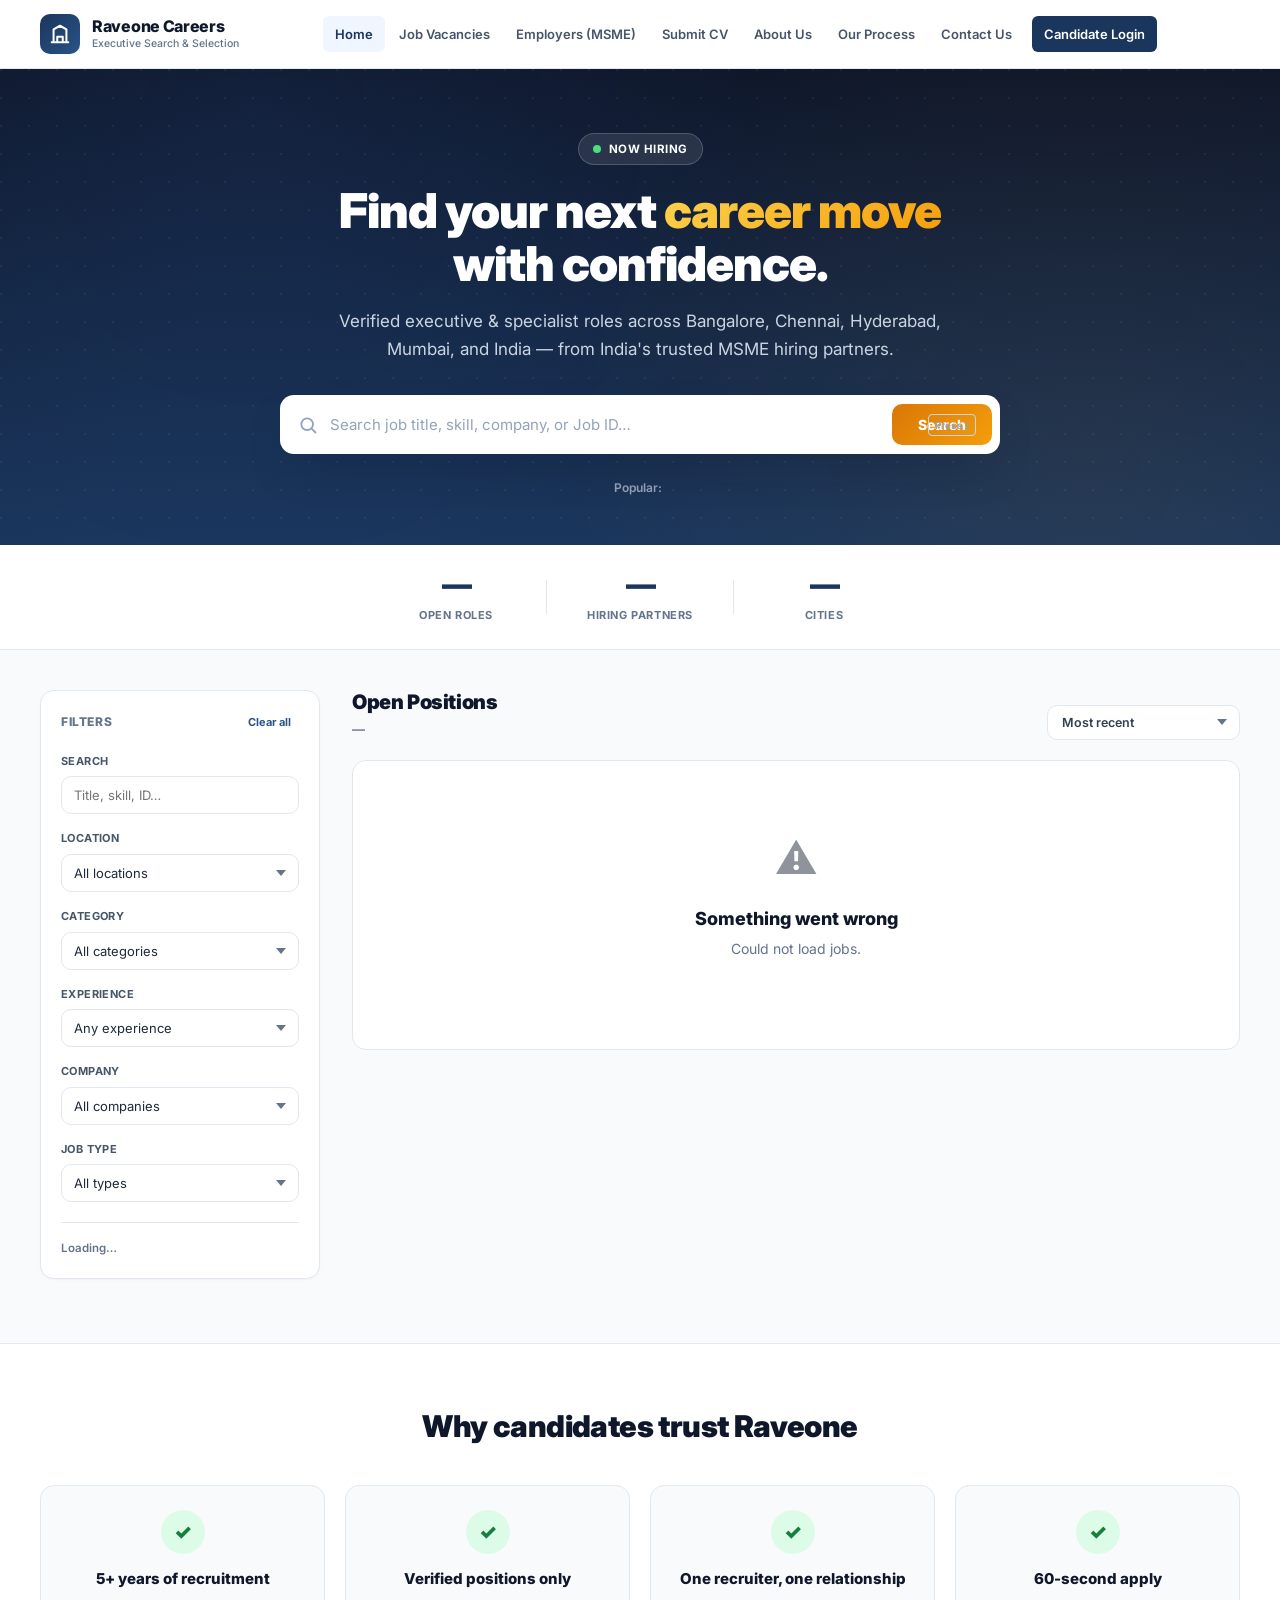
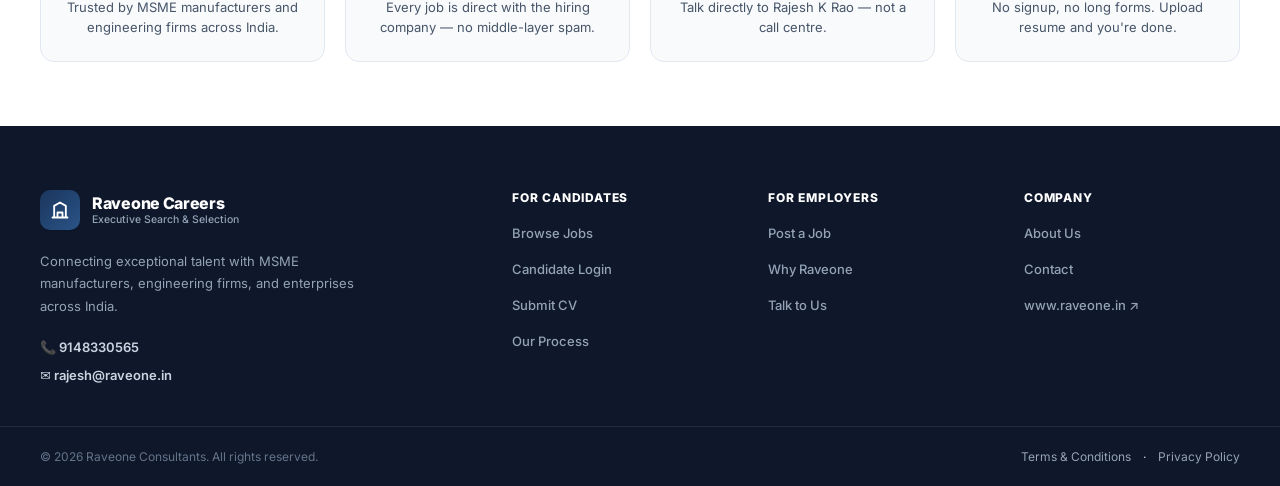
<file: index.html>
<!DOCTYPE html>
<html lang="en">
<head>
  <base target="_top">
  <meta charset="UTF-8">
  <meta name="viewport" content="width=device-width, initial-scale=1.0">
  <meta name="theme-color" content="#1A365D">
  <title>Raveone Careers — Executive & Specialist Jobs in India</title>
  <meta name="description" content="Browse 100+ executive, engineering, and specialist job openings across Bangalore, Chennai, Hyderabad, Mumbai, and India.">
  <link rel="canonical" href="https://careers.raveone.in/">
  <meta property="og:type" content="website">
  <meta property="og:title" content="Raveone Careers — Executive & Specialist Jobs in India">
  <meta property="og:description" content="Browse verified job openings. Apply in 60 seconds.">
  <meta property="og:url" content="https://careers.raveone.in/">
  <meta property="og:site_name" content="Raveone Careers">
  <meta property="og:image" content="https://careers.raveone.in/assets/og-image.png">
  <meta name="twitter:card" content="summary_large_image">
  <link rel="icon" href="data:image/svg+xml,%3Csvg xmlns='http://www.w3.org/2000/svg' viewBox='0 0 24 24' fill='%231A365D'%3E%3Cpath d='M3 21h18M5 21V7l7-4 7 4v14M9 21v-6h6v6' stroke='white' stroke-width='2'/%3E%3C/svg%3E">
  <link rel="preconnect" href="https://fonts.googleapis.com">
  <link rel="preconnect" href="https://fonts.gstatic.com" crossorigin>
  <link href="https://fonts.googleapis.com/css2?family=Inter:wght@400;500;600;700;800;900&display=swap" rel="stylesheet">
  <link rel="stylesheet" href="style.css">
  <style>
    body { margin: 0; font-family: 'Inter', system-ui, sans-serif; background: #F8FAFC; color: #1E293B; -webkit-font-smoothing: antialiased; }
    .hero { min-height: 380px; }
    #jobsGrid:empty::after { content: ''; display: block; height: 400px; }
    .search-hint { position: absolute; right: 24px; top: 50%; transform: translateY(-50%); font-size: 10px; font-weight: 700; color: #94A3B8; border: 1px solid #CBD5E1; border-radius: 4px; padding: 2px 6px; pointer-events: none; }
    @media (max-width: 640px) { .search-hint { display: none; } }
  </style>
  <script type="application/ld+json">
  {"@context":"https://schema.org","@type":"Organization","name":"Raveone Consultants","url":"https://www.raveone.in","logo":"https://careers.raveone.in/assets/logo.png","contactPoint":{"@type":"ContactPoint","telephone":"+91-9148330565","contactType":"Recruitment","areaServed":"IN","availableLanguage":["English","Hindi","Kannada"]},"sameAs":["https://www.raveone.in"]}
  </script>
</head>
<body>

<header class="site-header" id="siteHeader">
  <div class="container header-inner">
    <a href="index.html" class="brand" aria-label="Raveone Careers — Home">
      <span class="brand-mark" aria-hidden="true">
        <svg width="22" height="22" viewBox="0 0 24 24" fill="none" stroke="white" stroke-width="2.2" stroke-linecap="round" stroke-linejoin="round"><path d="M3 21h18M5 21V7l7-4 7 4v14M9 21v-6h6v6"/></svg>
      </span>
      <span class="brand-text">
        <span class="brand-title">Raveone Careers</span>
        <span class="brand-sub">Executive Search &amp; Selection</span>
      </span>
    </a>
    <nav class="main-nav" id="mainNav" aria-label="Main navigation">
      <a href="index.html" class="nav-link active">Home</a>
      <a href="index.html#jobs" class="nav-link">Job Vacancies</a>
      <a href="pages.html?page=employers" class="nav-link">Employers (MSME)</a>
      <a href="pages.html?page=submit-cv" class="nav-link">Submit CV</a>
      <a href="pages.html?page=about" class="nav-link">About Us</a>
      <a href="pages.html?page=process" class="nav-link">Our Process</a>
      <a href="pages.html?page=contact" class="nav-link">Contact Us</a>
      <a href="portal-login.html" class="nav-link nav-link-cta" style="background:#1A365D;color:#fff;margin-left:6px;">Candidate Login</a>
    </nav>
    <div class="header-actions">
      <button class="mobile-toggle" id="mobileToggle" aria-label="Open menu" aria-expanded="false">
        <span></span><span></span><span></span>
      </button>
    </div>
  </div>
</header>

<section class="hero" id="homeView">
  <div class="container hero-inner">
    <div class="hero-badge"><span class="pulse-dot" aria-hidden="true"></span>Now Hiring</div>
    <h1 class="hero-title">Find your next <span class="hero-highlight">career move</span><br>with confidence.</h1>
    <p class="hero-subtitle">Verified executive &amp; specialist roles across Bangalore, Chennai, Hyderabad, Mumbai, and India — from India's trusted MSME hiring partners.</p>

    <form class="search-bar" id="searchForm" role="search" autocomplete="off" style="position:relative;">
      <span class="search-icon" aria-hidden="true">
        <svg width="20" height="20" viewBox="0 0 24 24" fill="none" stroke="currentColor" stroke-width="2.2" stroke-linecap="round" stroke-linejoin="round"><circle cx="11" cy="11" r="7"/><path d="m21 21-4.35-4.35"/></svg>
      </span>
      <input type="text" id="heroSearch" class="search-input" placeholder="Search job title, skill, company, or Job ID…" aria-label="Search jobs">
      <span class="search-hint">Press /</span>
      <button type="submit" class="search-btn" aria-label="Search">Search</button>
    </form>

    <div class="popular-tags" id="popularTags" aria-label="Popular categories">
      <span class="popular-label">Popular:</span>
    </div>
  </div>
</section>

<section class="stats-strip">
  <div class="container stats-inner">
    <div class="stat-card"><div class="stat-value" id="statJobs">—</div><div class="stat-label">Open Roles</div></div>
    <div class="stat-divider" aria-hidden="true"></div>
    <div class="stat-card"><div class="stat-value" id="statClients">—</div><div class="stat-label">Hiring Partners</div></div>
    <div class="stat-divider" aria-hidden="true"></div>
    <div class="stat-card"><div class="stat-value" id="statCities">—</div><div class="stat-label">Cities</div></div>
  </div>
</section>

<main class="board" id="jobs">
  <div class="container board-grid">
    <aside class="filters" aria-label="Job filters">
      <div class="filters-card">
        <div class="filters-head">
          <h3 class="filters-title">Filters</h3>
          <button class="clear-filters" id="clearFilters" type="button">Clear all</button>
        </div>
        <div class="filter-group"><label class="filter-label" for="filterSearch">Search</label><input type="text" id="filterSearch" class="filter-input" placeholder="Title, skill, ID…"></div>
        <div class="filter-group"><label class="filter-label" for="filterLocation">Location</label><select id="filterLocation" class="filter-input"><option value="">All locations</option></select></div>
        <div class="filter-group"><label class="filter-label" for="filterCategory">Category</label><select id="filterCategory" class="filter-input"><option value="">All categories</option></select></div>
        <div class="filter-group"><label class="filter-label" for="filterExp">Experience</label>
          <select id="filterExp" class="filter-input">
            <option value="">Any experience</option>
            <option value="0-2">0–2 years</option>
            <option value="2-5">2–5 years</option>
            <option value="5-10">5–10 years</option>
            <option value="10+">10+ years</option>
          </select>
        </div>
        <div class="filter-group"><label class="filter-label" for="filterCompany">Company</label><select id="filterCompany" class="filter-input"><option value="">All companies</option></select></div>
        <div class="filter-group"><label class="filter-label" for="filterType">Job Type</label>
          <select id="filterType" class="filter-input">
            <option value="">All types</option>
            <option value="Full-Time">Full-Time</option>
            <option value="Part-Time">Part-Time</option>
            <option value="Contract">Contract</option>
            <option value="Intern">Intern</option>
          </select>
        </div>
        <div class="filter-info" id="filterInfo">Loading…</div>
      </div>
      <button class="mobile-filter-btn" id="mobileFilterBtn" type="button" aria-label="Open filters">
        <svg width="16" height="16" viewBox="0 0 24 24" fill="none" stroke="currentColor" stroke-width="2.5" stroke-linecap="round" stroke-linejoin="round"><path d="M22 3H2l8 9.46V19l4 2v-8.54L22 3z"/></svg>
        Filters
      </button>
    </aside>

    <section class="listings" aria-label="Job listings">
      <div id="recentlyViewed" style="display:none;margin-bottom:24px;"></div>

      <div id="activeFiltersBar" class="active-filters-bar"></div>

      <div class="listings-head">
        <div>
          <h2 class="listings-title">Open Positions</h2>
          <p class="listings-count" id="listCount">—</p>
        </div>
        <div class="sort-wrap">
          <label for="sortSelect" class="sr-only">Sort by</label>
          <select id="sortSelect" class="sort-select">
            <option value="recent">Most recent</option>
            <option value="salary-high">Salary: High → Low</option>
            <option value="exp-low">Experience: Low → High</option>
            <option value="relevant">Relevance</option>
          </select>
        </div>
      </div>

      <div class="skeleton-grid" id="skeletonGrid" aria-hidden="true">
        <div class="skeleton-card"></div>
        <div class="skeleton-card"></div>
        <div class="skeleton-card"></div>
        <div class="skeleton-card"></div>
      </div>

      <div class="jobs-grid" id="jobsGrid"></div>

      <div class="empty-state" id="emptyState" hidden>
        <div class="empty-icon" aria-hidden="true">🔍</div>
        <h3 class="empty-title">No jobs match your filters</h3>
        <p class="empty-text">Try clearing a filter or broadening your search.</p>
        <button class="btn-primary" id="emptyClear">Clear all filters</button>
      </div>

      <div class="load-more-wrap" id="loadMoreWrap" hidden>
        <button class="btn-outline" id="loadMoreBtn">Load more</button>
      </div>
    </section>
  </div>
</main>

<section class="trust-section">
  <div class="container">
    <h2 class="section-title">Why candidates trust Raveone</h2>
    <div class="trust-grid">
      <div class="trust-card"><div class="trust-icon">✓</div><h3>5+ years of recruitment</h3><p>Trusted by MSME manufacturers and engineering firms across India.</p></div>
      <div class="trust-card"><div class="trust-icon">✓</div><h3>Verified positions only</h3><p>Every job is direct with the hiring company — no middle-layer spam.</p></div>
      <div class="trust-card"><div class="trust-icon">✓</div><h3>One recruiter, one relationship</h3><p>Talk directly to Rajesh K Rao — not a call centre.</p></div>
      <div class="trust-card"><div class="trust-icon">✓</div><h3>60-second apply</h3><p>No signup, no long forms. Upload resume and you're done.</p></div>
    </div>
  </div>
</section>

<footer class="site-footer">
  <div class="container footer-grid">
    <div class="footer-col footer-brand">
      <div class="brand brand-footer">
        <span class="brand-mark" aria-hidden="true"><svg width="20" height="20" viewBox="0 0 24 24" fill="none" stroke="white" stroke-width="2.2" stroke-linecap="round" stroke-linejoin="round"><path d="M3 21h18M5 21V7l7-4 7 4v14M9 21v-6h6v6"/></svg></span>
        <span class="brand-text"><span class="brand-title">Raveone Careers</span><span class="brand-sub">Executive Search &amp; Selection</span></span>
      </div>
      <p class="footer-blurb">Connecting exceptional talent with MSME manufacturers, engineering firms, and enterprises across India.</p>
      <div class="footer-contact">
        <a href="tel:+919148330565">📞 9148330565</a>
        <a href="mailto:rajesh@raveone.in">✉️ rajesh@raveone.in</a>
      </div>
    </div>
    <div class="footer-col"><h4 class="footer-heading">For Candidates</h4><ul class="footer-list">
      <li><a href="index.html#jobs">Browse Jobs</a></li>
      <li><a href="portal-login.html">Candidate Login</a></li>
      <li><a href="pages.html?page=submit-cv">Submit CV</a></li>
      <li><a href="pages.html?page=process">Our Process</a></li>
    </ul></div>
    <div class="footer-col"><h4 class="footer-heading">For Employers</h4><ul class="footer-list">
      <li><a href="pages.html?page=employers">Post a Job</a></li>
      <li><a href="pages.html?page=employers">Why Raveone</a></li>
      <li><a href="pages.html?page=contact">Talk to Us</a></li>
    </ul></div>
    <div class="footer-col"><h4 class="footer-heading">Company</h4><ul class="footer-list">
      <li><a href="pages.html?page=about">About Us</a></li>
      <li><a href="pages.html?page=contact">Contact</a></li>
      <li><a href="https://www.raveone.in" target="_blank" rel="noopener">www.raveone.in ↗</a></li>
    </ul></div>
  </div>
  <div class="footer-bottom">
    <div class="container footer-bottom-inner">
      <p class="footer-copy">© <span id="footerYear"></span> Raveone Consultants. All rights reserved.</p>
      <div class="footer-legal">
        <a href="pages.html?page=terms">Terms &amp; Conditions</a>
        <span aria-hidden="true">·</span>
        <a href="pages.html?page=privacy">Privacy Policy</a>
      </div>
    </div>
  </div>
</footer>

<div class="sheet-backdrop" id="sheetBackdrop" hidden></div>
<script src="app.js" defer></script>
</body>
</html>
</file>
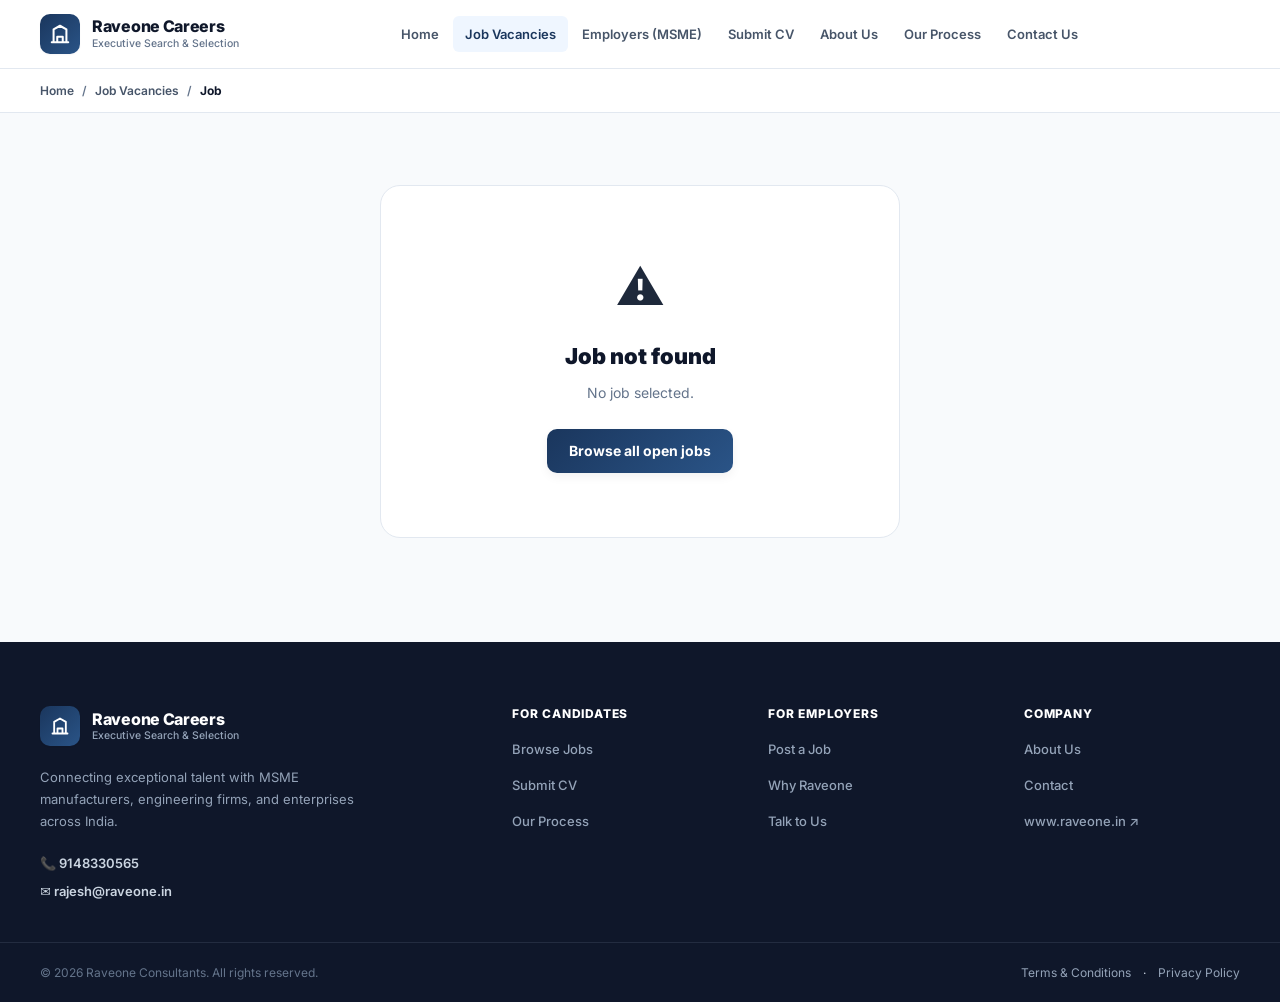
<file: job.html>
<!DOCTYPE html>
<html lang="en">
<head>
  <base target="_top">
  <meta charset="UTF-8">
  <meta name="viewport" content="width=device-width, initial-scale=1.0">
  <meta name="theme-color" content="#1A365D">

  <!-- ============ Dynamic SEO (populated by JS) ============ -->
  <title id="pageTitle">Job Details — Raveone Careers</title>
  <meta id="metaDescription" name="description" content="View full job details, responsibilities, requirements, and apply in 60 seconds.">
  <meta id="metaKeywords" name="keywords" content="jobs, careers, hiring, Raveone">
  <link id="canonicalLink" rel="canonical" href="https://careers.raveone.in/job.html">

  <!-- ============ Open Graph (populated by JS) ============ -->
  <meta id="ogTitle" property="og:type" content="article">
  <meta id="ogTitleMeta" property="og:title" content="Job Details — Raveone Careers">
  <meta id="ogDescription" property="og:description" content="Apply in 60 seconds. Verified role from MSME hiring partner.">
  <meta id="ogUrl" property="og:url" content="https://careers.raveone.in/job.html">
  <meta property="og:site_name" content="Raveone Careers">
  <meta id="ogImage" property="og:image" content="https://careers.raveone.in/assets/og-image.png">

  <!-- ============ Twitter ============ -->
  <meta name="twitter:card" content="summary_large_image">
  <meta id="twTitle" name="twitter:title" content="Job Details — Raveone Careers">
  <meta id="twDescription" name="twitter:description" content="Apply in 60 seconds. Verified role.">
  <meta id="twImage" name="twitter:image" content="https://careers.raveone.in/assets/og-image.png">

  <!-- ============ Favicon ============ -->
  <link rel="icon" href="data:image/svg+xml,%3Csvg xmlns='http://www.w3.org/2000/svg' viewBox='0 0 24 24' fill='%231A365D'%3E%3Cpath d='M3 21h18M5 21V7l7-4 7 4v14M9 21v-6h6v6' stroke='white' stroke-width='2'/%3E%3C/svg%3E">
  <link rel="apple-touch-icon" href="assets/logo-192.png">

  <!-- ============ Fonts ============ -->
  <link rel="preconnect" href="https://fonts.googleapis.com">
  <link rel="preconnect" href="https://fonts.gstatic.com" crossorigin>
  <link rel="preload" as="style" href="https://fonts.googleapis.com/css2?family=Inter:wght@400;500;600;700;800;900&display=swap">
  <link rel="stylesheet" href="https://fonts.googleapis.com/css2?family=Inter:wght@400;500;600;700;800;900&display=swap">

  <!-- ============ Styles ============ -->
  <link rel="stylesheet" href="style.css">

  <!-- ============ Critical above-fold ============ -->
  <style>
    body { margin: 0; font-family: 'Inter', system-ui, sans-serif; background: #F8FAFC; color: #1E293B; -webkit-font-smoothing: antialiased; }
    #jobSchemaContainer { display: none; }
    .loading-shimmer { background: linear-gradient(90deg, #f1f5f9 25%, #e2e8f0 50%, #f1f5f9 75%); background-size: 200% 100%; animation: shimmer 1.5s infinite; }
    @keyframes shimmer { 0% { background-position: 200% 0; } 100% { background-position: -200% 0; } }
  </style>

  <!-- ============ Google Jobs Schema injected here at runtime ============ -->
  <div id="jobSchemaContainer"></div>
</head>

<body>

<!-- ==========================================================================
     HEADER (same as index.html)
     ========================================================================== -->
<header class="site-header" id="siteHeader">
  <div class="container header-inner">

    <a href="index.html" class="brand" aria-label="Raveone Careers — Home">
      <span class="brand-mark" aria-hidden="true">
        <svg width="22" height="22" viewBox="0 0 24 24" fill="none" stroke="white"
             stroke-width="2.2" stroke-linecap="round" stroke-linejoin="round">
          <path d="M3 21h18M5 21V7l7-4 7 4v14M9 21v-6h6v6"/>
        </svg>
      </span>
      <span class="brand-text">
        <span class="brand-title">Raveone Careers</span>
        <span class="brand-sub">Executive Search &amp; Selection</span>
      </span>
    </a>

    <nav class="main-nav" id="mainNav" aria-label="Main navigation">
      <a href="index.html" class="nav-link">Home</a>
      <a href="index.html#jobs" class="nav-link active">Job Vacancies</a>
      <a href="pages.html?page=employers" class="nav-link">Employers (MSME)</a>
      <a href="pages.html?page=submit-cv" class="nav-link">Submit CV</a>
      <a href="pages.html?page=about" class="nav-link">About Us</a>
      <a href="pages.html?page=process" class="nav-link">Our Process</a>
      <a href="pages.html?page=contact" class="nav-link">Contact Us</a>
    </nav>

   <div class="header-actions">
  <button class="mobile-toggle" id="mobileToggle" aria-label="Open menu" aria-expanded="false">
    <span></span><span></span><span></span>
  </button>
</div>

  </div>
</header>

<!-- ==========================================================================
     BREADCRUMB
     ========================================================================== -->
<nav class="breadcrumb" aria-label="Breadcrumb">
  <div class="container breadcrumb-inner">
    <a href="index.html">Home</a>
    <span aria-hidden="true">/</span>
    <a href="index.html#jobs">Job Vacancies</a>
    <span aria-hidden="true">/</span>
    <span id="crumbCurrent" class="breadcrumb-current">Job</span>
  </div>
</nav>

<!-- ==========================================================================
     MAIN CONTENT
     ========================================================================== -->
<main class="job-detail" id="jobDetail">

  <!-- ---------- LOADING SKELETON ---------- -->
  <div class="container" id="jobLoading">
    <div class="loading-header loading-shimmer"></div>
    <div class="loading-meta loading-shimmer"></div>
    <div class="loading-body loading-shimmer"></div>
    <div class="loading-body loading-shimmer"></div>
    <div class="loading-body loading-shimmer"></div>
  </div>

  <!-- ---------- ERROR STATE ---------- -->
  <div class="container" id="jobError" hidden>
    <div class="error-card">
      <div class="error-icon">⚠️</div>
      <h2 class="error-title">Job not found</h2>
      <p class="error-text" id="errorMessage">This job may have been filled or removed.</p>
      <a href="index.html#jobs" class="btn-primary">Browse all open jobs</a>
    </div>
  </div>

  <!-- ---------- REAL CONTENT ---------- -->
  <div class="container job-grid" id="jobContent" hidden>

    <!-- ============ LEFT: JOB INFO ============ -->
    <article class="job-main">

      <!-- Hero card -->
      <header class="job-hero">
        <div class="job-hero-bg" aria-hidden="true"></div>
        <div class="job-hero-content">

          <div class="job-chips">
            <span class="chip chip-navy" id="jobIdChip">—</span>
            <span class="chip chip-green" id="jobTypeChip">Full-Time</span>
            <span class="chip chip-amber" id="jobUrgentChip" hidden>🔥 Urgent</span>
            <span class="chip chip-blue" id="jobPositionsChip" hidden>— openings</span>
            <span class="chip chip-purple" id="jobRemoteChip" hidden>🌐 Remote</span>
          </div>

          <h1 class="job-title" id="jobTitle">Loading…</h1>

          <p class="job-subtitle" id="jobSubtitle">
            <span class="job-company" id="jobCompany">—</span>
            <span class="dot" aria-hidden="true">•</span>
            <span id="jobLocationTop">—</span>
            <span class="dot" id="jobIndustryDot" aria-hidden="true" hidden>•</span>
            <span id="jobIndustryTop"></span>
          </p>

          <div class="job-quick-meta">
            <div class="quick-meta-item">
              <div class="quick-meta-label">💰 Salary</div>
              <div class="quick-meta-value" id="jobSalary">—</div>
            </div>
            <div class="quick-meta-item">
              <div class="quick-meta-label">🧭 Experience</div>
              <div class="quick-meta-value" id="jobExp">—</div>
            </div>
            <div class="quick-meta-item">
              <div class="quick-meta-label">📍 Location</div>
              <div class="quick-meta-value" id="jobLocationMeta">—</div>
            </div>
            <div class="quick-meta-item">
              <div class="quick-meta-label">🗓 Posted</div>
              <div class="quick-meta-value" id="jobPostedDate">—</div>
            </div>
          </div>

        </div>
      </header>

      <!-- Job description -->
      <section class="job-block" id="blockDescription">
        <h2 class="job-block-title">
          <span class="title-bar"></span>
          Job Description
        </h2>
        <div class="job-rich" id="jobDescription"></div>
      </section>

      <!-- Requirements -->
      <section class="job-block" id="blockRequirements">
        <h2 class="job-block-title">
          <span class="title-bar"></span>
          Requirements
        </h2>
        <div class="job-rich" id="jobRequirements"></div>
      </section>

      <!-- Key Skills -->
      <section class="job-block" id="blockSkills">
        <h2 class="job-block-title">
          <span class="title-bar"></span>
          Key Skills
        </h2>
        <div class="skills-grid" id="jobSkills"></div>
      </section>

      <!-- Education -->
      <section class="job-block" id="blockEducation">
        <h2 class="job-block-title">
          <span class="title-bar"></span>
          Education
        </h2>
        <p class="job-rich" id="jobEducation"></p>
      </section>

      <!-- Benefits -->
      <section class="job-block" id="blockBenefits">
        <h2 class="job-block-title">
          <span class="title-bar"></span>
          Benefits &amp; Perks
        </h2>
        <div class="benefits-grid" id="jobBenefits"></div>
      </section>

      <!-- Industry -->
      <section class="job-block" id="blockIndustry">
        <h2 class="job-block-title">
          <span class="title-bar"></span>
          Industry
        </h2>
        <p class="job-rich" id="jobIndustry"></p>
      </section>

      <!-- About the Company -->
      <section class="job-block" id="blockCompany">
        <h2 class="job-block-title">
          <span class="title-bar"></span>
          About the Company
        </h2>
        <div class="company-card" id="companyCard">
          <div class="company-logo" id="companyLogo" aria-hidden="true">🏢</div>
          <div class="company-info">
            <h3 class="company-name" id="companyName">—</h3>
            <p class="company-address" id="companyAddress"></p>
            <a class="company-link" id="companyWebsite" href="#" target="_blank" rel="noopener">
              🌐 Visit website ↗
            </a>
          </div>
        </div>
      </section>

      <!-- Apply deadline (if set) -->
      <section class="job-block job-deadline" id="blockDeadline" hidden>
        <div class="deadline-banner">
          <span class="deadline-icon">⏰</span>
          <span>Apply before <strong id="jobDeadline">—</strong></span>
        </div>
      </section>

      <!-- Similar jobs -->
      <section class="job-block" id="blockSimilar">
        <h2 class="job-block-title">
          <span class="title-bar"></span>
          Similar Jobs
        </h2>
        <div class="similar-grid" id="similarJobs"></div>
      </section>

    </article>

    <!-- ============ RIGHT: APPLY FORM ============ -->
    <aside class="job-sidebar" id="applySidebar">

      <!-- Sticky action card -->
      <div class="apply-card">

        <div class="apply-card-head">
          <div class="apply-card-label">Ready to apply?</div>
          <div class="apply-card-title">Join this opportunity</div>
          <div class="apply-card-sub" id="applyCardSub">
            Verified role · Direct with hiring company
          </div>
        </div>

        <!-- Save + Share row -->
        <div class="apply-actions">
          <button class="action-btn" id="saveBtn" type="button" aria-label="Save this job">
            <svg width="16" height="16" viewBox="0 0 24 24" fill="none" stroke="currentColor"
                 stroke-width="2" stroke-linecap="round" stroke-linejoin="round">
              <path d="M19 21l-7-5-7 5V5a2 2 0 0 1 2-2h10a2 2 0 0 1 2 2z"/>
            </svg>
            <span id="saveBtnText">Save</span>
          </button>
          <button class="action-btn" id="shareBtn" type="button" aria-label="Share this job">
            <svg width="16" height="16" viewBox="0 0 24 24" fill="none" stroke="currentColor"
                 stroke-width="2" stroke-linecap="round" stroke-linejoin="round">
              <circle cx="18" cy="5" r="3"/><circle cx="6" cy="12" r="3"/>
              <circle cx="18" cy="19" r="3"/><path d="m8.6 13.5 6.8 4M15.4 6.5l-6.8 4"/>
            </svg>
            Share
          </button>
          <button class="action-btn" id="copyLinkBtn" type="button" aria-label="Copy link">
            <svg width="16" height="16" viewBox="0 0 24 24" fill="none" stroke="currentColor"
                 stroke-width="2" stroke-linecap="round" stroke-linejoin="round">
              <rect x="9" y="9" width="13" height="13" rx="2"/>
              <path d="M5 15H4a2 2 0 0 1-2-2V4a2 2 0 0 1 2-2h9a2 2 0 0 1 2 2v1"/>
            </svg>
            Link
          </button>
        </div>

        <!-- Apply form -->
        <form id="applyForm" class="apply-form" novalidate>

          <div class="form-row form-row-2">
            <div class="form-field">
              <label class="form-label" for="fName">Full Name <span class="req">*</span></label>
              <input id="fName" name="fName" type="text" class="form-input"
                     autocomplete="name" required minlength="2">
            </div>
            <div class="form-field">
              <label class="form-label" for="fPhone">Phone <span class="req">*</span></label>
              <input id="fPhone" name="fPhone" type="tel" class="form-input"
                     autocomplete="tel" required inputmode="numeric" maxlength="15"
                     placeholder="10 digits">
            </div>
          </div>

          <div class="form-field">
            <label class="form-label" for="fEmail">Email <span class="req">*</span></label>
            <input id="fEmail" name="fEmail" type="email" class="form-input"
                   autocomplete="email" required>
          </div>

          <div class="form-row form-row-2">
            <div class="form-field">
              <label class="form-label" for="fLocation">Current Location</label>
              <input id="fLocation" name="fLocation" type="text" class="form-input"
                     autocomplete="address-level2" placeholder="City">
            </div>
            <div class="form-field">
              <label class="form-label" for="fEducation">Education</label>
              <input id="fEducation" name="fEducation" type="text" class="form-input"
                     placeholder="e.g. B.E. Mechanical">
            </div>
          </div>

          <div class="form-row form-row-2">
            <div class="form-field">
              <label class="form-label" for="fTotalExp">Total Experience <span class="req">*</span></label>
              <input id="fTotalExp" name="fTotalExp" type="text" class="form-input"
                     required placeholder="e.g. 4 years">
            </div>
            <div class="form-field">
              <label class="form-label" for="fRelExp">Relevant Experience</label>
              <input id="fRelExp" name="fRelExp" type="text" class="form-input"
                     placeholder="e.g. 3 years">
            </div>
          </div>

          <div class="form-row form-row-2">
            <div class="form-field">
              <label class="form-label" for="fCurrentCtc">Current CTC</label>
              <input id="fCurrentCtc" name="fCurrentCtc" type="text" class="form-input"
                     placeholder="e.g. 3 LPA">
            </div>
            <div class="form-field">
              <label class="form-label" for="fExpectedCtc">Expected CTC</label>
              <input id="fExpectedCtc" name="fExpectedCtc" type="text" class="form-input"
                     placeholder="e.g. 5 LPA">
            </div>
          </div>

          <div class="form-field">
            <label class="form-label" for="fNotice">Notice Period <span class="req">*</span></label>
            <input id="fNotice" name="fNotice" type="text" class="form-input"
                   required placeholder="e.g. 30 days / Immediate">
          </div>

          <div class="form-field">
            <label class="form-label" for="fReason">Reason for Leaving</label>
            <textarea id="fReason" name="fReason" class="form-input form-textarea"
                      rows="2" placeholder="Optional"></textarea>
          </div>

          <!-- Resume upload -->
          <div class="form-field">
            <label class="form-label">Resume Upload <span class="req">*</span></label>
            <label class="upload-zone" for="fResume" id="uploadZone">
              <input id="fResume" name="fResume" type="file" class="upload-input"
                     accept=".pdf,.doc,.docx,.jpg,.jpeg,.png" required>
              <div class="upload-icon" aria-hidden="true">
                <svg width="28" height="28" viewBox="0 0 24 24" fill="none" stroke="currentColor"
                     stroke-width="1.8" stroke-linecap="round" stroke-linejoin="round">
                  <path d="M21 15v4a2 2 0 0 1-2 2H5a2 2 0 0 1-2-2v-4"/>
                  <polyline points="17 8 12 3 7 8"/>
                  <line x1="12" y1="3" x2="12" y2="15"/>
                </svg>
              </div>
              <div class="upload-text">
                <span class="upload-title">Choose file or drag &amp; drop</span>
                <span class="upload-sub">PDF, DOC, DOCX, JPG · max 5 MB</span>
              </div>
              <div class="upload-file" id="uploadFileName"></div>
            </label>
          </div>

          <!-- Hidden fields -->
          <input type="hidden" id="fJobId">

          <!-- Submit -->
          <button type="submit" class="btn-apply" id="submitBtn">
            <span class="btn-apply-text">Submit Application</span>
          </button>

          <p class="form-note">
            By submitting, you agree to our
            <a href="pages.html?page=terms" target="_blank" rel="noopener">Terms</a> and
            <a href="pages.html?page=privacy" target="_blank" rel="noopener">Privacy Policy</a>.
          </p>

        </form>

        <!-- Success state -->
        <div class="apply-success" id="applySuccess" hidden>
          <div class="success-icon">✓</div>
          <h3 class="success-title">Application submitted</h3>
          <p class="success-text">
            Reference ID: <strong id="successAppId">—</strong>
          </p>
          <p class="success-note">
            We've sent a confirmation email. Our recruiter will reach out
            within 2–3 working days.
          </p>
          <a href="index.html#jobs" class="btn-primary btn-block">Browse more jobs</a>
        </div>

      </div>
    </aside>

  </div>
</main>

<!-- ==========================================================================
     MOBILE STICKY APPLY BAR
     ========================================================================== -->
<div class="mobile-apply-bar" id="mobileApplyBar" hidden>
  <div class="mobile-apply-info">
    <div class="mobile-apply-title" id="mobileJobTitle">—</div>
    <div class="mobile-apply-sub" id="mobileJobSalary">—</div>
  </div>
  <button class="btn-apply btn-apply-sm" id="mobileApplyBtn">
    Apply Now
  </button>
</div>

<!-- ==========================================================================
     SHARE POPOVER
     ========================================================================== -->
<div class="share-popover" id="sharePopover" hidden>
  <div class="share-popover-head">
    <span>Share this job</span>
    <button class="share-close" id="shareClose" aria-label="Close">×</button>
  </div>
  <a class="share-option" id="shareWhatsapp" href="#" target="_blank" rel="noopener">
    <span class="share-ico" style="background:#25D366">💬</span>
    <span>WhatsApp</span>
  </a>
  <a class="share-option" id="shareEmail" href="#">
    <span class="share-ico" style="background:#1A365D">✉️</span>
    <span>Email</span>
  </a>
  <a class="share-option" id="shareLinkedin" href="#" target="_blank" rel="noopener">
    <span class="share-ico" style="background:#0077B5">in</span>
    <span>LinkedIn</span>
  </a>
  <button class="share-option" id="shareCopy">
    <span class="share-ico" style="background:#64748B">🔗</span>
    <span>Copy link</span>
  </button>
</div>

<!-- ==========================================================================
     FOOTER
     ========================================================================== -->
<footer class="site-footer">
  <div class="container footer-grid">

    <div class="footer-col footer-brand">
      <div class="brand brand-footer">
        <span class="brand-mark" aria-hidden="true">
          <svg width="20" height="20" viewBox="0 0 24 24" fill="none" stroke="white"
               stroke-width="2.2" stroke-linecap="round" stroke-linejoin="round">
            <path d="M3 21h18M5 21V7l7-4 7 4v14M9 21v-6h6v6"/>
          </svg>
        </span>
        <span class="brand-text">
          <span class="brand-title">Raveone Careers</span>
          <span class="brand-sub">Executive Search &amp; Selection</span>
        </span>
      </div>
      <p class="footer-blurb">
        Connecting exceptional talent with MSME manufacturers, engineering firms,
        and enterprises across India.
      </p>
      <div class="footer-contact">
        <a href="tel:+919148330565">📞 9148330565</a>
        <a href="mailto:rajesh@raveone.in">✉️ rajesh@raveone.in</a>
      </div>
    </div>

    <div class="footer-col">
      <h4 class="footer-heading">For Candidates</h4>
      <ul class="footer-list">
        <li><a href="index.html#jobs">Browse Jobs</a></li>
        <li><a href="pages.html?page=submit-cv">Submit CV</a></li>
        <li><a href="pages.html?page=process">Our Process</a></li>
              </ul>
    </div>

    <div class="footer-col">
      <h4 class="footer-heading">For Employers</h4>
      <ul class="footer-list">
        <li><a href="pages.html?page=employers">Post a Job</a></li>
        <li><a href="pages.html?page=employers">Why Raveone</a></li>
        <li><a href="pages.html?page=contact">Talk to Us</a></li>
      </ul>
    </div>

    <div class="footer-col">
      <h4 class="footer-heading">Company</h4>
      <ul class="footer-list">
        <li><a href="pages.html?page=about">About Us</a></li>
        <li><a href="pages.html?page=contact">Contact</a></li>
        <li><a href="https://www.raveone.in" target="_blank" rel="noopener">www.raveone.in ↗</a></li>
      </ul>
    </div>

  </div>

  <div class="footer-bottom">
    <div class="container footer-bottom-inner">
      <p class="footer-copy">
        © <span id="footerYear"></span> Raveone Consultants. All rights reserved.
      </p>
      <div class="footer-legal">
        <a href="pages.html?page=terms">Terms &amp; Conditions</a>
        <span aria-hidden="true">·</span>
        <a href="pages.html?page=privacy">Privacy Policy</a>
      </div>
    </div>
  </div>
</footer>

<!-- ==========================================================================
     SCRIPTS
     ========================================================================== -->
<script src="app.js" defer></script>
<script>
/* ==========================================================================
   JOB DETAIL PAGE — INLINE CONTROLLER
   Runs after app.js loads. Uses global helpers from app.js.
   ========================================================================== */
document.addEventListener('DOMContentLoaded', function () {
  // Prevent index.html's board logic from running on this page
  if (window.__jobDetailInit) return;
  window.__jobDetailInit = true;

  // Set current year
  const y = document.getElementById('footerYear');
  if (y) y.textContent = new Date().getFullYear();

  // Bootstrap
  if (typeof window.initJobDetail === 'function') {
    window.initJobDetail();
  } else {
    // app.js not yet loaded or missing helper — retry shortly
    setTimeout(function () {
      if (typeof window.initJobDetail === 'function') {
        window.initJobDetail();
      } else {
        console.error('app.js is missing initJobDetail() — check file loaded correctly.');
      }
    }, 300);
  }
});
</script>

</body>
</html>
</file>
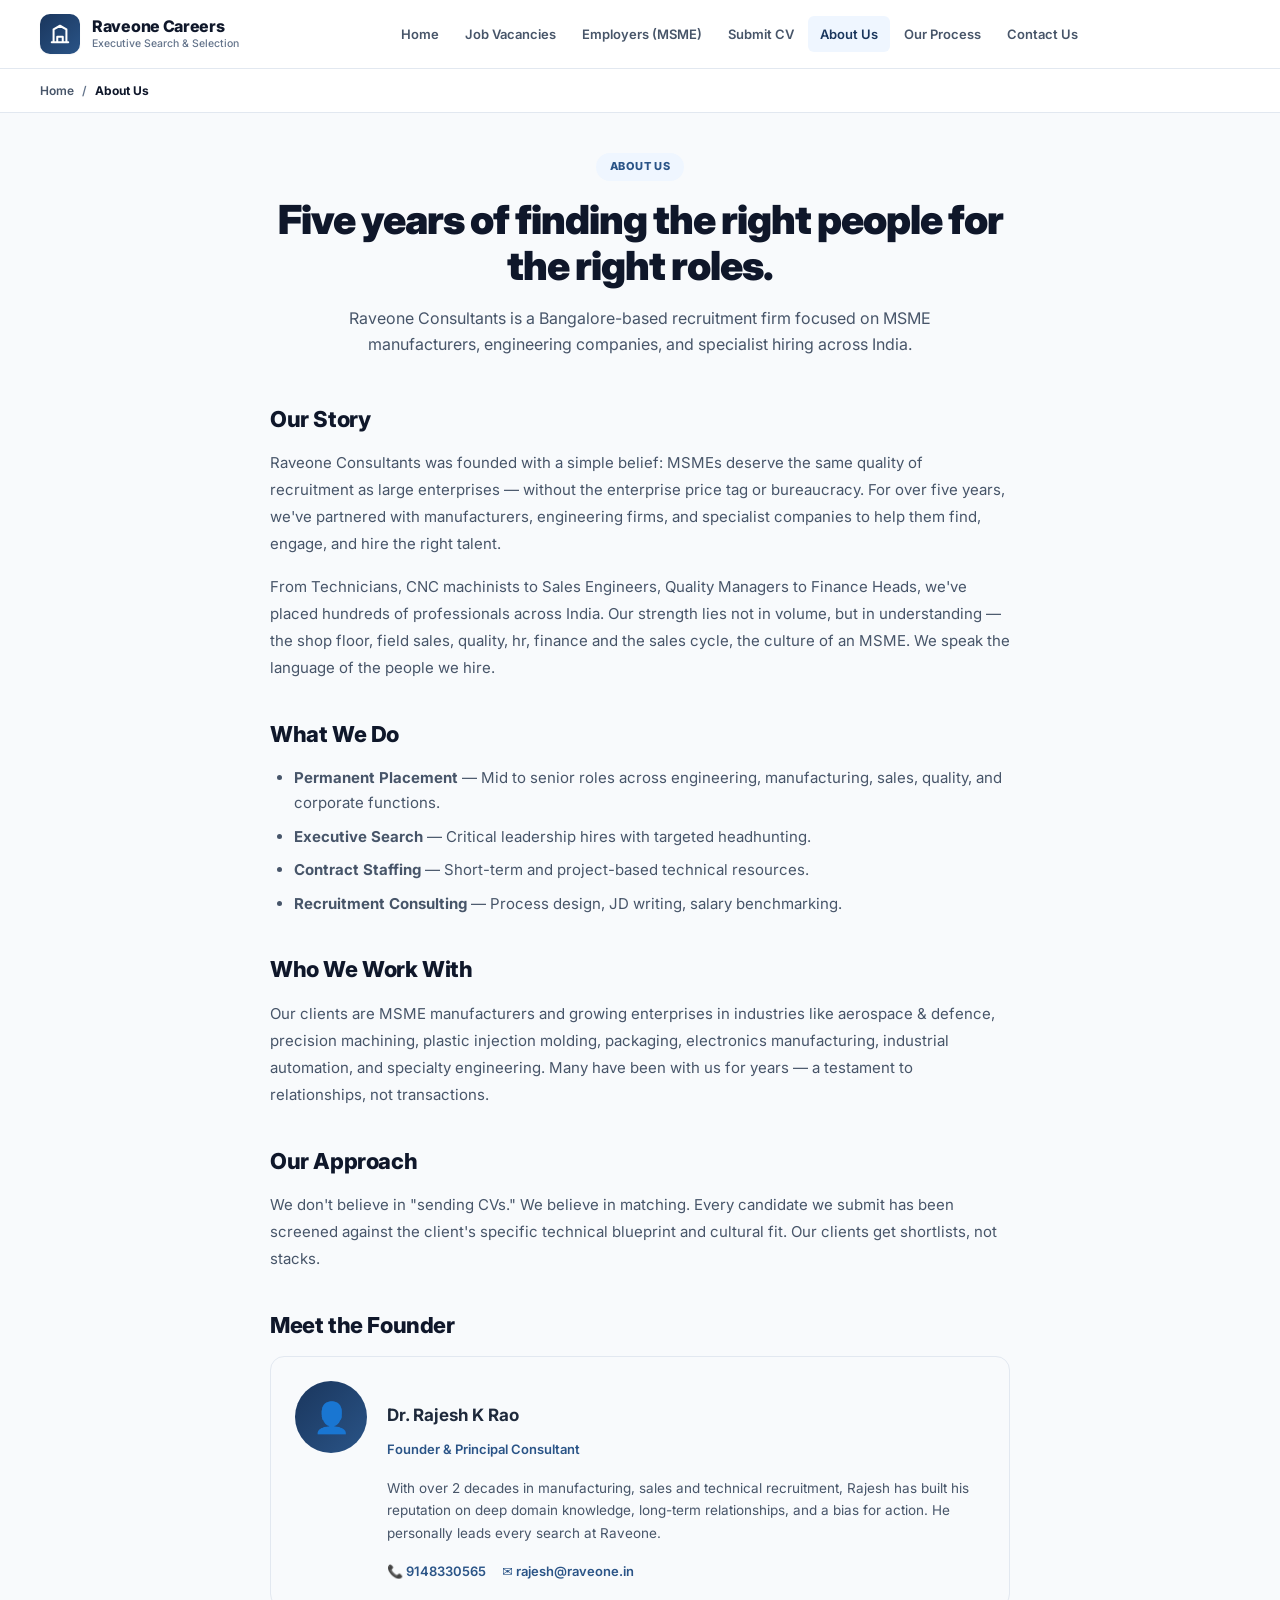
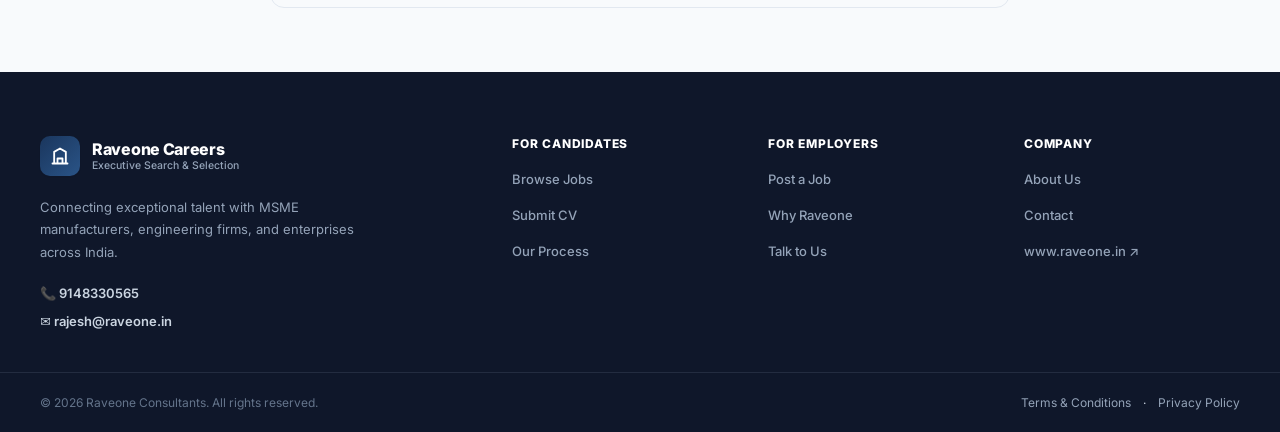
<file: pages.html>
<!DOCTYPE html>
<html lang="en">
<head>
  <base target="_top">
  <meta charset="UTF-8">
  <meta name="viewport" content="width=device-width, initial-scale=1.0">
  <meta name="theme-color" content="#1A365D">

  <title id="pageTitle">Raveone Careers</title>
  <meta id="metaDescription" name="description" content="Raveone Consultants — Executive Search & Selection for MSMEs across India.">
  <link id="canonicalLink" rel="canonical" href="https://careers.raveone.in/">

  <meta property="og:type" content="website">
  <meta id="ogTitleMeta" property="og:title" content="Raveone Careers">
  <meta id="ogDescription" property="og:description" content="Executive Search & Selection for MSMEs across India.">
  <meta property="og:site_name" content="Raveone Careers">
  <meta property="og:image" content="https://careers.raveone.in/assets/og-image.png">

  <link rel="icon" href="data:image/svg+xml,%3Csvg xmlns='http://www.w3.org/2000/svg' viewBox='0 0 24 24' fill='%231A365D'%3E%3Cpath d='M3 21h18M5 21V7l7-4 7 4v14M9 21v-6h6v6' stroke='white' stroke-width='2'/%3E%3C/svg%3E">

  <link rel="preconnect" href="https://fonts.googleapis.com">
  <link rel="preconnect" href="https://fonts.gstatic.com" crossorigin>
  <link rel="preload" as="style" href="https://fonts.googleapis.com/css2?family=Inter:wght@400;500;600;700;800;900&display=swap">
  <link rel="stylesheet" href="https://fonts.googleapis.com/css2?family=Inter:wght@400;500;600;700;800;900&display=swap">

  <link rel="stylesheet" href="style.css">

  <style>
    body { margin: 0; font-family: 'Inter', system-ui, sans-serif; background: #F8FAFC; color: #1E293B; -webkit-font-smoothing: antialiased; }
    #pageContent > section { display: none; }
    #pageContent > section.active { display: block; }
    .legal-rich h2 { margin-top: 28px; font-size: 18px; color: #0F172A; }
    .legal-rich h3 { margin-top: 20px; font-size: 15px; color: #1A365D; }
    .legal-rich p, .legal-rich li { line-height: 1.75; color: #334155; }
    .legal-rich ul { padding-left: 22px; }
    .legal-updated { font-size: 12px; color: #64748B; font-style: italic; }
  </style>
</head>

<body>

<!-- ==========================================================================
     HEADER
     ========================================================================== -->
<header class="site-header" id="siteHeader">
  <div class="container header-inner">

    <a href="index.html" class="brand" aria-label="Raveone Careers — Home">
      <span class="brand-mark" aria-hidden="true">
        <svg width="22" height="22" viewBox="0 0 24 24" fill="none" stroke="white"
             stroke-width="2.2" stroke-linecap="round" stroke-linejoin="round">
          <path d="M3 21h18M5 21V7l7-4 7 4v14M9 21v-6h6v6"/>
        </svg>
      </span>
      <span class="brand-text">
        <span class="brand-title">Raveone Careers</span>
        <span class="brand-sub">Executive Search &amp; Selection</span>
      </span>
    </a>

    <nav class="main-nav" id="mainNav" aria-label="Main navigation">
      <a href="index.html" class="nav-link">Home</a>
      <a href="index.html#jobs" class="nav-link">Job Vacancies</a>
      <a href="pages.html?page=employers" class="nav-link" data-page="employers">Employers (MSME)</a>
      <a href="pages.html?page=submit-cv" class="nav-link" data-page="submit-cv">Submit CV</a>
      <a href="pages.html?page=about" class="nav-link" data-page="about">About Us</a>
      <a href="pages.html?page=process" class="nav-link" data-page="process">Our Process</a>
      <a href="pages.html?page=contact" class="nav-link" data-page="contact">Contact Us</a>
    </nav>

    <div class="header-actions">
      <button class="mobile-toggle" id="mobileToggle" aria-label="Open menu" aria-expanded="false">
        <span></span><span></span><span></span>
      </button>
    </div>

  </div>
</header>

<!-- ==========================================================================
     BREADCRUMB
     ========================================================================== -->
<nav class="breadcrumb" aria-label="Breadcrumb">
  <div class="container breadcrumb-inner">
    <a href="index.html">Home</a>
    <span aria-hidden="true">/</span>
    <span id="crumbCurrent" class="breadcrumb-current">Page</span>
  </div>
</nav>

<!-- ==========================================================================
     PAGE CONTENT
     ========================================================================== -->
<main id="pageContent" class="page-main">

  <!-- ======================================================================
       PAGE 1: ABOUT US
       ====================================================================== -->
  <section id="page-about" class="page-section">
    <div class="container page-narrow">

      <header class="page-header">
        <div class="page-eyebrow">About Us</div>
        <h1 class="page-title"> Five years of finding the right people for the right roles.</h1>
        <p class="page-lead">
          Raveone Consultants is a Bangalore-based recruitment firm focused on
          MSME manufacturers, engineering companies, and specialist hiring across India.
        </p>
      </header>

      <div class="page-rich">
        <h2>Our Story</h2>
        <p>
          Raveone Consultants was founded with a simple belief: MSMEs deserve the same
  quality of recruitment as large enterprises — without the enterprise price tag
  or bureaucracy. For over five years, we've partnered with manufacturers,
  engineering firms, and specialist companies to help them find, engage, and
  hire the right talent.
        </p>
        <p>
          From Technicians, CNC machinists to Sales Engineers, Quality Managers to Finance Heads,
          we've placed hundreds of professionals across India. Our strength lies not in
          volume, but in understanding — the shop floor, field sales, quality, hr, finance and the sales cycle, the culture
          of an MSME. We speak the language of the people we hire.
        </p>

        <h2>What We Do</h2>
        <ul>
          <li><strong>Permanent Placement</strong> — Mid to senior roles across engineering, manufacturing, sales, quality, and corporate functions.</li>
          <li><strong>Executive Search</strong> — Critical leadership hires with targeted headhunting.</li>
          <li><strong>Contract Staffing</strong> — Short-term and project-based technical resources.</li>
          <li><strong>Recruitment Consulting</strong> — Process design, JD writing, salary benchmarking.</li>
        </ul>

        <h2>Who We Work With</h2>
        <p>
          Our clients are MSME manufacturers and growing enterprises in industries like
          aerospace &amp; defence, precision machining, plastic injection molding,
          packaging, electronics manufacturing, industrial automation, and
          specialty engineering. Many have been with us for years — a testament to
          relationships, not transactions.
        </p>

        <h2>Our Approach</h2>
        <p>
          We don't believe in "sending CVs." We believe in matching. Every candidate
          we submit has been screened against the client's specific technical blueprint
          and cultural fit. Our clients get shortlists, not stacks.
        </p>

        <h2>Meet the Founder</h2>
        <div class="founder-card">
          <div class="founder-avatar" aria-hidden="true">👤</div>
          <div class="founder-info">
            <h3 class="founder-name">Dr. Rajesh K Rao</h3>
            <p class="founder-role">Founder &amp; Principal Consultant</p>
            <p class="founder-bio">
              With over 2 decades in manufacturing, sales and technical recruitment, Rajesh has built his
              reputation on deep domain knowledge, long-term relationships, and
              a bias for action. He personally leads every search at Raveone.
            </p>
            <div class="founder-contact">
              <a href="tel:+919148330565">📞 9148330565</a>
              <a href="mailto:rajesh@raveone.in">✉️ rajesh@raveone.in</a>
            </div>
          </div>
        </div>
      </div>

    </div>
  </section>

  <!-- ======================================================================
       PAGE 2: OUR PROCESS
       ====================================================================== -->
  <section id="page-process" class="page-section">
    <div class="container page-narrow">

      <header class="page-header">
        <div class="page-eyebrow">Our Process</div>
        <h1 class="page-title">A proven six-step recruitment process.</h1>
        <p class="page-lead">
          From understanding the role to the candidate joining — every step is designed
          to reduce time-to-hire and improve match quality.
        </p>
      </header>

      <ol class="process-timeline">
        <li class="process-step">
          <div class="process-num">1</div>
          <div class="process-body">
            <h3>Discovery &amp; Role Definition</h3>
            <p>We start with a detailed call with the hiring manager. We document the technical requirements, team structure, cultural fit, and success metrics. If the JD needs refinement, we help.</p>
            <div class="process-meta">⏱ 1–2 days</div>
          </div>
        </li>

        <li class="process-step">
          <div class="process-num">2</div>
          <div class="process-body">
            <h3>Sourcing &amp; Screening</h3>
            <p>We source from Naukri, Shine, PitchNhire, LinkedIn, our internal database, and referrals. Every candidate is pre-screened against the role — no bulk forwarding.</p>
            <div class="process-meta">⏱ 3–5 days</div>
          </div>
        </li>

        <li class="process-step">
          <div class="process-num">3</div>
          <div class="process-body">
            <h3>Shortlist &amp; Submission</h3>
            <p>We submit a curated shortlist of 3–5 candidates with full executive profiles, resume, fit assessment, and availability. You receive ready-to-interview candidates.</p>
            <div class="process-meta">⏱ 1 day after screening</div>
          </div>
        </li>

        <li class="process-step">
          <div class="process-num">4</div>
          <div class="process-body">
            <h3>Interview Coordination</h3>
            <p>We schedule interviews with the candidate, client, and panel. Reminders go out 24 hours and 2 hours before. We stay on top of confirmations and reschedules.</p>
            <div class="process-meta">⏱ Within 2 days of shortlist</div>
          </div>
        </li>

        <li class="process-step">
          <div class="process-num">5</div>
          <div class="process-body">
            <h3>Offer &amp; Negotiation</h3>
            <p>We coordinate offer letters, salary negotiation, and notice period discussions. We keep both sides aligned to close the offer smoothly.</p>
            <div class="process-meta">⏱ 3–7 days</div>
          </div>
        </li>

        <li class="process-step">
          <div class="process-num">6</div>
          <div class="process-body">
            <h3>Joining &amp; Follow-up</h3>
            <p>We follow up until the candidate joins — and beyond. Our post-joining check-ins ensure both candidate and client are satisfied after 30 days.</p>
            <div class="process-meta">⏱ Ongoing</div>
          </div>
        </li>
      </ol>

      <div class="process-guarantee">
        <div class="process-guarantee-icon">✓</div>
        <div>
          <h3>Our Commitment</h3>
          <p>
            <strong>Median time-to-fill: under 20 days.</strong><br>
            If a placed candidate leaves within 90 days, we replace them at no cost.
          </p>
        </div>
      </div>

    </div>
  </section>

  <!-- ======================================================================
       PAGE 3: EMPLOYERS (MSME)
       ====================================================================== -->
  <section id="page-employers" class="page-section">
    <div class="container page-narrow">

      <header class="page-header">
        <div class="page-eyebrow">For Employers</div>
        <h1 class="page-title">Hiring the right talent, without the enterprise price tag.</h1>
        <p class="page-lead">
          We help MSME manufacturers, engineering firms, and specialist companies
          find the people who actually move the business forward.
        </p>
      </header>

      <div class="page-rich">

        <h2>Why MSMEs choose Raveone</h2>
        <div class="benefit-grid">
          <div class="benefit-card">
            <div class="benefit-icon">🎯</div>
            <h3>Technical Screening</h3>
            <p>We understand drawings, machines, and processes. We don't forward CVs — we forward vetted candidates.</p>
          </div>
          <div class="benefit-card">
            <div class="benefit-icon">⚡</div>
            <h3>Speed</h3>
            <p>Median time-to-fill under 20 days. First submission within 5 days of JD.</p>
          </div>
          <div class="benefit-card">
            <div class="benefit-icon">💰</div>
            <h3>MSME-Friendly Pricing</h3>
            <p>Transparent commission. No retainer for most roles. Pay only on successful placement.</p>
          </div>
          <div class="benefit-card">
            <div class="benefit-icon">🔄</div>
            <h3>90-Day Replacement</h3>
            <p>If the candidate leaves within 90 days, we replace them at no additional cost.</p>
          </div>
          <div class="benefit-card">
            <div class="benefit-icon">📞</div>
            <h3>Single Point of Contact</h3>
            <p>You speak to the founder, not a call centre. Fast decisions, zero handoffs.</p>
          </div>
          <div class="benefit-card">
            <div class="benefit-icon">📊</div>
            <h3>Process Transparency</h3>
            <p>Weekly updates on sourcing, submissions, and interviews. You always know where things stand.</p>
          </div>
        </div>

        <h2>Industries We Serve</h2>
        <div class="industry-pills">
          <span class="industry-pill">Aerospace &amp; Defence</span>
          <span class="industry-pill">Precision Machining</span>
          <span class="industry-pill">Plastic Injection Molding</span>
          <span class="industry-pill">Tool &amp; Die Making</span>
          <span class="industry-pill">Packaging &amp; Printing</span>
          <span class="industry-pill">Electronics Manufacturing</span>
          <span class="industry-pill">Industrial Automation</span>
          <span class="industry-pill">Power &amp; Electrical</span>
          <span class="industry-pill">Medical Devices</span>
          <span class="industry-pill">Forgings &amp; Castings</span>
        </div>

        <h2>Roles We Typically Fill</h2>
        <div class="roles-grid">
          <div class="role-col">
            <h4>Engineering &amp; Operations</h4>
            <ul>
              <li>Design Engineers (Mechanical/Electrical)</li>
              <li>Tool &amp; Die Designers</li>
              <li>CNC/VMC Programmers &amp; Operators</li>
              <li>Production Supervisors &amp; Managers</li>
              <li>Quality Engineers &amp; Inspectors</li>
              <li>Maintenance Engineers</li>
            </ul>
          </div>
          <div class="role-col">
            <h4>Sales &amp; Business</h4>
            <ul>
              <li>Area Sales Managers</li>
              <li>Sales Engineers</li>
              <li>Business Development Managers</li>
              <li>Inside Sales &amp; Pre-Sales</li>
              <li>Key Account Managers</li>
              <li>Marketing Executives</li>
            </ul>
          </div>
          <div class="role-col">
            <h4>Corporate Functions</h4>
            <ul>
              <li>HR &amp; Admin Managers</li>
              <li>Finance &amp; Accounts (TDS/GST)</li>
              <li>Regulatory Documentation</li>
              <li>Supply Chain &amp; Planning</li>
              <li>EHS &amp; Safety Officers</li>
              <li>IT &amp; ERP Specialists</li>
            </ul>
          </div>
        </div>

        <h2>Post a Job</h2>
        <p class="page-note">
          Share your requirement and we'll get back within 24 hours. No retainer for most roles.
        </p>

        <form id="employerForm" class="page-form" novalidate>
          <div class="form-row form-row-2">
            <div class="form-field">
              <label class="form-label" for="empCompany">Company Name <span class="req">*</span></label>
              <input id="empCompany" type="text" class="form-input" required>
            </div>
            <div class="form-field">
              <label class="form-label" for="empContact">Your Name <span class="req">*</span></label>
              <input id="empContact" type="text" class="form-input" required>
            </div>
          </div>

          <div class="form-row form-row-2">
            <div class="form-field">
              <label class="form-label" for="empEmail">Email <span class="req">*</span></label>
              <input id="empEmail" type="email" class="form-input" required>
            </div>
            <div class="form-field">
              <label class="form-label" for="empPhone">Phone <span class="req">*</span></label>
              <input id="empPhone" type="tel" class="form-input" required maxlength="15">
            </div>
          </div>

          <div class="form-row form-row-2">
            <div class="form-field">
              <label class="form-label" for="empRole">Role You're Hiring <span class="req">*</span></label>
              <input id="empRole" type="text" class="form-input" required placeholder="e.g. CNC Operator">
            </div>
            <div class="form-field">
              <label class="form-label" for="empLocation">Location <span class="req">*</span></label>
              <input id="empLocation" type="text" class="form-input" required>
            </div>
          </div>

          <div class="form-row form-row-2">
            <div class="form-field">
              <label class="form-label" for="empSalaryMin">Salary Range (Min)</label>
              <input id="empSalaryMin" type="text" class="form-input" placeholder="e.g. 3 LPA">
            </div>
            <div class="form-field">
              <label class="form-label" for="empSalaryMax">Salary Range (Max)</label>
              <input id="empSalaryMax" type="text" class="form-input" placeholder="e.g. 5 LPA">
            </div>
          </div>

          <div class="form-field">
            <label class="form-label" for="empJD">Job Description / Requirements <span class="req">*</span></label>
            <textarea id="empJD" class="form-input form-textarea" rows="5" required
                      placeholder="Paste the JD or list the key responsibilities and requirements."></textarea>
          </div>

          <div class="form-field">
            <label class="form-label" for="empFile">Attach JD (optional PDF/DOC)</label>
            <input id="empFile" type="file" accept=".pdf,.doc,.docx,.txt"
                   class="form-input" style="padding:8px;">
          </div>

          <button type="submit" class="btn-primary" id="empSubmitBtn">
            Send Requirement
          </button>

          <p class="form-note">
            We respond within 24 working hours. For urgent hiring, call
            <a href="tel:+919148330565">9148330565</a>.
          </p>
        </form>

      </div>

    </div>
  </section>

  <!-- ======================================================================
       PAGE 4: SUBMIT CV
       ====================================================================== -->
  <section id="page-submit-cv" class="page-section">
    <div class="container page-narrow">

      <header class="page-header">
        <div class="page-eyebrow">Submit CV</div>
        <h1 class="page-title">Not seeing the right job? Send us your CV anyway.</h1>
        <p class="page-lead">
          Join our talent pool. When a matching role opens, you'll be the first
          to hear from us — often before the job is publicly posted.
        </p>
      </header>

      <div class="page-rich">

        <div class="benefit-grid benefit-grid-3">
          <div class="benefit-card">
            <div class="benefit-icon">🎯</div>
            <h3>Direct to the Recruiter</h3>
            <p>Your CV lands with our founder, not a database.</p>
          </div>
          <div class="benefit-card">
            <div class="benefit-icon">⚡</div>
            <h3>Priority Matching</h3>
            <p>We call talent-pool candidates first when new roles open.</p>
          </div>
          <div class="benefit-card">
            <div class="benefit-icon">🔒</div>
            <h3>Your Privacy Matters</h3>
            <p>We never share your details without your consent.</p>
          </div>
        </div>

        <form id="talentPoolForm" class="page-form" novalidate>
          <div class="form-row form-row-2">
            <div class="form-field">
              <label class="form-label" for="tpName">Full Name <span class="req">*</span></label>
              <input id="tpName" type="text" class="form-input" required>
            </div>
            <div class="form-field">
              <label class="form-label" for="tpPhone">Phone <span class="req">*</span></label>
              <input id="tpPhone" type="tel" class="form-input" required maxlength="15" placeholder="10 digits">
            </div>
          </div>

          <div class="form-field">
            <label class="form-label" for="tpEmail">Email <span class="req">*</span></label>
            <input id="tpEmail" type="email" class="form-input" required>
          </div>

          <div class="form-row form-row-2">
            <div class="form-field">
              <label class="form-label" for="tpLocation">Current Location</label>
              <input id="tpLocation" type="text" class="form-input">
            </div>
            <div class="form-field">
              <label class="form-label" for="tpEducation">Education</label>
              <input id="tpEducation" type="text" class="form-input" placeholder="e.g. B.E. Mechanical">
            </div>
          </div>

          <div class="form-row form-row-2">
            <div class="form-field">
              <label class="form-label" for="tpTotalExp">Total Experience <span class="req">*</span></label>
              <input id="tpTotalExp" type="text" class="form-input" required placeholder="e.g. 4 years">
            </div>
            <div class="form-field">
              <label class="form-label" for="tpCurrentCtc">Current CTC</label>
              <input id="tpCurrentCtc" type="text" class="form-input">
            </div>
          </div>

          <div class="form-row form-row-2">
            <div class="form-field">
              <label class="form-label" for="tpExpectedCtc">Expected CTC</label>
              <input id="tpExpectedCtc" type="text" class="form-input">
            </div>
            <div class="form-field">
              <label class="form-label" for="tpNotice">Notice Period</label>
              <input id="tpNotice" type="text" class="form-input" placeholder="e.g. 30 days">
            </div>
          </div>

          <div class="form-field">
            <label class="form-label" for="tpSkills">Key Skills <span class="req">*</span></label>
            <input id="tpSkills" type="text" class="form-input" required
                   placeholder="e.g. AutoCAD, CNC Programming, GD&T">
          </div>

         <div class="form-field">
  <label class="form-label">Resume Upload <span class="req">*</span></label>
  <label class="upload-zone" for="tpResume" id="tpUploadZone">
    <input id="tpResume" type="file" class="upload-input"
           accept=".pdf,.doc,.docx,.jpg,.jpeg,.png" required>
    <div class="upload-icon" aria-hidden="true">
      <svg width="28" height="28" viewBox="0 0 24 24" fill="none" stroke="currentColor"
           stroke-width="1.8" stroke-linecap="round" stroke-linejoin="round">
        <path d="M21 15v4a2 2 0 0 1-2 2H5a2 2 0 0 1-2-2v-4"/>
        <polyline points="17 8 12 3 7 8"/>
        <line x1="12" y1="3" x2="12" y2="15"/>
      </svg>
    </div>
    <div class="upload-text">
      <span class="upload-title">Choose file or drag &amp; drop</span>
      <span class="upload-sub">PDF, DOC, DOCX · max 5 MB</span>
    </div>
    <div class="upload-file" id="tpFileName"></div>
  </label>
</div>
          <button type="submit" class="btn-primary" id="tpSubmitBtn">
            Join Talent Pool
          </button>

          <p class="form-note">
            By submitting, you agree to our
            <a href="pages.html?page=terms">Terms</a> and
            <a href="pages.html?page=privacy">Privacy Policy</a>.
          </p>
        </form>

        <div class="apply-success" id="tpSuccess" hidden>
          <div class="success-icon">✓</div>
          <h3 class="success-title">Thank you</h3>
          <p class="success-text">Your CV has been added to our talent pool.</p>
          <p class="success-note">
            We'll reach out when a matching role opens. For urgent roles, browse
            <a href="index.html#jobs">current openings</a>.
          </p>
        </div>

      </div>

    </div>
  </section>

  <!-- ======================================================================
       PAGE 5: CONTACT
       ====================================================================== -->
  <section id="page-contact" class="page-section">
    <div class="container page-narrow">

      <header class="page-header">
        <div class="page-eyebrow">Contact Us</div>
        <h1 class="page-title">Let's talk.</h1>
        <p class="page-lead">
          Whether you're hiring, job hunting, or just exploring — reach out.
          We reply within 24 working hours.
        </p>
      </header>

      <div class="contact-grid">

        <div class="contact-card">
          <div class="contact-icon">📞</div>
          <h3>Phone</h3>
          <p><a href="tel:+919148330565">+91 91483 30565</a></p>
          <p class="contact-sub">Mon–Sat · 9 AM – 7 PM IST</p>
        </div>

        <div class="contact-card">
          <div class="contact-icon">💬</div>
          <h3>WhatsApp</h3>
          <p>
            <a href="https://wa.me/919148330565?text=Hi%20Rajesh%2C%20I%20have%20a%20query%20about%20Raveone%20Careers"
               target="_blank" rel="noopener">
              Message on WhatsApp
            </a>
          </p>
          <p class="contact-sub">Quickest response</p>
        </div>

        <div class="contact-card">
          <div class="contact-icon">✉️</div>
          <h3>Email</h3>
          <p><a href="mailto:rajesh@raveone.in">rajesh@raveone.in</a></p>
          <p class="contact-sub">For detailed enquiries</p>
        </div>

        <div class="contact-card">
          <div class="contact-icon">🌐</div>
          <h3>Website</h3>
          <p>
            <a href="https://www.raveone.in" target="_blank" rel="noopener">
              www.raveone.in ↗
            </a>
          </p>
          <p class="contact-sub">Our main site</p>
        </div>

      </div>

      <div class="page-rich contact-form-wrap">
        <h2>Send us a message</h2>
        <form id="contactForm" class="page-form" novalidate>
          <div class="form-row form-row-2">
            <div class="form-field">
              <label class="form-label" for="ctName">Your Name <span class="req">*</span></label>
              <input id="ctName" type="text" class="form-input" required>
            </div>
            <div class="form-field">
              <label class="form-label" for="ctPhone">Phone <span class="req">*</span></label>
              <input id="ctPhone" type="tel" class="form-input" required maxlength="15">
            </div>
          </div>

          <div class="form-field">
            <label class="form-label" for="ctEmail">Email <span class="req">*</span></label>
            <input id="ctEmail" type="email" class="form-input" required>
          </div>

          <div class="form-field">
            <label class="form-label" for="ctSubject">Subject <span class="req">*</span></label>
            <select id="ctSubject" class="form-input" required>
              <option value="">Choose…</option>
              <option>I'm hiring — discuss a role</option>
              <option>I'm a candidate — general enquiry</option>
              <option>Application status</option>
              <option>Other</option>
            </select>
          </div>

          <div class="form-field">
            <label class="form-label" for="ctMessage">Message <span class="req">*</span></label>
            <textarea id="ctMessage" class="form-input form-textarea" rows="5" required></textarea>
          </div>

          <button type="submit" class="btn-primary" id="ctSubmitBtn">Send Message</button>

          <p class="form-note">
            We reply within 24 working hours. For urgent enquiries, WhatsApp is fastest.
          </p>
        </form>
      </div>

    </div>
  </section>

  <!-- ======================================================================
       PAGE 6: TERMS & CONDITIONS
       ====================================================================== -->
  <section id="page-terms" class="page-section">
    <div class="container page-narrow">
      <header class="page-header">
        <div class="page-eyebrow">Legal</div>
        <h1 class="page-title">Terms &amp; Conditions</h1>
        <p class="legal-updated">Last updated: October 2026</p>
      </header>

      <div class="page-rich legal-rich">

        <p>
          Welcome to Raveone Careers (careers.raveone.in), operated by
          Raveone Consultants. By accessing or using this website, you agree to
          the following Terms &amp; Conditions. Please read them carefully.
        </p>

        <h2>1. Use of the Website</h2>
        <p>
          This website is provided for candidates seeking employment opportunities
          and employers seeking recruitment services. You agree to use it only for
          lawful purposes and in a manner that does not infringe the rights of
          others or restrict their use of the site.
        </p>

        <h2>2. Accuracy of Information</h2>
        <p>
          While we make every effort to ensure job postings are accurate and
          up-to-date, Raveone Consultants does not warrant the completeness,
          accuracy, or reliability of any job information. Job details are
          provided by our clients and may change without notice.
        </p>

        <h2>3. Candidate Responsibilities</h2>
        <ul>
          <li>You agree to submit truthful, accurate, and complete information.</li>
          <li>You confirm you have the legal right to work in the location of the job.</li>
          <li>You are solely responsible for the accuracy of your resume and application.</li>
          <li>You consent to Raveone sharing your profile with client companies for the purpose of recruitment.</li>
          <li>Any communication regarding an application submitted through this website should be directed to Raveone Consultants, not directly to the client company.</li>
        </ul>

        <h2>4. Employer / Client Responsibilities</h2>
        <ul>
          <li>Job postings must be genuine and legal.</li>
          <li>Clients agree to pay agreed commission on successful placements.</li>
          <li>Clients agree not to hire candidates submitted by Raveone without prior written agreement, for a period of 12 months.</li>
        </ul>

        <h2>5. Intellectual Property</h2>
        <p>
          All content on this website — including text, graphics, logos, and
          design — is the property of Raveone Consultants and is protected by
          applicable intellectual property laws. You may not reproduce, distribute,
          or use any content without written permission.
        </p>

        <h2>6. Limitation of Liability</h2>
        <p>
          Raveone Consultants shall not be liable for any direct, indirect,
          incidental, or consequential damages arising from the use of this
          website, including but not limited to loss of data, income, or
          opportunity.
        </p>

        <h2>7. Third-Party Links</h2>
        <p>
          This website may contain links to third-party websites. We are not
          responsible for the content or practices of those sites.
        </p>

        <h2>8. Modifications</h2>
        <p>
          We reserve the right to update these Terms at any time. Continued use
          of the site constitutes acceptance of the updated Terms.
        </p>

        <h2>9. Governing Law</h2>
        <p>
          These Terms are governed by the laws of India. Any disputes shall be
          subject to the exclusive jurisdiction of the courts of Bangalore,
          Karnataka.
        </p>

        <h2>10. Contact</h2>
        <p>
          For questions about these Terms, contact
          <a href="mailto:rajesh@raveone.in">rajesh@raveone.in</a>.
        </p>

      </div>
    </div>
  </section>

  <!-- ======================================================================
       PAGE 7: PRIVACY POLICY
       ====================================================================== -->
  <section id="page-privacy" class="page-section">
    <div class="container page-narrow">
      <header class="page-header">
        <div class="page-eyebrow">Legal</div>
        <h1 class="page-title">Privacy Policy</h1>
        <p class="legal-updated">Last updated: October 2026</p>
      </header>

      <div class="page-rich legal-rich">

        <p>
          Raveone Consultants respects your privacy. This Privacy Policy explains
          what information we collect, how we use it, and your rights.
        </p>

        <h2>1. Information We Collect</h2>
        <ul>
          <li><strong>Candidate information:</strong> Name, phone, email, resume, education, experience, current and expected CTC, location, and other information you provide during application or talent-pool registration.</li>
          <li><strong>Employer information:</strong> Company name, contact person, email, phone, job details, and requirements.</li>
          <li><strong>Website usage:</strong> Anonymous analytics such as page views, browser type, and device type.</li>
        </ul>

        <h2>2. How We Use Your Information</h2>
        <ul>
          <li>To match candidates with relevant job opportunities.</li>
          <li>To share candidate profiles with client companies with your consent (through application submission).</li>
          <li>To communicate about interviews, offers, and recruitment process updates.</li>
          <li>To improve our recruitment services and website experience.</li>
          <li>To comply with legal obligations.</li>
        </ul>

        <h2>3. Data Sharing</h2>
        <p>
          We share candidate information only with client companies for the
          specific roles you apply for or are shortlisted against. We do not sell
          your data to third parties.
        </p>

        <h2>4. Resume Storage</h2>
        <p>
          Resumes are stored securely on Google Drive with access restricted to
          Raveone Consultants. We retain resumes for up to 24 months unless you
          request deletion earlier.
        </p>

        <h2>5. Cookies &amp; Analytics</h2>
        <p>
          This website may use cookies and analytics tools (such as Google
          Analytics) to understand usage patterns. You can disable cookies in
          your browser settings.
        </p>

        <h2>6. Your Rights</h2>
        <ul>
          <li><strong>Access:</strong> Request a copy of the personal data we hold about you.</li>
          <li><strong>Correction:</strong> Request correction of inaccurate data.</li>
          <li><strong>Deletion:</strong> Request deletion of your data at any time.</li>
          <li><strong>Withdraw consent:</strong> Withdraw consent for further communication.</li>
        </ul>

        <h2>7. Data Security</h2>
        <p>
          We use industry-standard security measures, including encrypted
          transmission (HTTPS) and restricted access to personal data. However,
          no method of transmission over the internet is 100% secure.
        </p>

        <h2>8. Children's Privacy</h2>
        <p>
          This website is not intended for individuals under 18. We do not
          knowingly collect data from minors.
        </p>

        <h2>9. Changes to This Policy</h2>
        <p>
          We may update this Privacy Policy from time to time. Material changes
          will be announced on this page with an updated date.
        </p>

        <h2>10. Contact</h2>
        <p>
          For privacy-related queries or data requests, contact
          <a href="mailto:rajesh@raveone.in">rajesh@raveone.in</a> or call
          <a href="tel:+919148330565">+91 91483 30565</a>.
        </p>

      </div>
    </div>
  </section>

</main>

<!-- ==========================================================================
     FOOTER
     ========================================================================== -->
<footer class="site-footer">
  <div class="container footer-grid">

    <div class="footer-col footer-brand">
      <div class="brand brand-footer">
        <span class="brand-mark" aria-hidden="true">
          <svg width="20" height="20" viewBox="0 0 24 24" fill="none" stroke="white"
               stroke-width="2.2" stroke-linecap="round" stroke-linejoin="round">
            <path d="M3 21h18M5 21V7l7-4 7 4v14M9 21v-6h6v6"/>
          </svg>
        </span>
        <span class="brand-text">
          <span class="brand-title">Raveone Careers</span>
          <span class="brand-sub">Executive Search &amp; Selection</span>
        </span>
      </div>
      <p class="footer-blurb">
        Connecting exceptional talent with MSME manufacturers, engineering firms,
        and enterprises across India.
      </p>
      <div class="footer-contact">
        <a href="tel:+919148330565">📞 9148330565</a>
        <a href="mailto:rajesh@raveone.in">✉️ rajesh@raveone.in</a>
      </div>
    </div>

    <div class="footer-col">
      <h4 class="footer-heading">For Candidates</h4>
      <ul class="footer-list">
        <li><a href="index.html#jobs">Browse Jobs</a></li>
        <li><a href="pages.html?page=submit-cv">Submit CV</a></li>
        <li><a href="pages.html?page=process">Our Process</a></li>
      </ul>
    </div>

    <div class="footer-col">
      <h4 class="footer-heading">For Employers</h4>
      <ul class="footer-list">
        <li><a href="pages.html?page=employers">Post a Job</a></li>
        <li><a href="pages.html?page=employers">Why Raveone</a></li>
        <li><a href="pages.html?page=contact">Talk to Us</a></li>
      </ul>
    </div>

    <div class="footer-col">
      <h4 class="footer-heading">Company</h4>
      <ul class="footer-list">
        <li><a href="pages.html?page=about">About Us</a></li>
        <li><a href="pages.html?page=contact">Contact</a></li>
        <li><a href="https://www.raveone.in" target="_blank" rel="noopener">www.raveone.in ↗</a></li>
      </ul>
    </div>

  </div>

  <div class="footer-bottom">
    <div class="container footer-bottom-inner">
      <p class="footer-copy">
        © <span id="footerYear"></span> Raveone Consultants. All rights reserved.
      </p>
      <div class="footer-legal">
        <a href="pages.html?page=terms">Terms &amp; Conditions</a>
        <span aria-hidden="true">·</span>
        <a href="pages.html?page=privacy">Privacy Policy</a>
      </div>
    </div>
  </div>
</footer>

<script src="app.js" defer></script>

<script>
(function () {
  'use strict';

  /* ==========================================================
     1. ROUTER
     ========================================================== */
  var PAGES = {
    'about':      { title: 'About Us — Raveone Careers',            crumb: 'About Us' },
    'process':    { title: 'Our Process — Raveone Careers',         crumb: 'Our Process' },
    'employers':  { title: 'For Employers — Raveone Careers',       crumb: 'Employers (MSME)' },
    'submit-cv':  { title: 'Submit CV — Raveone Careers',           crumb: 'Submit CV' },
    'contact':    { title: 'Contact Us — Raveone Careers',          crumb: 'Contact Us' },
    'terms':      { title: 'Terms & Conditions — Raveone Careers',  crumb: 'Terms & Conditions' },
    'privacy':    { title: 'Privacy Policy — Raveone Careers',      crumb: 'Privacy Policy' }
  };

  function getParam(key) {
    try {
      var u = new URL(window.location.href);
      return u.searchParams.get(key);
    } catch (e) {
      var m = window.location.search.match(new RegExp('[?&]' + key + '=([^&]+)'));
      return m ? decodeURIComponent(m[1]) : '';
    }
  }

  function runRouter() {
    try {
      var pageKey = (getParam('page') || 'about').toLowerCase();
      var page = PAGES[pageKey] || PAGES['about'];
      var sectionId = 'page-' + (PAGES[pageKey] ? pageKey : 'about');
      var section = document.getElementById(sectionId);

      var sections = document.querySelectorAll('#pageContent > section');
      for (var i = 0; i < sections.length; i++) {
        sections[i].classList.remove('active');
      }
      if (section) section.classList.add('active');

      document.title = page.title;
      var t = document.getElementById('pageTitle');
      if (t) t.textContent = page.title;
      var crumb = document.getElementById('crumbCurrent');
      if (crumb) crumb.textContent = page.crumb;
      var meta = document.getElementById('metaDescription');
      if (meta) meta.setAttribute('content', page.title);

      var links = document.querySelectorAll('.main-nav .nav-link');
      for (var j = 0; j < links.length; j++) {
        links[j].classList.toggle('active', links[j].getAttribute('data-page') === pageKey);
      }

      window.scrollTo({ top: 0, behavior: 'instant' });
    } catch (err) { console.error('Router error:', err); }
  }

  // Footer year
  try {
    var y = document.getElementById('footerYear');
    if (y) y.textContent = new Date().getFullYear();
  } catch (e) {}

  if (document.readyState === 'loading') {
    document.addEventListener('DOMContentLoaded', runRouter);
  } else {
    runRouter();
  }

  /* ==========================================================
     2. HELPERS
     ========================================================== */
  function apiUrl() {
    if (window.RAVEONE_API_URL) return window.RAVEONE_API_URL;
    if (window.API_URL) return window.API_URL;
    return '';
  }

  function toast(msg) {
    var t = document.createElement('div');
    t.style.cssText =
      'position:fixed;bottom:24px;left:50%;transform:translateX(-50%);' +
      'background:#0F172A;color:#fff;padding:12px 24px;border-radius:999px;' +
      'font-size:13px;font-weight:600;z-index:99999;' +
      'box-shadow:0 10px 30px rgba(0,0,0,.3);max-width:90vw;text-align:center;';
    t.textContent = msg;
    document.body.appendChild(t);
    setTimeout(function () { t.remove(); }, 3500);
  }

  function validEmail(v) {
    return /^[^\s@]+@[^\s@]+\.[^\s@]+$/.test(String(v || ''));
  }

  function validPhone(v) {
    var s = String(v || '').replace(/[^\d]/g, '');
    return s.length === 10 && /^[6-9]/.test(s);
  }

  function readAsBase64(file, cb) {
    var r = new FileReader();
    r.onload = function (ev) {
      var parts = String(ev.target.result).split(',');
      cb(parts.length > 1 ? parts[1] : parts[0]);
    };
    r.readAsDataURL(file);
  }

  function v(id) {
    var el = document.getElementById(id);
    return el ? el.value : '';
  }

  /* ==========================================================
     3. TALENT POOL FORM (Submit CV)
     ========================================================== */
  (function () {
    var form = document.getElementById('talentPoolForm');
    if (!form) return;

    var fileEl = document.getElementById('tpResume');
    var nameEl = document.getElementById('tpFileName');

       if (fileEl && nameEl) {
      fileEl.addEventListener('change', function () {
        var zone = document.getElementById('tpUploadZone');
        if (fileEl.files && fileEl.files.length) {
          nameEl.textContent = '✓ ' + fileEl.files[0].name;
          if (zone) zone.classList.add('filled');
        } else {
          nameEl.textContent = '';
          if (zone) zone.classList.remove('filled');
        }
      });
    }

    form.addEventListener('submit', function (e) {
      e.preventDefault();
      var btn = document.getElementById('tpSubmitBtn');

      var name        = v('tpName').trim();
      var phone       = v('tpPhone').replace(/[^\d]/g, '');
      var email       = v('tpEmail').trim();
      var location    = v('tpLocation').trim();
      var education   = v('tpEducation').trim();
      var totalExp    = v('tpTotalExp').trim();
      var currentCtc  = v('tpCurrentCtc').trim();
      var expectedCtc = v('tpExpectedCtc').trim();
      var notice      = v('tpNotice').trim();
      var skills      = v('tpSkills').trim();

      if (!name || name.length < 2) return toast('Please enter your full name.');
      if (!validEmail(email)) return toast('Please enter a valid email.');
      if (!validPhone(phone)) return toast('Enter a valid 10-digit mobile number.');
      if (!totalExp) return toast('Total experience is required.');
      if (!skills) return toast('Key skills are required.');
      if (!fileEl || !fileEl.files || !fileEl.files.length) return toast('Please upload your resume.');

      var file = fileEl.files[0];
      if (file.size > 5 * 1024 * 1024) return toast('Resume must be under 5 MB.');

      var url = apiUrl();
      if (!url) return toast('Config error — please email CV to rajesh@raveone.in');

      var origText = btn.textContent;
      btn.disabled = true;
      btn.textContent = 'Submitting...';

      readAsBase64(file, function (b64) {
        var payload = {
          action: 'submitTalentPool',
          name: name, email: email, phone: phone,
          location: location, education: education,
          totalExp: totalExp, currentCtc: currentCtc,
          expectedCtc: expectedCtc, noticePeriod: notice,
          skills: skills,
          fileData: b64, fileName: file.name
        };

        fetch(url, {
          method: 'POST',
          body: JSON.stringify(payload),
          headers: { 'Content-Type': 'text/plain;charset=utf-8' }
        })
          .then(function (r) { return r.json(); })
          .then(function (res) {
            if (res && res.ok) {
              form.hidden = true;
              var s = document.getElementById('tpSuccess');
              if (s) s.hidden = false;
              window.scrollTo({ top: 200, behavior: 'smooth' });
            } else {
              throw new Error((res && res.error) || 'Submission failed');
            }
          })
          .catch(function (err) {
            btn.disabled = false;
            btn.textContent = origText;
            toast('⚠️ ' + (err.message || 'Please email CV to rajesh@raveone.in'));
          });
      });
    });
  })();

  /* ==========================================================
     4. EMPLOYER FORM (Post a Job)
     ========================================================== */
  (function () {
    var form = document.getElementById('employerForm');
    if (!form) return;

    form.addEventListener('submit', function (e) {
      e.preventDefault();
      var btn = document.getElementById('empSubmitBtn');

      var data = {
        company:   v('empCompany').trim(),
        contact:   v('empContact').trim(),
        email:     v('empEmail').trim(),
        phone:     v('empPhone').replace(/[^\d]/g, ''),
        role:      v('empRole').trim(),
        location:  v('empLocation').trim(),
        salaryMin: v('empSalaryMin').trim(),
        salaryMax: v('empSalaryMax').trim(),
        jd:        v('empJD').trim()
      };

      if (!data.company || !data.contact || !data.email || !data.phone ||
          !data.role || !data.location || !data.jd) {
        return toast('Please fill all required fields.');
      }
      if (!validEmail(data.email)) return toast('Please enter a valid email.');
      if (!validPhone(data.phone)) return toast('Enter a valid 10-digit mobile number.');

      var url = apiUrl();
      if (!url) return toast('Config error — please email rajesh@raveone.in');

      var origText = btn.textContent;
      btn.disabled = true;
      btn.textContent = 'Sending...';

      data.action = 'submitEmployerJob';
      data.fileData = null;
      data.fileName = null;

      var empFileEl = document.getElementById('empFile');

      function sendNow() {
        fetch(url, {
          method: 'POST',
          body: JSON.stringify(data),
          headers: { 'Content-Type': 'text/plain;charset=utf-8' }
        })
          .then(function (r) { return r.json(); })
          .then(function (res) {
            if (res && res.ok) {
              form.reset();
              btn.disabled = false;
              btn.textContent = origText;
              toast('✅ Received! We will contact you within 24 hours.');
            } else {
              throw new Error((res && res.error) || 'Submission failed');
            }
          })
          .catch(function (err) {
            btn.disabled = false;
            btn.textContent = origText;
            toast('⚠️ ' + (err.message || 'Please email rajesh@raveone.in'));
          });
      }

      if (empFileEl && empFileEl.files && empFileEl.files.length) {
        var jdFile = empFileEl.files[0];
        if (jdFile.size > 5 * 1024 * 1024) {
          btn.disabled = false;
          btn.textContent = origText;
          return toast('JD file must be under 5 MB.');
        }
        readAsBase64(jdFile, function (b64) {
          data.fileData = b64;
          data.fileName = jdFile.name;
          sendNow();
        });
      } else {
        sendNow();
      }
    });
  })();

  /* ==========================================================
     5. CONTACT FORM (mailto)
     ========================================================== */
  (function () {
    var form = document.getElementById('contactForm');
    if (!form) return;

    form.addEventListener('submit', function (e) {
      e.preventDefault();

      var name    = v('ctName').trim();
      var phone   = v('ctPhone').trim();
      var email   = v('ctEmail').trim();
      var subject = v('ctSubject');
      var message = v('ctMessage').trim();

      if (!name || !phone || !email || !subject || !message) {
        return toast('Please fill all required fields.');
      }

      var body =
        'Name: ' + name + '\n' +
        'Phone: ' + phone + '\n' +
        'Email: ' + email + '\n\n' + message;

      window.location.href = 'mailto:rajesh@raveone.in' +
        '?subject=' + encodeURIComponent('[Careers] ' + subject) +
        '&body=' + encodeURIComponent(body);

      setTimeout(function () {
        toast('✅ Your email app will open. Please send the message.');
        form.reset();
      }, 600);
    });
  })();

})();
</script>

</body>
</html>
</file>
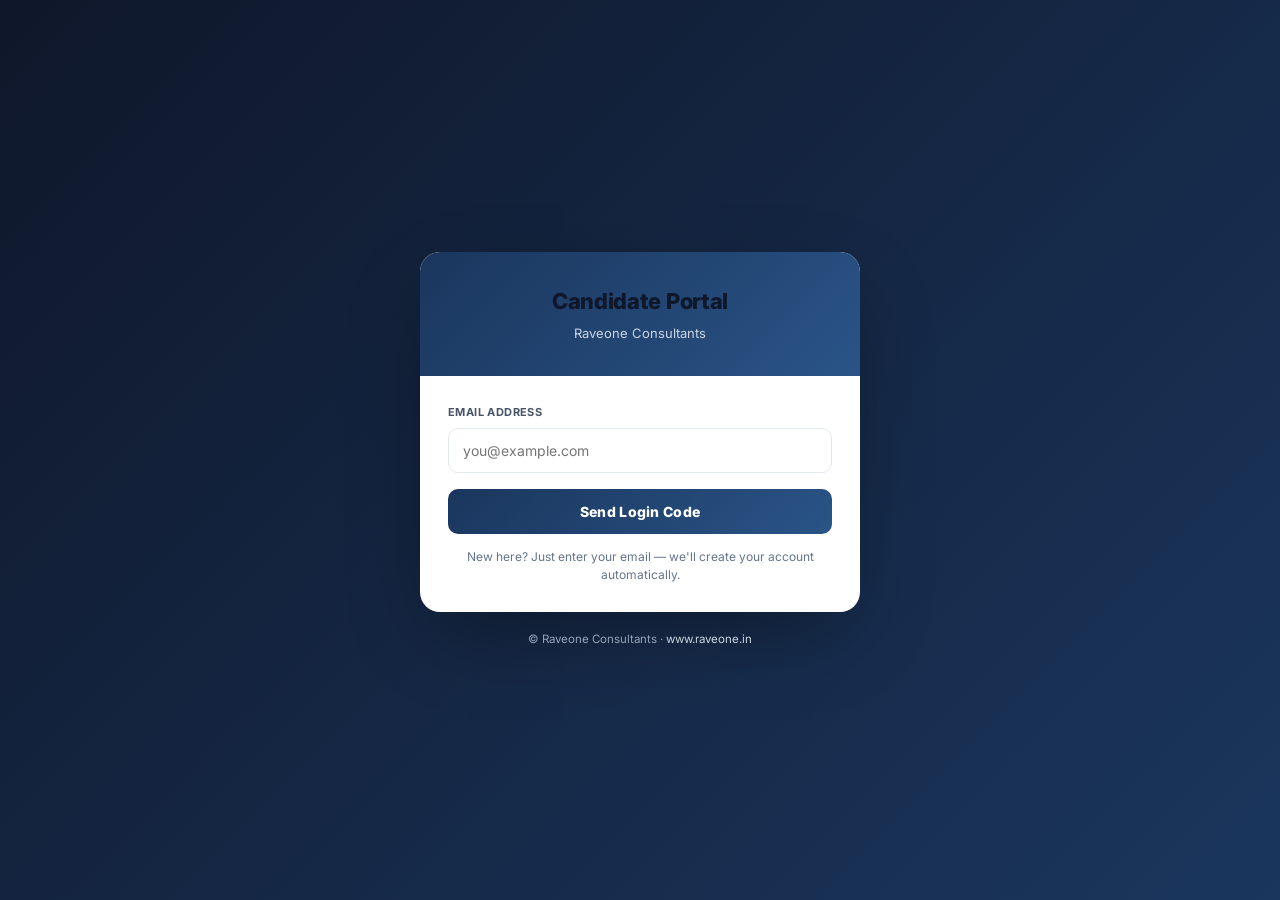
<file: portal-login.html>
<!DOCTYPE html>
<html lang="en">
<head>
  <base target="_top">
  <meta charset="UTF-8">
  <meta name="viewport" content="width=device-width, initial-scale=1.0">
  <title>Candidate Login — Raveone Careers</title>
  <link rel="preconnect" href="https://fonts.googleapis.com">
  <link rel="preconnect" href="https://fonts.gstatic.com" crossorigin>
  <link href="https://fonts.googleapis.com/css2?family=Inter:wght@400;500;600;700;800;900&display=swap" rel="stylesheet">
  <link rel="stylesheet" href="style.css">
  <style>
    body { margin: 0; font-family: 'Inter', sans-serif; background: linear-gradient(135deg, #0F172A 0%, #1A365D 100%); min-height: 100vh; display: flex; align-items: center; justify-content: center; padding: 24px; box-sizing: border-box; }
    .login-wrap { width: 100%; max-width: 440px; }
    .login-card { background: #fff; border-radius: 20px; box-shadow: 0 30px 80px -20px rgba(0,0,0,.4); overflow: hidden; }
    .login-head { background: linear-gradient(135deg, #1A365D 0%, #2A5487 100%); color: #fff; padding: 36px 28px 32px; text-align: center; }
    .login-head h1 { margin: 0; font-size: 22px; font-weight: 800; letter-spacing: -0.3px; }
    .login-head p { margin: 8px 0 0 0; font-size: 13px; color: #CBD5E1; }
    .login-body { padding: 28px; }
    .login-body label { display: block; font-size: 11px; font-weight: 700; text-transform: uppercase; letter-spacing: .4px; color: #475569; margin-bottom: 6px; }
    .login-body input { width: 100%; padding: 13px 14px; font-size: 14px; border: 1.5px solid #E2E8F0; border-radius: 10px; outline: none; transition: all .15s ease; box-sizing: border-box; font-family: inherit; }
    .login-body input:focus { border-color: #3B82F6; box-shadow: 0 0 0 4px rgba(59,130,246,.15); }
    .login-body .field { margin-bottom: 16px; }
    .otp-input { text-align: center; font-size: 24px !important; font-weight: 800; letter-spacing: 10px; padding: 16px !important; font-family: 'Courier New', monospace; }
    .btn-primary-lg { width: 100%; padding: 14px; font-size: 14px; font-weight: 800; color: #fff; background: linear-gradient(135deg, #1A365D 0%, #2A5487 100%); border-radius: 10px; border: none; cursor: pointer; transition: all .2s ease; font-family: inherit; letter-spacing: .3px; }
    .btn-primary-lg:hover:not(:disabled) { filter: brightness(1.1); transform: translateY(-1px); box-shadow: 0 10px 20px -8px rgba(26,54,93,.5); }
    .btn-primary-lg:disabled { opacity: .6; cursor: not-allowed; }
    .msg { font-size: 12.5px; font-weight: 600; padding: 10px 14px; border-radius: 8px; margin-bottom: 16px; display: none; }
    .msg.error { background: #FEE2E2; color: #B91C1C; display: block; }
    .msg.success { background: #DCFCE7; color: #15803D; display: block; }
    .step { display: none; }
    .step.active { display: block; }
    .hint { font-size: 12px; color: #64748B; text-align: center; margin-top: 14px; line-height: 1.5; }
    .resend-link { display: block; text-align: center; font-size: 12px; color: #64748B; margin-top: 12px; cursor: pointer; }
    .resend-link:hover { color: #2A5487; text-decoration: underline; }
    .back-link { display: inline-block; font-size: 12px; color: #64748B; margin-bottom: 12px; cursor: pointer; }
    .back-link:hover { color: #1A365D; }
  </style>
</head>
<body>
  <div class="login-wrap">
    <div class="login-card">
      <div class="login-head">
        <h1>Candidate Portal</h1>
        <p>Raveone Consultants</p>
      </div>
      <div class="login-body">

        <div class="msg" id="msg"></div>

        <div class="step active" id="stepEmail">
          <div class="field">
            <label for="email">Email Address</label>
            <input type="email" id="email" placeholder="you@example.com" autocomplete="email">
          </div>
          <button class="btn-primary-lg" id="sendOtpBtn" onclick="requestOTP()">Send Login Code</button>
          <p class="hint">New here? Just enter your email — we'll create your account automatically.</p>
        </div>

        <div class="step" id="stepOtp">
          <span class="back-link" onclick="showStep('stepEmail')">← Change email</span>
          <div class="field">
            <label for="otp">6-Digit Code</label>
            <input type="tel" id="otp" class="otp-input" maxlength="6" inputmode="numeric" placeholder="000000" autocomplete="one-time-code">
          </div>
          <button class="btn-primary-lg" id="verifyBtn" onclick="verifyOTP()">Verify &amp; Sign In</button>
          <span class="resend-link" id="resendLink" onclick="requestOTP(true)">Resend code</span>
        </div>

      </div>
    </div>
    <p style="text-align:center;font-size:11.5px;color:#94A3B8;margin-top:18px">© Raveone Consultants · <a href="https://www.raveone.in" style="color:#CBD5E1">www.raveone.in</a></p>
  </div>

  <script src="app.js" defer></script>
  <script>
    const TOKEN_KEY = "raveone_portal_token";
    let currentEmail = "";

    function apiURL() { return window.RAVEONE_API_URL || window.API_URL || ""; }

    function showStep(id) {
      document.querySelectorAll('.step').forEach(s => s.classList.remove('active'));
      document.getElementById(id).classList.add('active');
      hideMsg();
    }

    function showMsg(text, type) {
      const el = document.getElementById('msg');
      el.className = 'msg ' + (type || 'error');
      el.textContent = text;
    }
    function hideMsg() { document.getElementById('msg').className = 'msg'; }

    async function post(action, body) {
      const url = apiURL();
      if (!url) throw new Error("API_URL not configured.");
      const res = await fetch(url, {
        method: "POST",
        body: JSON.stringify(Object.assign({ action }, body || {})),
        headers: { "Content-Type": "text/plain;charset=utf-8" }
      });
      const data = await res.json();
      if (!data.ok) throw new Error(data.error || "Request failed.");
      return data;
    }

    async function requestOTP(isResend) {
      hideMsg();
      const email = document.getElementById('email').value.trim().toLowerCase();
      if (!email || !/^[^\s@]+@[^\s@]+\.[^\s@]+$/.test(email)) return showMsg("Please enter a valid email.");
      currentEmail = email;
      const btn = document.getElementById('sendOtpBtn');
      const resend = document.getElementById('resendLink');
      if (btn) { btn.disabled = true; btn.textContent = "Sending..."; }
      if (resend) resend.style.pointerEvents = "none";
      try {
        await post("portalRequestOTP", { email });
        showStep('stepOtp');
        showMsg("Code sent to " + email + ". Check your inbox (and spam).", "success");
        document.getElementById('otp').focus();
        setTimeout(() => { if (resend) resend.style.pointerEvents = "auto"; }, 60000);
      } catch (e) { showMsg(e.message); }
      finally { if (btn) { btn.disabled = false; btn.textContent = "Send Login Code"; } }
    }

    async function verifyOTP() {
      hideMsg();
      const otp = document.getElementById('otp').value.trim();
      if (!/^\d{6}$/.test(otp)) return showMsg("Enter the 6-digit code.");
      const btn = document.getElementById('verifyBtn');
      btn.disabled = true; btn.textContent = "Verifying...";
      try {
        const result = await post("portalVerifyOTP", { email: currentEmail, otp, userAgent: navigator.userAgent });
        localStorage.setItem(TOKEN_KEY, result.token);
        window.location.href = "portal.html";
      } catch (e) {
        showMsg(e.message);
        btn.disabled = false; btn.textContent = "Verify & Sign In";
      }
    }

    document.getElementById('otp')?.addEventListener('keydown', e => { if (e.key === 'Enter') verifyOTP(); });
    document.getElementById('email')?.addEventListener('keydown', e => { if (e.key === 'Enter') requestOTP(); });

    // Pre-fill from ?email=
    document.addEventListener('DOMContentLoaded', function () {
      try {
        const params = new URLSearchParams(window.location.search);
        const preEmail = params.get('email');
        if (preEmail) document.getElementById('email').value = preEmail;
      } catch (e) {}
    });
  </script>
</body>
</html>
</file>
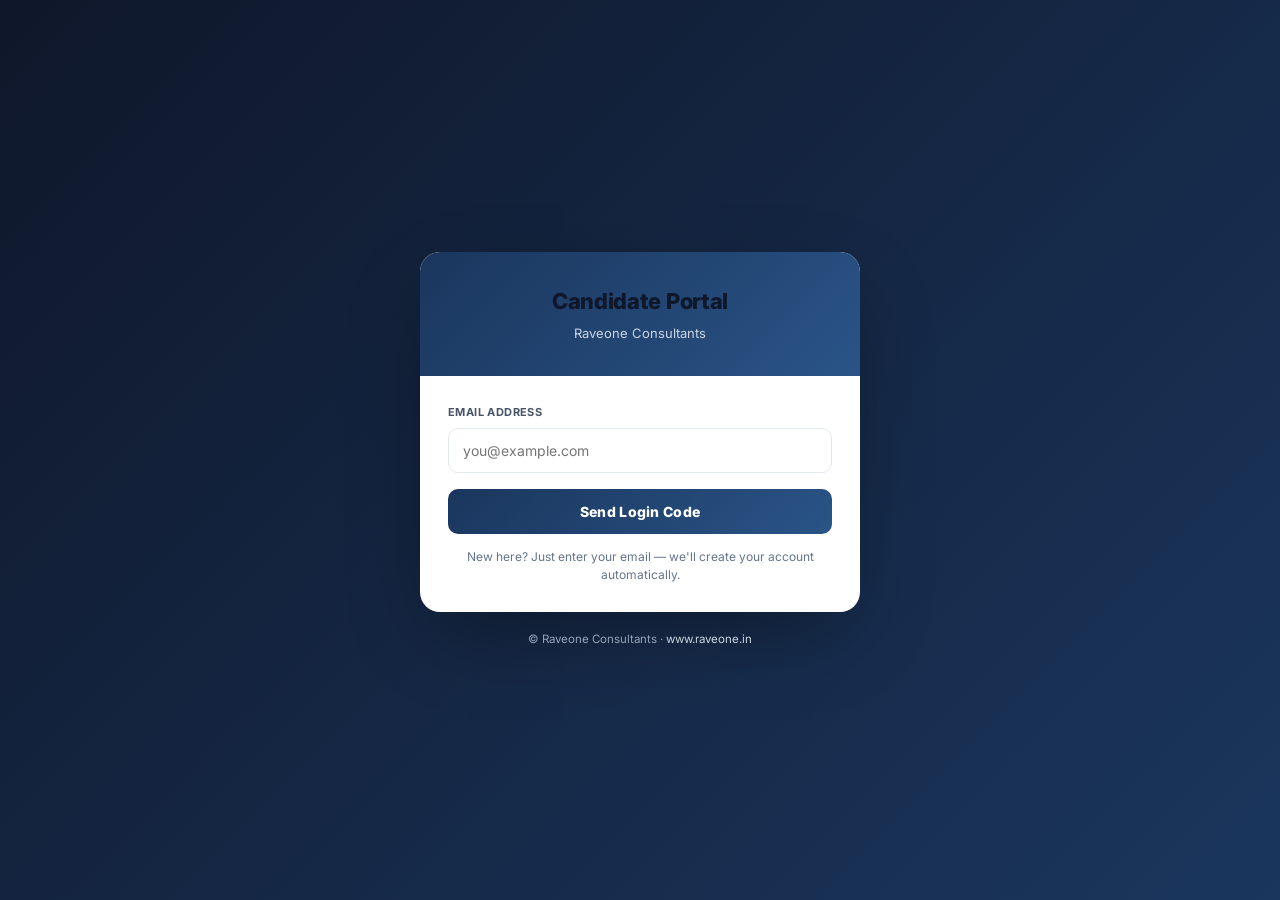
<file: portal.html>
<!DOCTYPE html>
<html lang="en">
<head>
  <base target="_top">
  <meta charset="UTF-8">
  <meta name="viewport" content="width=device-width, initial-scale=1.0">
  <title>My Portal — Raveone Careers</title>
  <link rel="preconnect" href="https://fonts.googleapis.com">
  <link rel="preconnect" href="https://fonts.gstatic.com" crossorigin>
  <link href="https://fonts.googleapis.com/css2?family=Inter:wght@400;500;600;700;800;900&display=swap" rel="stylesheet">
  <link rel="stylesheet" href="style.css">
  <style>
    body { margin: 0; font-family: 'Inter', sans-serif; background: #F8FAFC; color: #1E293B; }
    .p-container { max-width: 1100px; margin: 0 auto; padding: 0 20px; }
    .p-topbar { background: #fff; border-bottom: 1px solid #E2E8F0; padding: 14px 0; position: sticky; top: 0; z-index: 50; }
    .p-topbar-inner { display: flex; justify-content: space-between; align-items: center; gap: 16px; flex-wrap: wrap; }
    .p-brand { display: flex; align-items: center; gap: 10px; font-weight: 800; color: #1A365D; font-size: 15px; text-decoration: none; }
    .p-user { display: flex; align-items: center; gap: 12px; }
    .p-user-email { font-size: 12px; color: #64748B; }
    .p-tabs { display: flex; gap: 4px; overflow-x: auto; padding: 16px 0 0 0; border-bottom: 1px solid #E2E8F0; scrollbar-width: none; }
    .p-tabs::-webkit-scrollbar { display: none; }
    .p-tab { padding: 10px 18px; border: none; background: none; font-weight: 700; font-size: 13px; color: #64748B; cursor: pointer; border-bottom: 2px solid transparent; margin-bottom: -1px; white-space: nowrap; transition: all .15s; font-family: inherit; }
    .p-tab:hover { color: #1A365D; }
    .p-tab.active { color: #1A365D; border-bottom-color: #1A365D; }
    .p-panel { display: none; padding: 28px 0 60px; }
    .p-panel.active { display: block; }
    .p-card { background: #fff; border: 1px solid #E2E8F0; border-radius: 14px; padding: 24px; margin-bottom: 16px; }
    .p-card h2 { margin: 0 0 4px 0; font-size: 18px; font-weight: 800; letter-spacing: -.3px; }
    .p-card p.sub { margin: 0 0 20px 0; font-size: 13px; color: #64748B; }
    .p-stats { display: grid; grid-template-columns: repeat(auto-fit, minmax(140px, 1fr)); gap: 12px; margin-bottom: 24px; }
    .p-stat { background: #fff; border: 1px solid #E2E8F0; border-radius: 12px; padding: 18px; text-align: center; }
    .p-stat-num { font-size: 28px; font-weight: 900; color: #1A365D; letter-spacing: -1px; line-height: 1; }
    .p-stat-lbl { font-size: 11px; font-weight: 700; text-transform: uppercase; letter-spacing: .4px; color: #64748B; margin-top: 6px; }
    .p-row { display: grid; grid-template-columns: 1fr 1fr; gap: 12px; margin-bottom: 12px; }
    .p-field label { display: block; font-size: 11px; font-weight: 700; text-transform: uppercase; letter-spacing: .4px; color: #475569; margin-bottom: 6px; }
    .p-field input, .p-field textarea, .p-field select { width: 100%; padding: 10px 12px; font-size: 13.5px; border: 1.5px solid #E2E8F0; border-radius: 8px; outline: none; box-sizing: border-box; font-family: inherit; }
    .p-field input:focus, .p-field textarea:focus { border-color: #3B82F6; box-shadow: 0 0 0 3px rgba(59,130,246,.1); }
    .p-btn { padding: 12px 24px; font-size: 13px; font-weight: 800; border-radius: 8px; border: none; cursor: pointer; transition: all .15s; font-family: inherit; }
    .p-btn.primary { background: #1A365D; color: #fff; }
    .p-btn.primary:hover:not(:disabled) { background: #2A5487; transform: translateY(-1px); }
    .p-btn.ghost { background: #F1F5F9; color: #334155; }
    .p-btn.ghost:hover { background: #E2E8F0; }
    .p-btn.danger { background: #FEE2E2; color: #B91C1C; }
    .p-btn.danger:hover { background: #FECACA; }
    .p-btn:disabled { opacity: .5; cursor: not-allowed; }
    .p-btn-sm { padding: 7px 14px; font-size: 12px; }
    .p-app { background: #fff; border: 1px solid #E2E8F0; border-radius: 12px; padding: 18px; margin-bottom: 10px; display: flex; justify-content: space-between; gap: 16px; flex-wrap: wrap; align-items: flex-start; }
    .p-app-title { font-size: 15px; font-weight: 800; color: #0F172A; margin: 0 0 4px 0; }
    .p-app-meta { font-size: 12px; color: #64748B; font-weight: 600; }
    .p-chip { display: inline-block; padding: 3px 10px; font-size: 10.5px; font-weight: 800; border-radius: 999px; letter-spacing: .3px; }
    .p-chip.sourced { background: #EFF6FF; color: #1D4ED8; }
    .p-chip.submitted { background: #FEF3C7; color: #B45309; }
    .p-chip.interview { background: #EDE9FE; color: #6D28D9; }
    .p-chip.offer { background: #DCFCE7; color: #15803D; }
    .p-chip.rejected { background: #FEE2E2; color: #B91C1C; }
    .p-chip.closed { background: #F1F5F9; color: #475569; }
    .p-empty { text-align: center; padding: 40px 20px; color: #64748B; font-size: 13px; }
    .p-empty-icon { font-size: 36px; margin-bottom: 8px; opacity: .5; }
    .p-int { background: #fff; border: 1px solid #E2E8F0; border-left: 4px solid #2A5487; border-radius: 10px; padding: 18px; margin-bottom: 10px; }
    .p-int-row { display: flex; gap: 24px; flex-wrap: wrap; margin: 10px 0; }
    .p-int-cell { font-size: 12.5px; }
    .p-int-cell strong { display: block; font-size: 10px; text-transform: uppercase; letter-spacing: .4px; color: #64748B; font-weight: 800; margin-bottom: 2px; }
    .p-doc-list { display: grid; gap: 8px; }
    .p-doc { display: flex; align-items: center; justify-content: space-between; gap: 12px; padding: 12px; border: 1px solid #E2E8F0; border-radius: 8px; background: #fff; }
    .p-doc-name { font-size: 13px; font-weight: 700; }
    .p-doc-meta { font-size: 11px; color: #64748B; }
    .p-msg { font-size: 12.5px; font-weight: 700; padding: 10px 14px; border-radius: 8px; margin-bottom: 12px; display: none; }
    .p-msg.success { background: #DCFCE7; color: #15803D; display: block; }
    .p-msg.error { background: #FEE2E2; color: #B91C1C; display: block; }
    .slot-list { display: grid; gap: 8px; margin: 12px 0; }
    .slot-option { display: flex; align-items: center; gap: 12px; padding: 14px 16px; border: 2px solid #E2E8F0; border-radius: 10px; cursor: pointer; transition: all .15s; background: #fff; }
    .slot-option:hover { border-color: #2A5487; background: #EFF6FF; }
    .slot-when { font-weight: 700; color: #1A365D; font-size: 14px; }
    .slot-meta { font-size: 11px; color: #64748B; }
    .slot-badge { margin-left: auto; padding: 3px 8px; font-size: 10px; font-weight: 800; border-radius: 4px; background: #FEF3C7; color: #B45309; }
    .p-modal-bg { position: fixed; inset: 0; background: rgba(15,23,42,.6); z-index: 200; display: none; align-items: center; justify-content: center; padding: 20px; }
    .p-modal-bg.open { display: flex; }
    .p-modal { background: #fff; border-radius: 14px; max-width: 500px; width: 100%; max-height: 90vh; overflow-y: auto; padding: 24px; }
    .p-modal h3 { margin: 0 0 8px 0; font-size: 17px; font-weight: 800; }
    .p-modal p.hint { margin: 0 0 16px 0; font-size: 12.5px; color: #64748B; }
    @media (max-width: 640px) {
      .p-row { grid-template-columns: 1fr; }
      .p-user-email { display: none; }
      .p-tab { padding: 10px 12px; font-size: 12px; }
    }
  </style>
</head>
<body>

<div class="p-topbar">
  <div class="p-container p-topbar-inner">
    <a href="index.html" class="p-brand">
      <svg width="20" height="20" viewBox="0 0 24 24" fill="none" stroke="#1A365D" stroke-width="2.2" stroke-linecap="round" stroke-linejoin="round"><path d="M3 21h18M5 21V7l7-4 7 4v14M9 21v-6h6v6"/></svg>
      Raveone Careers
    </a>
    <div class="p-user">
      <span class="p-user-email" id="userEmail">—</span>
      <button class="p-btn ghost p-btn-sm" onclick="logout()">Log out</button>
    </div>
  </div>
</div>

<div class="p-container">
  <nav class="p-tabs">
    <button class="p-tab active" data-tab="dashboard">Dashboard</button>
    <button class="p-tab" data-tab="profile">Profile</button>
    <button class="p-tab" data-tab="applications">Applications</button>
    <button class="p-tab" data-tab="interviews">Interviews</button>
    <button class="p-tab" data-tab="documents">Documents</button>
    <button class="p-tab" data-tab="alerts">Alerts</button>
  </nav>

  <div class="p-msg" id="globalMsg"></div>

  <section class="p-panel active" id="panel-dashboard">
    <div class="p-stats" id="statsContainer"></div>
    <div id="dashboardContent"></div>
  </section>

  <section class="p-panel" id="panel-profile">
    <div class="p-card">
      <h2>My Profile</h2>
      <p class="sub">Keep your details up to date — recruiters see this on every application.</p>
      <form id="profileForm" onsubmit="saveProfile(event)">
        <div class="p-row">
          <div class="p-field"><label>Full Name</label><input type="text" name="name" id="pfName"></div>
          <div class="p-field"><label>Phone</label><input type="tel" name="phone" id="pfPhone"></div>
        </div>
        <div class="p-row">
          <div class="p-field"><label>Email (read-only)</label><input type="email" id="pfEmail" readonly style="background:#F8FAFC"></div>
          <div class="p-field"><label>Current Location</label><input type="text" id="pfLocation" name="location"></div>
        </div>
        <div class="p-row">
          <div class="p-field"><label>Education</label><input type="text" id="pfEducation" name="education"></div>
          <div class="p-field"><label>Total Experience</label><input type="text" id="pfTotalExp" name="totalExp"></div>
        </div>
        <div class="p-row">
          <div class="p-field"><label>Relevant Experience</label><input type="text" id="pfRelExp" name="relExp"></div>
          <div class="p-field"><label>Notice Period</label><input type="text" id="pfNotice" name="noticePeriod"></div>
        </div>
        <div class="p-row">
          <div class="p-field"><label>Current CTC</label><input type="text" id="pfCurrentCtc" name="currentCtc"></div>
          <div class="p-field"><label>Expected CTC</label><input type="text" id="pfExpectedCtc" name="expectedCtc"></div>
        </div>
        <div class="p-row">
          <div class="p-field"><label>Current Company</label><input type="text" id="pfCurrentCompany" name="currentCompany"></div>
          <div class="p-field"><label>Current Designation</label><input type="text" id="pfCurrentDesignation" name="currentDesignation"></div>
        </div>
        <div class="p-row">
          <div class="p-field"><label>LinkedIn URL</label><input type="url" id="pfLinkedin" name="linkedin"></div>
          <div class="p-field"><label>Languages Known</label><input type="text" id="pfLanguages" name="languages"></div>
        </div>
        <div class="p-field" style="margin-bottom:12px"><label>Key Skills (comma separated)</label><textarea id="pfSkills" name="skills" rows="2"></textarea></div>
        <div class="p-field" style="margin-bottom:16px"><label>Reason for Leaving</label><textarea id="pfReason" name="reasonLeaving" rows="2"></textarea></div>
        <button class="p-btn primary" type="submit" id="saveProfileBtn">Save Changes</button>
      </form>
    </div>

    <div class="p-card">
      <h2>🔐 Login Email</h2>
      <p class="sub">Current: <strong id="currentEmailLabel">—</strong></p>
      <button class="p-btn ghost" onclick="openEmailChangeModal()">Change Email…</button>
    </div>
  </section>

  <section class="p-panel" id="panel-applications">
    <div class="p-card">
      <h2>My Applications</h2>
      <p class="sub">Track every role you've applied to.</p>
      <div id="applicationsList"></div>
    </div>
  </section>

  <section class="p-panel" id="panel-interviews">
    <div class="p-card">
      <h2>Upcoming Interviews</h2>
      <p class="sub">Pick a slot if options are pending, or confirm / reschedule / cancel.</p>
      <div id="upcomingInterviews"></div>
    </div>
    <div class="p-card">
      <h2>Past Interviews</h2>
      <div id="pastInterviews"></div>
    </div>
  </section>

  <section class="p-panel" id="panel-documents">
    <div class="p-card">
      <h2>Upload Document</h2>
      <p class="sub">Resume, certificates, ID proofs, offer letters — all in one place.</p>
      <div class="p-row">
        <div class="p-field">
          <label>Document Type</label>
          <select id="docType"></select>
        </div>
        <div class="p-field">
          <label>Choose File (max 10 MB)</label>
          <input type="file" id="docFile" accept=".pdf,.doc,.docx,.jpg,.jpeg,.png">
        </div>
      </div>
      <button class="p-btn primary" onclick="uploadDoc()" id="uploadBtn">Upload</button>
    </div>
    <div class="p-card">
      <h2>My Documents</h2>
      <div id="documentsList" class="p-doc-list"></div>
    </div>
  </section>

  <section class="p-panel" id="panel-alerts">
    <div class="p-card">
      <h2>🔔 Job Alerts</h2>
      <p class="sub">Get an email when new jobs match your keywords or preferred locations.</p>
      <form id="alertsForm" onsubmit="saveAlerts(event)">
        <div class="p-field" style="margin-bottom:14px">
          <label style="display:flex;align-items:center;gap:8px;cursor:pointer">
            <input type="checkbox" id="alertEnabled" style="width:auto">
            <span>Enable daily job alerts</span>
          </label>
        </div>
        <div class="p-field" style="margin-bottom:14px">
          <label>Keywords (comma-separated)</label>
          <input type="text" id="alertKeywords" placeholder="CNC, Quality Engineer, Sales">
        </div>
        <div class="p-field" style="margin-bottom:16px">
          <label>Preferred Locations (leave blank for anywhere)</label>
          <input type="text" id="alertLocations" placeholder="Bangalore, Chennai">
        </div>
        <button type="submit" class="p-btn primary" id="saveAlertsBtn">Save Preferences</button>
        <p style="font-size:11.5px;color:#64748B;margin-top:14px" id="alertLastSent"></p>
      </form>
    </div>
  </section>

</div>

<div class="p-modal-bg" id="emailChangeModal">
  <div class="p-modal">
    <h3>Change Login Email</h3>
    <p class="hint">We'll send a 6-digit code to your <b>new</b> email. Verify it to complete the change.</p>
    <div class="p-field" style="margin-bottom:12px">
      <label>New Email</label>
      <input type="email" id="newEmailInput" placeholder="new@example.com">
    </div>
    <div class="p-field" style="margin-bottom:12px;display:none" id="emailOtpField">
      <label>6-Digit Code</label>
      <input type="tel" id="emailOtpInput" maxlength="6" placeholder="000000" style="text-align:center;font-size:18px;letter-spacing:6px;font-weight:800;font-family:'Courier New',monospace">
    </div>
    <p class="p-msg" id="emailChangeMsg"></p>
    <div style="display:flex;justify-content:flex-end;gap:8px;margin-top:8px">
      <button class="p-btn ghost" onclick="closeModal('emailChangeModal')">Cancel</button>
      <button class="p-btn primary" id="emailChangeBtn" onclick="sendEmailChangeOTP()">Send Code</button>
    </div>
  </div>
</div>

<div class="p-modal-bg" id="rescheduleModal">
  <div class="p-modal">
    <h3>Request Reschedule</h3>
    <p class="hint">Propose 1–3 alternative datetimes. Our recruiter will confirm one.</p>
    <input type="hidden" id="rescheduleInterviewId">
    <div class="p-field" style="margin-bottom:10px"><label>Option 1</label><input type="datetime-local" id="reslot1"></div>
    <div class="p-field" style="margin-bottom:10px"><label>Option 2</label><input type="datetime-local" id="reslot2"></div>
    <div class="p-field" style="margin-bottom:10px"><label>Option 3</label><input type="datetime-local" id="reslot3"></div>
    <div class="p-field" style="margin-bottom:12px"><label>Note (optional)</label><textarea id="reslotNote" rows="2"></textarea></div>
    <p class="p-msg" id="rescheduleMsg"></p>
    <div style="display:flex;justify-content:flex-end;gap:8px;margin-top:8px">
      <button class="p-btn ghost" onclick="closeModal('rescheduleModal')">Cancel</button>
      <button class="p-btn primary" id="rescheduleBtn" onclick="submitReschedule()">Send Request</button>
    </div>
  </div>
</div>

<script src="app.js" defer></script>
<script>
const TOKEN_KEY = "raveone_portal_token";
let token = localStorage.getItem(TOKEN_KEY);
let profile = {};
let currentEmail = "";
let slotsByInterview = {};

function apiURL() { return window.RAVEONE_API_URL || window.API_URL || ""; }

function showMsg(text, type) {
  const el = document.getElementById('globalMsg');
  el.className = 'p-msg ' + (type || 'error');
  el.textContent = text;
  if (type === 'success') setTimeout(() => { el.className = 'p-msg'; }, 4000);
}

function esc(s) { return String(s == null ? "" : s).replace(/&/g,'&amp;').replace(/</g,'&lt;').replace(/>/g,'&gt;').replace(/"/g,'&quot;').replace(/'/g,'&#039;'); }

async function post(action, body) {
  const res = await fetch(apiURL(), {
    method: "POST",
    body: JSON.stringify(Object.assign({ action, token }, body || {})),
    headers: { "Content-Type": "text/plain;charset=utf-8" }
  });
  const data = await res.json();
  if (!data.ok) {
    if (/session|authenticated/i.test(data.error || "")) {
      localStorage.removeItem(TOKEN_KEY);
      window.location.href = "portal-login.html";
    }
    throw new Error(data.error || "Request failed.");
  }
  return data;
}

function fmtLocal(iso) {
  if (!iso) return "";
  try {
    return new Date(iso).toLocaleString('en-IN', { weekday: 'short', day: '2-digit', month: 'short', year: 'numeric', hour: 'numeric', minute: '2-digit', hour12: true });
  } catch (e) { return iso; }
}

function openModal(id) { document.getElementById(id).classList.add('open'); }
function closeModal(id) { document.getElementById(id).classList.remove('open'); }

document.addEventListener('DOMContentLoaded', async function () {
  if (!token) { window.location.href = "portal-login.html"; return; }
  try {
    const res = await post("portalValidateSession", {});
    currentEmail = res.email;
    document.getElementById('userEmail').textContent = res.email;
    await loadDashboard();
  } catch (e) { window.location.href = "portal-login.html"; }
});

document.querySelectorAll('.p-tab').forEach(tab => {
  tab.addEventListener('click', async function () {
    document.querySelectorAll('.p-tab').forEach(t => t.classList.remove('active'));
    document.querySelectorAll('.p-panel').forEach(p => p.classList.remove('active'));
    tab.classList.add('active');
    document.getElementById('panel-' + tab.dataset.tab).classList.add('active');
    const t = tab.dataset.tab;
    if (t === 'dashboard') await loadDashboard();
    if (t === 'profile') await loadProfile();
    if (t === 'applications') await loadApplications();
    if (t === 'interviews') await loadInterviews();
    if (t === 'documents') await loadDocuments();
    if (t === 'alerts') await loadAlerts();
  });
});

async function loadDashboard() {
  try {
    const data = await post("portalGetDashboard", {});
    profile = data.profile || {};
    renderStats(data.stats || {});
    renderDashboardContent(data);
  } catch (e) { showMsg(e.message); }
}

function renderStats(s) {
  const el = document.getElementById('statsContainer');
  el.innerHTML = [
    { n: s.totalApplications || 0, l: "Applications" },
    { n: s.activeApplications || 0, l: "Active" },
    { n: s.upcomingInterviews || 0, l: "Upcoming Interviews" },
    { n: s.offers || 0, l: "Offers" }
  ].map(x => `<div class="p-stat"><div class="p-stat-num">${x.n}</div><div class="p-stat-lbl">${x.l}</div></div>`).join("");
}

function renderDashboardContent(data) {
  const el = document.getElementById('dashboardContent');
  const name = (data.profile && data.profile.name) || "there";
  let html = `<div class="p-card"><h2>Welcome back, ${esc(name.split(' ')[0])} 👋</h2>
    <p class="sub">Here's what's happening with your applications.</p></div>`;

  if (data.upcomingInterviews && data.upcomingInterviews.length) {
    html += `<div class="p-card"><h2>📅 Next Interview</h2>`;
    data.upcomingInterviews.forEach(i => {
      html += `<div class="p-int">
        <strong>${esc(i.position)}</strong> @ ${esc(i.company)}
        <div class="p-int-row">
          <div class="p-int-cell"><strong>Date</strong>${esc(i.date)}</div>
          <div class="p-int-cell"><strong>Time</strong>${esc(i.time)}</div>
          <div class="p-int-cell"><strong>Mode</strong>${esc(i.mode)}</div>
        </div>
      </div>`;
    });
    html += `</div>`;
  }

  if (data.applications && data.applications.length) {
    html += `<div class="p-card"><h2>Recent Applications</h2>`;
    data.applications.forEach(a => { html += renderAppRow(a); });
    html += `</div>`;
  } else {
    html += `<div class="p-card"><div class="p-empty">
      <div class="p-empty-icon">🔍</div>
      <p>You haven't applied to any roles yet.</p>
      <a href="index.html#jobs" class="p-btn primary" style="display:inline-block;margin-top:12px;text-decoration:none">Browse Jobs</a>
    </div></div>`;
  }
  el.innerHTML = html;
}

async function loadProfile() {
  try {
    const data = await post("portalGetProfile", {});
    const p = data.profile || {};
    profile = p;
    ['name','phone','email','location','education','totalExp','relExp','noticePeriod',
     'currentCtc','expectedCtc','currentCompany','currentDesignation','linkedin',
     'languages','skills','reasonLeaving'].forEach(k => {
      const el = document.getElementById('pf' + k.charAt(0).toUpperCase() + k.slice(1));
      if (el) el.value = p[k] || '';
    });
    document.getElementById('currentEmailLabel').textContent = currentEmail;
  } catch (e) { showMsg(e.message); }
}

async function saveProfile(ev) {
  ev.preventDefault();
  const btn = document.getElementById('saveProfileBtn');
  btn.disabled = true; btn.textContent = "Saving...";
  const fields = ['name','phone','location','education','totalExp','relExp','noticePeriod',
    'currentCtc','expectedCtc','currentCompany','currentDesignation','linkedin',
    'languages','skills','reasonLeaving'];
  const profileData = {};
  fields.forEach(k => {
    const el = document.getElementById('pf' + k.charAt(0).toUpperCase() + k.slice(1));
    if (el) profileData[k] = el.value.trim();
  });
  try {
    const res = await post("portalUpdateProfile", { profile: profileData });
    showMsg("✅ Profile updated on " + res.updated + " application(s).", "success");
  } catch (e) { showMsg(e.message); }
  finally { btn.disabled = false; btn.textContent = "Save Changes"; }
}

function openEmailChangeModal() {
  document.getElementById('newEmailInput').value = "";
  document.getElementById('emailOtpInput').value = "";
  document.getElementById('emailOtpField').style.display = "none";
  document.getElementById('emailChangeMsg').className = "p-msg";
  document.getElementById('emailChangeBtn').textContent = "Send Code";
  document.getElementById('emailChangeBtn').onclick = sendEmailChangeOTP;
  openModal('emailChangeModal');
}

async function sendEmailChangeOTP() {
  const newEmail = document.getElementById('newEmailInput').value.trim().toLowerCase();
  const msg = document.getElementById('emailChangeMsg');
  msg.className = "p-msg";
  if (!newEmail || !/^[^\s@]+@[^\s@]+\.[^\s@]+$/.test(newEmail)) {
    msg.className = "p-msg error"; msg.textContent = "Enter a valid email."; return;
  }
  const btn = document.getElementById('emailChangeBtn');
  btn.disabled = true; btn.textContent = "Sending...";
  try {
    await post("portalRequestEmailChange", { newEmail });
    document.getElementById('emailOtpField').style.display = "block";
    msg.className = "p-msg success";
    msg.textContent = "Code sent to " + newEmail + ". Check your inbox.";
    btn.textContent = "Verify & Change";
    btn.onclick = verifyEmailChange;
    document.getElementById('emailOtpInput').focus();
  } catch (e) {
    msg.className = "p-msg error"; msg.textContent = e.message;
    btn.textContent = "Send Code";
  }
  btn.disabled = false;
}

async function verifyEmailChange() {
  const otp = document.getElementById('emailOtpInput').value.trim();
  const msg = document.getElementById('emailChangeMsg');
  if (!/^\d{6}$/.test(otp)) { msg.className = "p-msg error"; msg.textContent = "Enter the 6-digit code."; return; }
  const btn = document.getElementById('emailChangeBtn');
  btn.disabled = true; btn.textContent = "Verifying...";
  try {
    const res = await post("portalVerifyEmailChange", { otp });
    msg.className = "p-msg success";
    msg.textContent = "Email changed to " + res.email + ". Please log in again.";
    localStorage.removeItem(TOKEN_KEY);
    setTimeout(() => { window.location.href = "portal-login.html"; }, 2000);
  } catch (e) {
    msg.className = "p-msg error"; msg.textContent = e.message;
    btn.disabled = false; btn.textContent = "Verify & Change";
  }
}

async function loadApplications() {
  const el = document.getElementById('applicationsList');
  el.innerHTML = '<div class="p-empty">Loading…</div>';
  try {
    const data = await post("portalGetApplications", {});
    if (!data.applications.length) {
      el.innerHTML = `<div class="p-empty"><div class="p-empty-icon">📋</div><p>No applications yet.</p>
        <a href="index.html#jobs" class="p-btn primary" style="display:inline-block;margin-top:12px;text-decoration:none">Browse Jobs</a></div>`;
      return;
    }
    el.innerHTML = data.applications.map(renderAppRow).join("");
  } catch (e) { el.innerHTML = `<div class="p-empty">${esc(e.message)}</div>`; }
}

function renderAppRow(a) {
  const chipClass = statusChipClass(a.status);
  const withdrawBtn = !a.isClosed && a.status !== "Withdrawn" && a.status !== "Submitted to Client"
    ? `<button class="p-btn danger p-btn-sm" onclick="withdrawApp('${esc(a.appId)}')">Withdraw</button>` : "";
  return `<div class="p-app">
    <div>
      <p class="p-app-title">${esc(a.jobTitle || "—")}</p>
      <p class="p-app-meta">${esc(a.company || "")} · ${esc(a.location || "")} · Applied ${esc(a.appliedAt)}</p>
    </div>
    <div style="display:flex;align-items:center;gap:8px;flex-wrap:wrap">
      <span class="p-chip ${chipClass}">${esc(a.status || "New")}</span>
      ${withdrawBtn}
    </div>
  </div>`;
}

function statusChipClass(status) {
  const s = (status || "").toLowerCase();
  if (s.indexOf("interview") !== -1) return "interview";
  if (s.indexOf("offer") !== -1 || s === "hired") return "offer";
  if (s.indexOf("reject") !== -1 || s === "withdrawn") return "rejected";
  if (s.indexOf("submit") !== -1) return "submitted";
  if (s === "sourced" || s === "jd shared" || s === "shortlisted") return "sourced";
  return "closed";
}

async function withdrawApp(appId) {
  if (!confirm("Withdraw this application?")) return;
  try {
    await post("portalWithdraw", { appId });
    showMsg("Application withdrawn.", "success");
    await loadApplications();
  } catch (e) { showMsg(e.message); }
}

async function loadInterviews() {
  try {
    const data = await post("portalGetInterviews", {});
    const slotsData = await post("portalGetInterviewSlots", {});
    slotsByInterview = slotsData.slotsByInterview || {};

    const upEl = document.getElementById('upcomingInterviews');
    const pastEl = document.getElementById('pastInterviews');

    upEl.innerHTML = !data.upcoming.length
      ? `<div class="p-empty"><div class="p-empty-icon">📅</div><p>No upcoming interviews.</p></div>`
      : data.upcoming.map(renderInterview).join("");

    pastEl.innerHTML = !data.past.length
      ? `<div class="p-empty"><p>No past interviews.</p></div>`
      : data.past.map(renderInterview).join("");
  } catch (e) { showMsg(e.message); }
}

function renderInterview(i) {
  const slots = slotsByInterview[i.interviewId] || [];
  const hasSlotPicker = slots.length > 0 && slots.some(s => s.status === "Proposed");
  const selectedSlot = slots.find(s => s.status === "Selected");
  const awaitingResponse = !i.candidateResponse || i.candidateResponse === "Slot Pending";

  const responseChip = i.candidateResponse
    ? `<span class="p-chip ${i.candidateResponse === "Confirmed" || i.candidateResponse === "Confirmed (Original Kept)" ? "offer" : i.candidateResponse === "Cancelled" ? "rejected" : "interview"}">${esc(i.candidateResponse)}</span>`
    : `<span class="p-chip submitted">Awaiting your response</span>`;

  let slotsHtml = "";
  if (hasSlotPicker) {
    slotsHtml = `<div style="background:#FFFBEB;border:1px solid #FDE68A;border-radius:10px;padding:14px;margin:12px 0">
      <div style="font-weight:800;color:#92400E;margin-bottom:8px;font-size:13px">📅 Pick a slot</div>
      <div class="slot-list">
        ${slots.filter(s => s.status === "Proposed").map(s => `
          <label class="slot-option" onclick="selectSlot('${esc(s.slotId)}')">
            <input type="radio" name="slot_${esc(i.interviewId)}">
            <div>
              <div class="slot-when">${esc(fmtLocal(s.datetime))}</div>
              <div class="slot-meta">${esc(s.mode)} · ${s.durationMins} mins</div>
            </div>
            <span class="slot-badge">Pick me</span>
          </label>`).join("")}
      </div>
    </div>`;
  } else if (selectedSlot) {
    slotsHtml = `<div style="background:#F0FDF4;border:1px solid #BBF7D0;border-radius:10px;padding:12px;margin:12px 0;font-size:12.5px;color:#166534">
      ✅ You selected: <b>${esc(fmtLocal(selectedSlot.datetime))}</b>
    </div>`;
  }

  const actions = i.isUpcoming && !hasSlotPicker ? `
    <div style="display:flex;gap:6px;margin-top:12px;flex-wrap:wrap">
      ${awaitingResponse ? `<button class="p-btn primary p-btn-sm" onclick="respond('${esc(i.interviewId)}','Confirmed')">Confirm</button>` : ""}
      <button class="p-btn ghost p-btn-sm" onclick="openReschedule('${esc(i.interviewId)}')">Request Reschedule</button>
      <button class="p-btn danger p-btn-sm" onclick="respond('${esc(i.interviewId)}','Cancelled')">Cancel</button>
    </div>` : "";

  return `<div class="p-int">
    <div style="display:flex;justify-content:space-between;align-items:flex-start;gap:12px;flex-wrap:wrap">
      <div>
        <strong style="font-size:15px">${esc(i.position || "Interview")}</strong>
        <div style="font-size:12px;color:#64748B;margin-top:2px">${esc(i.company || "")}</div>
      </div>
      ${responseChip}
    </div>
    <div class="p-int-row">
      <div class="p-int-cell"><strong>Date</strong>${esc(i.date)}</div>
      <div class="p-int-cell"><strong>Time</strong>${esc(i.time)}</div>
      <div class="p-int-cell"><strong>Mode</strong>${esc(i.mode)}</div>
    </div>
    ${slotsHtml}
    ${actions}
  </div>`;
}

async function selectSlot(slotId) {
  if (!confirm("Confirm this interview slot?")) return;
  try {
    const res = await post("portalSelectInterviewSlot", { slotId });
    showMsg("✅ " + res.message, "success");
    await loadInterviews();
  } catch (e) { showMsg(e.message); }
}

function openReschedule(interviewId) {
  document.getElementById('rescheduleInterviewId').value = interviewId;
  ['reslot1','reslot2','reslot3','reslotNote'].forEach(id => document.getElementById(id).value = "");
  document.getElementById('rescheduleMsg').className = "p-msg";
  openModal('rescheduleModal');
}

async function submitReschedule() {
  const interviewId = document.getElementById('rescheduleInterviewId').value;
  const proposals = [];
  [1,2,3].forEach(n => {
    const v = document.getElementById('reslot' + n).value;
    if (v) proposals.push(v + ":00");
  });
  const note = document.getElementById('reslotNote').value.trim();
  const msg = document.getElementById('rescheduleMsg');
  if (proposals.length < 1) { msg.className = "p-msg error"; msg.textContent = "Propose at least one datetime."; return; }
  const btn = document.getElementById('rescheduleBtn');
  btn.disabled = true; btn.textContent = "Sending...";
  try {
    await post("portalRequestReschedule", { interviewId, proposals, note });
    showMsg("✅ Reschedule request sent.", "success");
    closeModal('rescheduleModal');
    await loadInterviews();
  } catch (e) {
    msg.className = "p-msg error"; msg.textContent = e.message;
  }
  btn.disabled = false; btn.textContent = "Send Request";
}

async function respond(interviewId, response) {
  if (response === "Cancelled" && !confirm("Cancel this interview?")) return;
  try {
    await post("portalRespondInterview", { interviewId, response });
    showMsg("Response recorded: " + response, "success");
    await loadInterviews();
  } catch (e) { showMsg(e.message); }
}

async function loadDocuments() {
  try {
    const data = await post("portalGetDocuments", {});
    const sel = document.getElementById('docType');
    if (!sel.options.length) {
      sel.innerHTML = (data.types || []).map(t => `<option>${esc(t)}</option>`).join("");
    }
    const list = document.getElementById('documentsList');
    list.innerHTML = !data.documents.length
      ? `<div class="p-empty"><div class="p-empty-icon">📄</div><p>No documents uploaded yet.</p></div>`
      : data.documents.map(d => `
        <div class="p-doc">
          <div>
            <div class="p-doc-name">${esc(d.docName)}</div>
            <div class="p-doc-meta">${esc(d.docType)} · ${esc(d.uploadedAt)}</div>
          </div>
          <div style="display:flex;gap:6px">
            <a href="${esc(d.url)}" target="_blank" class="p-btn ghost p-btn-sm" style="text-decoration:none">View</a>
            <button class="p-btn danger p-btn-sm" onclick="deleteDoc('${esc(d.docId)}')">Delete</button>
          </div>
        </div>`).join("");
  } catch (e) { showMsg(e.message); }
}

async function uploadDoc() {
  const docType = document.getElementById('docType').value;
  const fileInput = document.getElementById('docFile');
  if (!fileInput.files || !fileInput.files.length) return showMsg("Please choose a file.");
  const file = fileInput.files[0];
  if (file.size > 10 * 1024 * 1024) return showMsg("File must be under 10 MB.");
  const btn = document.getElementById('uploadBtn');
  btn.disabled = true; btn.textContent = "Uploading...";
  const reader = new FileReader();
  reader.onload = async function (ev) {
    try {
      await post("portalUploadDocument", { docType, fileName: file.name, fileData: ev.target.result });
      showMsg("✅ Uploaded.", "success");
      fileInput.value = "";
      await loadDocuments();
    } catch (e) { showMsg(e.message); }
    finally { btn.disabled = false; btn.textContent = "Upload"; }
  };
  reader.readAsDataURL(file);
}

async function deleteDoc(docId) {
  if (!confirm("Delete this document?")) return;
  try {
    await post("portalDeleteDocument", { docId });
    showMsg("Deleted.", "success");
    await loadDocuments();
  } catch (e) { showMsg(e.message); }
}

async function loadAlerts() {
  try {
    const data = await post("portalGetAlertPrefs", {});
    document.getElementById('alertEnabled').checked = !!data.enabled;
    document.getElementById('alertKeywords').value = data.keywords || "";
    document.getElementById('alertLocations').value = data.locations || "";
    document.getElementById('alertLastSent').textContent =
      data.lastSent ? "Last digest sent: " + data.lastSent : "No digests sent yet.";
  } catch (e) { showMsg(e.message); }
}

async function saveAlerts(ev) {
  ev.preventDefault();
  const btn = document.getElementById('saveAlertsBtn');
  btn.disabled = true; btn.textContent = "Saving...";
  try {
    await post("portalUpdateAlertPrefs", {
      enabled: document.getElementById('alertEnabled').checked,
      keywords: document.getElementById('alertKeywords').value.trim(),
      locations: document.getElementById('alertLocations').value.trim()
    });
    showMsg("✅ Alert preferences saved.", "success");
  } catch (e) { showMsg(e.message); }
  finally { btn.disabled = false; btn.textContent = "Save Preferences"; }
}

async function logout() {
  try { await post("portalLogout", {}); } catch (e) {}
  localStorage.removeItem(TOKEN_KEY);
  window.location.href = "portal-login.html";
}

document.getElementById('emailOtpInput')?.addEventListener('keydown', e => { if (e.key === 'Enter') verifyEmailChange(); });
</script>
</body>
</html>
</file>
<file: style.css>
/* ==========================================================================
   RAVEONE CAREERS — STYLESHEET
   Navy + Amber theme · Mobile-first · WCAG 2.1 AA
   Author: Raveone Consultants
   ========================================================================== */

/* ==========================================================================
   1. DESIGN TOKENS (CSS Variables)
   ========================================================================== */
:root {
  /* Brand */
  --navy-900: #0F172A;
  --navy-800: #1A365D;
  --navy-700: #1E3A5F;
  --navy-600: #2A5487;
  --navy-500: #3B82F6;
  --navy-050: #EFF6FF;

  --amber-600: #D97706;
  --amber-500: #F59E0B;
  --amber-100: #FEF3C7;
  --amber-050: #FFFBEB;

  --green-700: #15803D;
  --green-600: #16A34A;
  --green-100: #DCFCE7;
  --green-050: #F0FDF4;

  --red-700: #B91C1C;
  --red-600: #DC2626;
  --red-100: #FEE2E2;
  --red-050: #FEF2F2;

  --purple-700: #6D28D9;
  --purple-500: #8B5CF6;
  --purple-100: #EDE9FE;
  --purple-050: #F5F3FF;

  /* Neutrals */
  --slate-900: #0F172A;
  --slate-800: #1E293B;
  --slate-700: #334155;
  --slate-600: #475569;
  --slate-500: #64748B;
  --slate-400: #94A3B8;
  --slate-300: #CBD5E1;
  --slate-200: #E2E8F0;
  --slate-100: #F1F5F9;
  --slate-050: #F8FAFC;

  --white: #FFFFFF;

  /* Surfaces */
  --bg-page: var(--slate-050);
  --bg-card: var(--white);
  --bg-muted: var(--slate-100);
  --border: var(--slate-200);
  --border-strong: var(--slate-300);

  /* Text */
  --text-primary: var(--slate-800);
  --text-secondary: var(--slate-600);
  --text-muted: var(--slate-500);
  --text-inverse: var(--white);

  /* Spacing scale */
  --space-1: 4px;
  --space-2: 8px;
  --space-3: 12px;
  --space-4: 16px;
  --space-5: 20px;
  --space-6: 24px;
  --space-8: 32px;
  --space-10: 40px;
  --space-12: 48px;
  --space-16: 64px;
  --space-20: 80px;

  /* Radii */
  --radius-sm: 6px;
  --radius-md: 10px;
  --radius-lg: 14px;
  --radius-xl: 20px;
  --radius-full: 999px;

  /* Shadows */
  --shadow-sm: 0 1px 2px rgba(15, 23, 42, 0.04);
  --shadow-md: 0 4px 12px -2px rgba(15, 23, 42, 0.08);
  --shadow-lg: 0 10px 30px -12px rgba(15, 23, 42, 0.15);
  --shadow-xl: 0 20px 40px -16px rgba(15, 23, 42, 0.2);

  /* Motion */
  --ease: cubic-bezier(0.4, 0, 0.2, 1);
  --duration-fast: 150ms;
  --duration-base: 220ms;
  --duration-slow: 400ms;

  /* Layout */
  --container: 1240px;
  --container-narrow: 780px;
  --header-h: 68px;

  /* Typography */
  --font: 'Inter', -apple-system, BlinkMacSystemFont, 'Segoe UI', Roboto, sans-serif;
  --font-mono: 'SF Mono', Monaco, Consolas, 'Courier New', monospace;
}

/* ==========================================================================
   2. RESET & BASE
   ========================================================================== */
*, *::before, *::after {
  box-sizing: border-box;
  margin: 0;
  padding: 0;
}

html {
  scroll-behavior: smooth;
  -webkit-text-size-adjust: 100%;
  text-size-adjust: 100%;
}

body {
  font-family: var(--font);
  font-size: 15px;
  line-height: 1.6;
  color: var(--text-primary);
  background: var(--bg-page);
  -webkit-font-smoothing: antialiased;
  -moz-osx-font-smoothing: grayscale;
  min-height: 100vh;
  overflow-x: hidden;
}

img, svg, video { display: block; max-width: 100%; height: auto; }

a {
  color: var(--navy-600);
  text-decoration: none;
  transition: color var(--duration-fast) var(--ease);
}
a:hover { color: var(--navy-800); }

button {
  font-family: inherit;
  font-size: inherit;
  cursor: pointer;
  border: none;
  background: none;
  color: inherit;
}

input, select, textarea {
  font-family: inherit;
  font-size: inherit;
  color: inherit;
}

ul, ol { list-style: none; }

h1, h2, h3, h4, h5, h6 {
  font-weight: 700;
  line-height: 1.25;
  color: var(--slate-900);
}

/* Focus visible for accessibility */
:focus-visible {
  outline: 2px solid var(--navy-500);
  outline-offset: 2px;
  border-radius: var(--radius-sm);
}

/* Selection */
::selection {
  background: var(--amber-500);
  color: var(--slate-900);
}

/* Scrollbar (webkit) */
::-webkit-scrollbar { width: 10px; height: 10px; }
::-webkit-scrollbar-track { background: var(--slate-100); }
::-webkit-scrollbar-thumb {
  background: var(--slate-300);
  border-radius: 5px;
}
::-webkit-scrollbar-thumb:hover { background: var(--slate-400); }

/* ==========================================================================
   3. UTILITIES
   ========================================================================== */
.container {
  width: 100%;
  max-width: var(--container);
  margin: 0 auto;
  padding: 0 var(--space-5);
}

.sr-only {
  position: absolute;
  width: 1px; height: 1px;
  padding: 0; margin: -1px;
  overflow: hidden;
  clip: rect(0,0,0,0);
  white-space: nowrap;
  border: 0;
}

[hidden] { display: none !important; }

/* ==========================================================================
   4. BUTTONS
   ========================================================================== */
.btn-primary,
.btn-outline,
.btn-ghost {
  display: inline-flex;
  align-items: center;
  justify-content: center;
  gap: var(--space-2);
  padding: 11px 22px;
  font-weight: 700;
  font-size: 14px;
  border-radius: var(--radius-md);
  transition: all var(--duration-base) var(--ease);
  white-space: nowrap;
  cursor: pointer;
}

.btn-primary {
  background: linear-gradient(135deg, var(--navy-800) 0%, var(--navy-600) 100%);
  color: var(--white);
  box-shadow: var(--shadow-md);
}
.btn-primary:hover {
  color: var(--white);
  filter: brightness(1.1);
  transform: translateY(-1px);
  box-shadow: var(--shadow-lg);
}
.btn-primary:active { transform: translateY(0); }

.btn-outline {
  background: var(--white);
  color: var(--navy-800);
  border: 1.5px solid var(--slate-300);
}
.btn-outline:hover {
  color: var(--navy-800);
  border-color: var(--navy-800);
  background: var(--navy-050);
}

.btn-ghost {
  padding: 8px 14px;
  font-size: 12px;
  background: var(--slate-100);
  color: var(--slate-700);
  border-radius: var(--radius-md);
}
.btn-ghost:hover {
  background: var(--slate-200);
  color: var(--slate-900);
}

.btn-block {
  display: flex;
  width: 100%;
}

/* ==========================================================================
   5. CHIPS / BADGES
   ========================================================================== */
.chip {
  display: inline-flex;
  align-items: center;
  padding: 4px 10px;
  font-size: 11px;
  font-weight: 700;
  border-radius: var(--radius-full);
  letter-spacing: 0.3px;
  white-space: nowrap;
}

.chip-navy   { background: var(--navy-800); color: var(--white); }
.chip-green  { background: var(--green-100); color: var(--green-700); }
.chip-amber  { background: var(--amber-100); color: var(--amber-600); }
.chip-blue   { background: var(--navy-050); color: var(--navy-600); }
.chip-purple { background: var(--purple-100); color: var(--purple-700); }
.chip-gray   { background: var(--slate-100); color: var(--slate-600); }
.chip-red    { background: var(--red-100); color: var(--red-700); }

/* ==========================================================================
   6. SITE HEADER
   ========================================================================== */
.site-header {
  position: sticky;
  top: 0;
  z-index: 100;
  background: rgba(255, 255, 255, 0.92);
  backdrop-filter: blur(14px);
  -webkit-backdrop-filter: blur(14px);
  border-bottom: 1px solid var(--border);
  transition: all var(--duration-base) var(--ease);
}

.site-header.scrolled {
  box-shadow: var(--shadow-md);
  background: rgba(255, 255, 255, 0.98);
}

.header-inner {
  display: flex;
  align-items: center;
  justify-content: space-between;
  height: var(--header-h);
  gap: var(--space-4);
}

/* Brand */
.brand {
  display: flex;
  align-items: center;
  gap: var(--space-3);
  flex-shrink: 0;
}

.brand-mark {
  display: flex;
  align-items: center;
  justify-content: center;
  width: 40px;
  height: 40px;
  border-radius: var(--radius-md);
  background: linear-gradient(135deg, var(--navy-800) 0%, var(--navy-600) 100%);
  box-shadow: var(--shadow-sm);
  flex-shrink: 0;
}

.brand-text { display: flex; flex-direction: column; line-height: 1.1; }

.brand-title {
  font-weight: 800;
  font-size: 16px;
  color: var(--slate-900);
  letter-spacing: -0.3px;
}

.brand-sub {
  font-size: 10.5px;
  color: var(--text-muted);
  margin-top: 2px;
  font-weight: 500;
}

/* Main nav */
.main-nav {
  display: flex;
  align-items: center;
  gap: 2px;
  flex: 1;
  justify-content: center;
  overflow-x: auto;
  scrollbar-width: none;
}
.main-nav::-webkit-scrollbar { display: none; }

.nav-link {
  padding: 8px 12px;
  font-size: 13px;
  font-weight: 600;
  color: var(--slate-600);
  border-radius: var(--radius-sm);
  transition: all var(--duration-fast) var(--ease);
  white-space: nowrap;
}

.nav-link:hover {
  color: var(--navy-800);
  background: var(--slate-100);
}

.nav-link.active {
  color: var(--navy-800);
  background: var(--navy-050);
}

/* Header actions */
.header-actions {
  display: flex;
  align-items: center;
  gap: var(--space-2);
  flex-shrink: 0;
}

.btn-ghost svg { opacity: 0.7; }

/* Mobile toggle */
.mobile-toggle {
  display: none;
  flex-direction: column;
  justify-content: center;
  gap: 5px;
  width: 40px;
  height: 40px;
  border-radius: var(--radius-sm);
  padding: 9px;
}
.mobile-toggle span {
  display: block;
  height: 2px;
  width: 100%;
  background: var(--slate-700);
  border-radius: 2px;
  transition: all var(--duration-base) var(--ease);
}
.mobile-toggle[aria-expanded="true"] span:nth-child(1) { transform: translateY(7px) rotate(45deg); }
.mobile-toggle[aria-expanded="true"] span:nth-child(2) { opacity: 0; }
.mobile-toggle[aria-expanded="true"] span:nth-child(3) { transform: translateY(-7px) rotate(-45deg); }

/* ==========================================================================
   7. HERO
   ========================================================================== */
.hero {
  position: relative;
  padding: var(--space-16) 0 var(--space-12);
  background:
    radial-gradient(circle at 20% 10%, rgba(59, 130, 246, 0.08) 0%, transparent 45%),
    radial-gradient(circle at 85% 85%, rgba(245, 158, 11, 0.06) 0%, transparent 45%),
    linear-gradient(180deg, #0F172A 0%, #1A365D 100%);
  color: var(--white);
  overflow: hidden;
}

.hero::before {
  content: '';
  position: absolute;
  inset: 0;
  background-image: radial-gradient(circle at 1px 1px, rgba(255,255,255,0.06) 1px, transparent 0);
  background-size: 28px 28px;
  pointer-events: none;
}

.hero-inner {
  position: relative;
  text-align: center;
  max-width: 820px;
}

.hero-badge {
  display: inline-flex;
  align-items: center;
  gap: var(--space-2);
  padding: 6px 14px;
  background: rgba(255,255,255,0.1);
  border: 1px solid rgba(255,255,255,0.18);
  border-radius: var(--radius-full);
  font-size: 11.5px;
  font-weight: 700;
  letter-spacing: 0.5px;
  text-transform: uppercase;
  margin-bottom: var(--space-5);
  backdrop-filter: blur(8px);
}

.pulse-dot {
  width: 8px;
  height: 8px;
  background: #4ADE80;
  border-radius: 50%;
  box-shadow: 0 0 0 0 rgba(74, 222, 128, 0.7);
  animation: pulse 2s infinite;
}

@keyframes pulse {
  0%   { box-shadow: 0 0 0 0 rgba(74, 222, 128, 0.7); }
  70%  { box-shadow: 0 0 0 10px rgba(74, 222, 128, 0); }
  100% { box-shadow: 0 0 0 0 rgba(74, 222, 128, 0); }
}

.hero-title {
  font-size: clamp(28px, 5vw, 48px);
  font-weight: 900;
  line-height: 1.1;
  letter-spacing: -1px;
  color: var(--white);
  margin-bottom: var(--space-4);
}

.hero-highlight {
  background: linear-gradient(135deg, #FCD34D 0%, #F59E0B 100%);
  -webkit-background-clip: text;
  background-clip: text;
  color: transparent;
}

.hero-subtitle {
  font-size: clamp(14px, 1.6vw, 17px);
  color: #CBD5E1;
  max-width: 620px;
  margin: 0 auto var(--space-8);
  line-height: 1.65;
}

/* ==========================================================================
   8. SEARCH BAR
   ========================================================================== */
.search-bar {
  display: flex;
  align-items: center;
  gap: var(--space-2);
  background: var(--white);
  border-radius: var(--radius-lg);
  padding: 8px 8px 8px 18px;
  box-shadow: 0 20px 45px -20px rgba(15, 23, 42, 0.5);
  max-width: 720px;
  margin: 0 auto;
  transition: box-shadow var(--duration-base) var(--ease);
}

.search-bar:focus-within {
  box-shadow: 0 20px 45px -20px rgba(15, 23, 42, 0.6), 0 0 0 4px rgba(245, 158, 11, 0.25);
}

.search-icon {
  display: flex;
  color: var(--slate-400);
  flex-shrink: 0;
}

.search-input {
  flex: 1;
  border: none;
  outline: none;
  background: transparent;
  font-size: 15px;
  color: var(--slate-800);
  padding: 12px 4px;
  min-width: 0;
}
.search-input::placeholder { color: var(--slate-400); }

.search-btn {
  padding: 12px 26px;
  background: linear-gradient(135deg, var(--amber-600) 0%, var(--amber-500) 100%);
  color: var(--white);
  font-weight: 800;
  font-size: 14px;
  border-radius: var(--radius-md);
  transition: all var(--duration-fast) var(--ease);
  flex-shrink: 0;
}
.search-btn:hover { filter: brightness(1.1); transform: translateY(-1px); }

/* ==========================================================================
   9. POPULAR TAGS
   ========================================================================== */
.popular-tags {
  display: flex;
  flex-wrap: wrap;
  align-items: center;
  justify-content: center;
  gap: var(--space-2);
  margin-top: var(--space-6);
}

.popular-label {
  font-size: 12px;
  font-weight: 600;
  color: #94A3B8;
  margin-right: var(--space-1);
}

.popular-tag {
  padding: 6px 14px;
  font-size: 12.5px;
  font-weight: 600;
  color: #E2E8F0;
  background: rgba(255,255,255,0.08);
  border: 1px solid rgba(255,255,255,0.15);
  border-radius: var(--radius-full);
  transition: all var(--duration-fast) var(--ease);
  backdrop-filter: blur(8px);
}

.popular-tag:hover {
  background: rgba(255,255,255,0.16);
  border-color: rgba(255,255,255,0.3);
  color: var(--white);
  transform: translateY(-1px);
}

/* ==========================================================================
   10. STATS STRIP
   ========================================================================== */
.stats-strip {
  background: var(--white);
  border-bottom: 1px solid var(--border);
  padding: var(--space-6) 0;
}

.stats-inner {
  display: flex;
  align-items: center;
  justify-content: center;
  gap: var(--space-10);
  flex-wrap: wrap;
}

.stat-card {
  text-align: center;
  min-width: 100px;
}

.stat-value {
  font-size: 30px;
  font-weight: 900;
  color: var(--navy-800);
  letter-spacing: -1px;
  line-height: 1;
}

.stat-label {
  font-size: 11px;
  font-weight: 700;
  text-transform: uppercase;
  letter-spacing: 0.6px;
  color: var(--text-muted);
  margin-top: var(--space-2);
}

.stat-divider {
  width: 1px;
  height: 34px;
  background: var(--border);
}

/* ==========================================================================
   11. BOARD LAYOUT
   ========================================================================== */
.board {
  padding: var(--space-10) 0 var(--space-16);
}

.board-grid {
  display: grid;
  grid-template-columns: 280px 1fr;
  gap: var(--space-8);
  align-items: start;
}

/* ==========================================================================
   12. FILTERS
   ========================================================================== */
.filters { position: relative; }

.filters-card {
  position: sticky;
  top: calc(var(--header-h) + var(--space-4));
  background: var(--white);
  border: 1px solid var(--border);
  border-radius: var(--radius-lg);
  padding: var(--space-5);
  box-shadow: var(--shadow-sm);
}

.filters-head {
  display: flex;
  align-items: center;
  justify-content: space-between;
  margin-bottom: var(--space-5);
}

.filters-title {
  display: flex;
  align-items: center;
  gap: var(--space-2);
  font-size: 12px;
  font-weight: 800;
  text-transform: uppercase;
  letter-spacing: 0.6px;
  color: var(--text-muted);
}

.clear-filters {
  font-size: 11px;
  font-weight: 700;
  color: var(--navy-600);
  padding: 4px 8px;
  border-radius: var(--radius-sm);
  transition: all var(--duration-fast) var(--ease);
}
.clear-filters:hover { background: var(--navy-050); }

.filter-group { margin-bottom: var(--space-4); }

.filter-label {
  display: block;
  font-size: 11px;
  font-weight: 700;
  text-transform: uppercase;
  letter-spacing: 0.4px;
  color: var(--text-secondary);
  margin-bottom: 6px;
}

.filter-input {
  width: 100%;
  padding: 10px 12px;
  font-size: 13px;
  border: 1px solid var(--border);
  border-radius: var(--radius-md);
  background: var(--white);
  color: var(--slate-800);
  outline: none;
  transition: all var(--duration-fast) var(--ease);
  appearance: none;
  background-image: url("data:image/svg+xml,%3Csvg xmlns='http://www.w3.org/2000/svg' width='10' height='6' viewBox='0 0 10 6'%3E%3Cpath fill='%2364748B' d='M5 6 0 0h10z'/%3E%3C/svg%3E");
  background-repeat: no-repeat;
  background-position: right 12px center;
  padding-right: 32px;
}

input.filter-input {
  background-image: none;
  padding-right: 12px;
}

.filter-input:focus {
  border-color: var(--navy-500);
  box-shadow: 0 0 0 3px rgba(59, 130, 246, 0.12);
}

.filter-info {
  font-size: 11.5px;
  font-weight: 600;
  color: var(--text-muted);
  padding-top: var(--space-4);
  border-top: 1px solid var(--border);
  margin-top: var(--space-5);
}

/* Mobile filter button */
.mobile-filter-btn {
  display: none;
  position: fixed;
  bottom: 20px;
  left: 20px;
  z-index: 90;
  align-items: center;
  gap: var(--space-2);
  padding: 12px 20px;
  background: var(--navy-800);
  color: var(--white);
  border-radius: var(--radius-full);
  font-weight: 700;
  font-size: 13px;
  box-shadow: var(--shadow-lg);
}

/* ==========================================================================
   13. LISTINGS
   ========================================================================== */
.listings-head {
  display: flex;
  align-items: flex-end;
  justify-content: space-between;
  margin-bottom: var(--space-5);
  gap: var(--space-4);
  flex-wrap: wrap;
}

.listings-title {
  font-size: 20px;
  font-weight: 900;
  color: var(--slate-900);
  letter-spacing: -0.4px;
}

.listings-count {
  font-size: 13px;
  font-weight: 600;
  color: var(--text-muted);
  margin-top: 4px;
}

.sort-wrap { flex-shrink: 0; }

.sort-select {
  padding: 9px 32px 9px 14px;
  font-size: 12.5px;
  font-weight: 600;
  border: 1px solid var(--border);
  border-radius: var(--radius-md);
  background: var(--white);
  color: var(--slate-700);
  outline: none;
  appearance: none;
  background-image: url("data:image/svg+xml,%3Csvg xmlns='http://www.w3.org/2000/svg' width='10' height='6' viewBox='0 0 10 6'%3E%3Cpath fill='%2364748B' d='M5 6 0 0h10z'/%3E%3C/svg%3E");
  background-repeat: no-repeat;
  background-position: right 12px center;
  cursor: pointer;
}

/* ==========================================================================
   14. JOB CARDS (rendered by app.js)
   ========================================================================== */
.jobs-grid {
  display: flex;
  flex-direction: column;
  gap: var(--space-3);
}

.job-card {
  position: relative;
  display: block;
  background: var(--bg-card);
  border: 1px solid var(--border);
  border-radius: var(--radius-lg);
  padding: var(--space-5);
  padding-left: calc(var(--space-5) + 4px);
  transition: all var(--duration-base) var(--ease);
  overflow: hidden;
  cursor: pointer;
  color: inherit;
}

.job-card::before {
  content: '';
  position: absolute;
  left: 0; top: 0; bottom: 0;
  width: 3px;
  background: linear-gradient(180deg, var(--navy-800) 0%, var(--navy-600) 100%);
}

.job-card:hover {
  border-color: var(--navy-800);
  box-shadow: var(--shadow-lg);
  transform: translateY(-2px);
  color: inherit;
}

.job-card:hover .job-card-arrow {
  transform: translateX(4px);
  opacity: 1;
}

.job-card-head {
  display: flex;
  align-items: flex-start;
  justify-content: space-between;
  gap: var(--space-4);
  margin-bottom: var(--space-3);
}

.job-card-title-wrap { flex: 1; min-width: 0; }

.job-card-title {
  font-size: 16.5px;
  font-weight: 800;
  color: var(--slate-900);
  letter-spacing: -0.2px;
  line-height: 1.3;
  margin-bottom: 6px;
}

.job-card-company {
  font-size: 12.5px;
  font-weight: 600;
  color: var(--text-secondary);
}

.job-card-company .dot {
  display: inline-block;
  margin: 0 6px;
  color: var(--slate-300);
}

.job-card-id {
  display: inline-block;
  padding: 4px 10px;
  background: var(--slate-100);
  color: var(--slate-700);
  border-radius: var(--radius-sm);
  font-size: 10.5px;
  font-weight: 800;
  letter-spacing: 0.4px;
  flex-shrink: 0;
}

.job-card-badges {
  display: flex;
  flex-wrap: wrap;
  gap: 6px;
  margin-bottom: var(--space-3);
}

.job-card-description {
  font-size: 13px;
  color: var(--text-secondary);
  line-height: 1.55;
  margin-bottom: var(--space-3);
  display: -webkit-box;
  -webkit-line-clamp: 2;
  -webkit-box-orient: vertical;
  overflow: hidden;
}

.job-card-skills {
  display: flex;
  flex-wrap: wrap;
  gap: 6px;
  margin-bottom: var(--space-3);
}

.skill-chip {
  padding: 3px 10px;
  background: var(--navy-050);
  color: var(--navy-600);
  border-radius: var(--radius-sm);
  font-size: 10.5px;
  font-weight: 700;
}

.skill-chip-more {
  background: var(--slate-100);
  color: var(--slate-600);
}

.job-card-foot {
  display: flex;
  align-items: center;
  justify-content: space-between;
  gap: var(--space-3);
  padding-top: var(--space-3);
  border-top: 1px solid var(--border);
  flex-wrap: wrap;
}

.job-card-meta {
  display: flex;
  flex-wrap: wrap;
  gap: var(--space-4);
  font-size: 11.5px;
  font-weight: 700;
  color: var(--text-muted);
}

.job-card-meta-item { display: flex; align-items: center; gap: 5px; }

.job-card-arrow {
  color: var(--navy-800);
  opacity: 0.35;
  transition: all var(--duration-base) var(--ease);
  flex-shrink: 0;
}

/* Empty state */
.empty-state {
  text-align: center;
  padding: var(--space-16) var(--space-5);
  background: var(--white);
  border: 1px solid var(--border);
  border-radius: var(--radius-lg);
}

.empty-icon { font-size: 42px; margin-bottom: var(--space-4); opacity: 0.5; }

.empty-title {
  font-size: 18px;
  font-weight: 800;
  margin-bottom: var(--space-2);
}

.empty-text {
  color: var(--text-muted);
  font-size: 14px;
  margin-bottom: var(--space-6);
}

/* Load more */
.load-more-wrap {
  text-align: center;
  padding-top: var(--space-8);
}

/* Skeleton */
.skeleton-grid {
  display: flex;
  flex-direction: column;
  gap: var(--space-3);
}

.skeleton-card {
  height: 160px;
  border-radius: var(--radius-lg);
  background: linear-gradient(90deg, var(--slate-100) 25%, var(--slate-200) 50%, var(--slate-100) 75%);
  background-size: 200% 100%;
  animation: shimmer 1.5s infinite;
}

@keyframes shimmer {
  0%   { background-position: 200% 0; }
  100% { background-position: -200% 0; }
}

/* ==========================================================================
   15. TRUST SECTION
   ========================================================================== */
.trust-section {
  padding: var(--space-16) 0;
  background: var(--white);
  border-top: 1px solid var(--border);
}

.section-title {
  text-align: center;
  font-size: clamp(22px, 3vw, 30px);
  font-weight: 900;
  letter-spacing: -0.6px;
  margin-bottom: var(--space-10);
}

.trust-grid {
  display: grid;
  grid-template-columns: repeat(4, 1fr);
  gap: var(--space-5);
}

.trust-card {
  text-align: center;
  padding: var(--space-6) var(--space-5);
  background: var(--slate-050);
  border: 1px solid var(--border);
  border-radius: var(--radius-lg);
  transition: all var(--duration-base) var(--ease);
}

.trust-card:hover {
  transform: translateY(-3px);
  box-shadow: var(--shadow-md);
  border-color: var(--navy-600);
}

.trust-icon {
  display: inline-flex;
  align-items: center;
  justify-content: center;
  width: 44px;
  height: 44px;
  background: var(--green-100);
  color: var(--green-700);
  font-weight: 900;
  font-size: 20px;
  border-radius: 50%;
  margin-bottom: var(--space-4);
}

.trust-card h3 {
  font-size: 15px;
  font-weight: 800;
  margin-bottom: var(--space-2);
}

.trust-card p {
  font-size: 13px;
  color: var(--text-secondary);
  line-height: 1.55;
}

/* ==========================================================================
   16. FOOTER
   ========================================================================== */
.site-footer {
  background: var(--navy-900);
  color: var(--slate-300);
  margin-top: auto;
}

.footer-grid {
  display: grid;
  grid-template-columns: 2fr 1fr 1fr 1fr;
  gap: var(--space-10);
  padding: var(--space-16) var(--space-5) var(--space-10);
}

.footer-col { min-width: 0; }

.footer-brand { max-width: 340px; }

.brand-footer { margin-bottom: var(--space-5); }
.brand-footer .brand-title { color: var(--white); }
.brand-footer .brand-sub { color: var(--slate-400); }

.footer-blurb {
  font-size: 13px;
  line-height: 1.7;
  color: var(--slate-400);
  margin-bottom: var(--space-5);
}

.footer-contact {
  display: flex;
  flex-direction: column;
  gap: var(--space-2);
}
.footer-contact a {
  color: var(--slate-300);
  font-size: 13px;
  font-weight: 600;
  transition: color var(--duration-fast) var(--ease);
}
.footer-contact a:hover { color: var(--amber-500); }

.footer-heading {
  font-size: 12px;
  font-weight: 800;
  text-transform: uppercase;
  letter-spacing: 0.8px;
  color: var(--white);
  margin-bottom: var(--space-4);
}

.footer-list {
  display: flex;
  flex-direction: column;
  gap: var(--space-3);
}

.footer-list a {
  color: var(--slate-400);
  font-size: 13px;
  font-weight: 500;
  transition: color var(--duration-fast) var(--ease);
}
.footer-list a:hover { color: var(--amber-500); }

.footer-bottom {
  border-top: 1px solid rgba(148, 163, 184, 0.15);
  padding: var(--space-5) 0;
}

.footer-bottom-inner {
  display: flex;
  align-items: center;
  justify-content: space-between;
  gap: var(--space-4);
  flex-wrap: wrap;
}

.footer-copy {
  font-size: 12px;
  color: var(--slate-500);
}

.footer-legal {
  display: flex;
  align-items: center;
  gap: var(--space-3);
  font-size: 12px;
}

.footer-legal a {
  color: var(--slate-400);
  transition: color var(--duration-fast) var(--ease);
}
.footer-legal a:hover { color: var(--amber-500); }

/* ==========================================================================
   17. BREADCRUMB
   ========================================================================== */
.breadcrumb {
  background: var(--white);
  border-bottom: 1px solid var(--border);
  padding: var(--space-3) 0;
  font-size: 12px;
}

.breadcrumb-inner {
  display: flex;
  align-items: center;
  gap: var(--space-2);
  flex-wrap: wrap;
  color: var(--text-muted);
  font-weight: 600;
}

.breadcrumb-inner a {
  color: var(--text-secondary);
  transition: color var(--duration-fast) var(--ease);
}
.breadcrumb-inner a:hover { color: var(--navy-800); }

.breadcrumb-current {
  color: var(--slate-900);
  font-weight: 700;
  max-width: 400px;
  overflow: hidden;
  text-overflow: ellipsis;
  white-space: nowrap;
}

/* ==========================================================================
   18. JOB DETAIL PAGE
   ========================================================================== */
.job-detail {
  padding: var(--space-8) 0 var(--space-16);
}

.job-grid {
  display: grid;
  grid-template-columns: minmax(0, 1fr) 400px;
  gap: var(--space-8);
  align-items: start;
}

.job-main { min-width: 0; }

/* Job hero card */
.job-hero {
  position: relative;
  border-radius: var(--radius-xl);
  overflow: hidden;
  margin-bottom: var(--space-6);
  box-shadow: var(--shadow-lg);
}

.job-hero-bg {
  position: absolute;
  inset: 0;
  background:
    radial-gradient(circle at 90% 10%, rgba(59, 130, 246, 0.25) 0%, transparent 50%),
    linear-gradient(135deg, var(--navy-900) 0%, var(--navy-800) 50%, var(--navy-600) 100%);
}

.job-hero-bg::after {
  content: '';
  position: absolute;
  inset: 0;
  background-image: radial-gradient(circle at 1px 1px, rgba(255,255,255,0.05) 1px, transparent 0);
  background-size: 24px 24px;
}

.job-hero-content {
  position: relative;
  padding: var(--space-8);
  color: var(--white);
}

.job-chips {
  display: flex;
  flex-wrap: wrap;
  gap: 6px;
  margin-bottom: var(--space-4);
}

.job-title {
  font-size: clamp(22px, 3.2vw, 32px);
  font-weight: 900;
  color: var(--white);
  line-height: 1.15;
  letter-spacing: -0.6px;
  margin-bottom: var(--space-3);
}

.job-subtitle {
  font-size: 14px;
  color: #CBD5E1;
  display: flex;
  flex-wrap: wrap;
  align-items: center;
  gap: 6px;
  margin-bottom: var(--space-6);
}

.job-company { font-weight: 700; color: var(--white); }

.dot { color: rgba(203, 213, 225, 0.5); }

.job-quick-meta {
  display: grid;
  grid-template-columns: repeat(4, 1fr);
  gap: 1px;
  background: rgba(255, 255, 255, 0.1);
  border-radius: var(--radius-md);
  overflow: hidden;
  margin-top: var(--space-4);
}

.quick-meta-item {
  padding: var(--space-4);
  background: rgba(15, 23, 42, 0.45);
  backdrop-filter: blur(8px);
}

.quick-meta-label {
  font-size: 10px;
  font-weight: 800;
  text-transform: uppercase;
  letter-spacing: 0.6px;
  color: #94A3B8;
  margin-bottom: 4px;
}

.quick-meta-value {
  font-size: 13.5px;
  font-weight: 700;
  color: var(--white);
  line-height: 1.35;
}

/* Job content blocks */
.job-block {
  background: var(--white);
  border: 1px solid var(--border);
  border-radius: var(--radius-lg);
  padding: var(--space-6);
  margin-bottom: var(--space-5);
}

.job-block-title {
  display: flex;
  align-items: center;
  gap: var(--space-3);
  font-size: 14px;
  font-weight: 800;
  text-transform: uppercase;
  letter-spacing: 0.6px;
  color: var(--slate-900);
  margin-bottom: var(--space-5);
}

.title-bar {
  display: inline-block;
  width: 3px;
  height: 18px;
  background: linear-gradient(180deg, var(--navy-800) 0%, var(--navy-600) 100%);
  border-radius: 2px;
}

.job-rich {
  font-size: 14px;
  line-height: 1.8;
  color: var(--text-secondary);
  white-space: pre-line;
  word-wrap: break-word;
}

.job-rich p { margin-bottom: var(--space-4); }
.job-rich p:last-child { margin-bottom: 0; }

.job-rich ul, .job-rich ol {
  padding-left: var(--space-5);
  margin-bottom: var(--space-4);
}
.job-rich ul { list-style: disc; }
.job-rich ol { list-style: decimal; }
.job-rich li { margin-bottom: var(--space-2); }

/* Skills grid */
.skills-grid {
  display: flex;
  flex-wrap: wrap;
  gap: var(--space-2);
}

.skills-grid .skill-chip {
  padding: 6px 14px;
  font-size: 12px;
  border-radius: var(--radius-md);
}

/* Benefits grid */
.benefits-grid {
  display: flex;
  flex-wrap: wrap;
  gap: var(--space-2);
}

.benefit-item {
  padding: 6px 14px;
  background: var(--green-100);
  color: var(--green-700);
  border-radius: var(--radius-md);
  font-size: 12px;
  font-weight: 700;
}

/* Company card */
.company-card {
  display: flex;
  gap: var(--space-5);
  align-items: flex-start;
  padding: var(--space-4);
  background: var(--slate-050);
  border-radius: var(--radius-md);
}

.company-logo {
  display: flex;
  align-items: center;
  justify-content: center;
  width: 56px;
  height: 56px;
  border-radius: var(--radius-md);
  background: var(--white);
  border: 1px solid var(--border);
  font-size: 24px;
  flex-shrink: 0;
}

.company-info { flex: 1; min-width: 0; }

.company-name {
  font-size: 16px;
  font-weight: 800;
  color: var(--slate-900);
  margin-bottom: 6px;
}

.company-address {
  font-size: 13px;
  color: var(--text-secondary);
  line-height: 1.55;
  margin-bottom: var(--space-2);
}

.company-link {
  font-size: 13px;
  font-weight: 700;
  color: var(--navy-600);
}

/* Deadline banner */
.deadline-banner {
  display: flex;
  align-items: center;
  gap: var(--space-3);
  padding: var(--space-4) var(--space-5);
  background: var(--amber-050);
  border-left: 4px solid var(--amber-500);
  border-radius: var(--radius-md);
  font-size: 13.5px;
  color: var(--amber-600);
  font-weight: 600;
}
.deadline-icon { font-size: 20px; }

/* Similar jobs */
.similar-grid {
  display: grid;
  grid-template-columns: repeat(auto-fill, minmax(240px, 1fr));
  gap: var(--space-3);
}

.similar-card {
  display: block;
  padding: var(--space-4);
  background: var(--slate-050);
  border: 1px solid var(--border);
  border-radius: var(--radius-md);
  transition: all var(--duration-fast) var(--ease);
  color: inherit;
}
.similar-card:hover {
  border-color: var(--navy-600);
  background: var(--white);
  transform: translateY(-2px);
  color: inherit;
}

.similar-title {
  font-size: 14px;
  font-weight: 800;
  color: var(--slate-900);
  margin-bottom: 4px;
  line-height: 1.3;
}
.similar-company {
  font-size: 12px;
  color: var(--text-muted);
  margin-bottom: 8px;
}
.similar-salary {
  font-size: 12px;
  font-weight: 700;
  color: var(--green-700);
}

/* ==========================================================================
   19. APPLY SIDEBAR & FORM
   ========================================================================== */
.job-sidebar { min-width: 0; }

.apply-card {
  position: sticky;
  top: calc(var(--header-h) + var(--space-4));
  background: var(--white);
  border: 1px solid var(--border);
  border-radius: var(--radius-xl);
  overflow: hidden;
  box-shadow: var(--shadow-lg);
}

.apply-card-head {
  padding: var(--space-5) var(--space-6);
  background: linear-gradient(135deg, var(--navy-800) 0%, var(--navy-600) 100%);
  color: var(--white);
}

.apply-card-label {
  font-size: 11px;
  font-weight: 800;
  text-transform: uppercase;
  letter-spacing: 0.6px;
  opacity: 0.8;
  margin-bottom: 4px;
}

.apply-card-title {
  font-size: 18px;
  font-weight: 900;
  letter-spacing: -0.3px;
}

.apply-card-sub {
  font-size: 12px;
  color: #CBD5E1;
  margin-top: 6px;
}

/* Save / Share / Copy */
.apply-actions {
  display: grid;
  grid-template-columns: repeat(3, 1fr);
  gap: 1px;
  background: var(--border);
  border-bottom: 1px solid var(--border);
}

.action-btn {
  display: flex;
  flex-direction: column;
  align-items: center;
  justify-content: center;
  gap: 4px;
  padding: var(--space-3) var(--space-2);
  background: var(--white);
  color: var(--text-secondary);
  font-size: 10.5px;
  font-weight: 700;
  text-transform: uppercase;
  letter-spacing: 0.4px;
  transition: all var(--duration-fast) var(--ease);
}

.action-btn:hover {
  background: var(--navy-050);
  color: var(--navy-800);
}

.action-btn.saved {
  background: var(--amber-050);
  color: var(--amber-600);
}

.action-btn.saved svg { fill: var(--amber-500); stroke: var(--amber-600); }

/* Form */
.apply-form { padding: var(--space-6); }

.form-row {
  display: grid;
  gap: var(--space-3);
  margin-bottom: var(--space-3);
}

.form-row-2 { grid-template-columns: 1fr 1fr; }

.form-field {
  display: flex;
  flex-direction: column;
  min-width: 0;
}

.form-label {
  font-size: 11px;
  font-weight: 700;
  text-transform: uppercase;
  letter-spacing: 0.4px;
  color: var(--text-secondary);
  margin-bottom: 6px;
}

.req { color: var(--red-600); }

.form-input {
  padding: 10px 12px;
  font-size: 13.5px;
  border: 1.5px solid var(--border);
  border-radius: var(--radius-md);
  background: var(--white);
  color: var(--slate-800);
  outline: none;
  transition: all var(--duration-fast) var(--ease);
  width: 100%;
  font-family: inherit;
}

.form-input::placeholder { color: var(--slate-400); }

.form-input:focus {
  border-color: var(--navy-500);
  box-shadow: 0 0 0 3px rgba(59, 130, 246, 0.12);
}

.form-input.error {
  border-color: var(--red-500, #EF4444);
  box-shadow: 0 0 0 3px rgba(239, 68, 68, 0.12);
}

.form-textarea {
  resize: vertical;
  min-height: 70px;
  line-height: 1.5;
}

/* Upload zone */
.upload-zone {
  position: relative;
  display: flex;
  flex-direction: column;
  align-items: center;
  gap: var(--space-2);
  padding: var(--space-5) var(--space-4);
  border: 2px dashed var(--border-strong);
  border-radius: var(--radius-md);
  background: var(--slate-050);
  text-align: center;
  cursor: pointer;
  transition: all var(--duration-fast) var(--ease);
}

.upload-zone:hover {
  border-color: var(--navy-600);
  background: var(--navy-050);
}

.upload-zone.dragging {
  border-color: var(--navy-800);
  background: var(--navy-050);
  transform: scale(1.01);
}

.upload-zone.filled {
  border-style: solid;
  border-color: var(--green-600);
  background: var(--green-050);
}

.upload-input {
  position: absolute;
  width: 1px;
  height: 1px;
  opacity: 0;
  overflow: hidden;
  clip: rect(0 0 0 0);
  white-space: nowrap;
  border: 0;
}

.upload-icon { color: var(--navy-600); }

.upload-text {
  display: flex;
  flex-direction: column;
  gap: 2px;
}

.upload-title {
  font-size: 13px;
  font-weight: 700;
  color: var(--slate-700);
}

.upload-sub {
  font-size: 11px;
  color: var(--text-muted);
}

.upload-file {
  font-size: 11.5px;
  font-weight: 700;
  color: var(--green-700);
  word-break: break-all;
}

/* Submit */
.btn-apply {
  display: flex;
  align-items: center;
  justify-content: center;
  width: 100%;
  padding: 14px 20px;
  background: linear-gradient(135deg, var(--amber-600) 0%, var(--amber-500) 100%);
  color: var(--white);
  font-size: 14px;
  font-weight: 800;
  letter-spacing: 0.3px;
  border-radius: var(--radius-md);
  margin-top: var(--space-4);
  box-shadow: var(--shadow-md);
  transition: all var(--duration-base) var(--ease);
}

.btn-apply:hover:not(:disabled) {
  filter: brightness(1.1);
  transform: translateY(-1px);
  box-shadow: var(--shadow-lg);
}

.btn-apply:disabled {
  opacity: 0.7;
  cursor: not-allowed;
}

.btn-apply-sm {
  width: auto;
  padding: 12px 24px;
  margin-top: 0;
  font-size: 13px;
}

.form-note {
  font-size: 11px;
  color: var(--text-muted);
  text-align: center;
  margin-top: var(--space-3);
  line-height: 1.5;
}

.form-note a {
  color: var(--navy-600);
  font-weight: 600;
}

/* Success state */
.apply-success {
  padding: var(--space-8) var(--space-6);
  text-align: center;
}

.success-icon {
  display: inline-flex;
  align-items: center;
  justify-content: center;
  width: 64px;
  height: 64px;
  border-radius: 50%;
  background: var(--green-100);
  color: var(--green-700);
  font-size: 32px;
  font-weight: 900;
  margin-bottom: var(--space-5);
}

.success-title {
  font-size: 20px;
  font-weight: 900;
  color: var(--slate-900);
  margin-bottom: var(--space-3);
}

.success-text {
  font-size: 14px;
  color: var(--text-secondary);
  margin-bottom: var(--space-2);
}

.success-text strong {
  color: var(--navy-800);
  font-family: var(--font-mono);
  background: var(--navy-050);
  padding: 2px 8px;
  border-radius: var(--radius-sm);
  font-weight: 800;
}

.success-note {
  font-size: 12.5px;
  color: var(--text-muted);
  line-height: 1.6;
  margin-bottom: var(--space-5);
}

/* Loading skeleton */
.loading-header {
  height: 200px;
  border-radius: var(--radius-xl);
  margin-bottom: var(--space-6);
}

.loading-meta {
  height: 100px;
  border-radius: var(--radius-lg);
  margin-bottom: var(--space-5);
}

.loading-body {
  height: 240px;
  border-radius: var(--radius-lg);
  margin-bottom: var(--space-5);
}

/* Error card */
.error-card {
  text-align: center;
  padding: var(--space-16) var(--space-5);
  background: var(--white);
  border: 1px solid var(--border);
  border-radius: var(--radius-xl);
  max-width: 520px;
  margin: var(--space-10) auto;
}

.error-icon { font-size: 48px; margin-bottom: var(--space-4); }

.error-title {
  font-size: 22px;
  font-weight: 900;
  margin-bottom: var(--space-3);
}

.error-text {
  color: var(--text-muted);
  font-size: 14px;
  margin-bottom: var(--space-6);
}

/* ==========================================================================
   20. MOBILE APPLY BAR
   ========================================================================== */
.mobile-apply-bar {
  position: fixed;
  bottom: 0;
  left: 0;
  right: 0;
  z-index: 95;
  display: none;
  align-items: center;
  justify-content: space-between;
  gap: var(--space-4);
  padding: var(--space-3) var(--space-5);
  padding-bottom: calc(var(--space-3) + env(safe-area-inset-bottom, 0));
  background: var(--white);
  border-top: 1px solid var(--border);
  box-shadow: 0 -8px 24px -8px rgba(15, 23, 42, 0.15);
}

.mobile-apply-info { min-width: 0; flex: 1; }

.mobile-apply-title {
  font-size: 13px;
  font-weight: 800;
  color: var(--slate-900);
  white-space: nowrap;
  overflow: hidden;
  text-overflow: ellipsis;
}

.mobile-apply-sub {
  font-size: 11px;
  color: var(--green-700);
  font-weight: 700;
  margin-top: 2px;
}

/* ==========================================================================
   21. SHARE POPOVER
   ========================================================================== */
.share-popover {
  position: fixed;
  z-index: 200;
  background: var(--white);
  border: 1px solid var(--border);
  border-radius: var(--radius-lg);
  box-shadow: var(--shadow-xl);
  padding: var(--space-2);
  min-width: 210px;
  animation: popIn 180ms var(--ease);
}

@keyframes popIn {
  from { opacity: 0; transform: translateY(-6px) scale(0.96); }
  to   { opacity: 1; transform: translateY(0) scale(1); }
}

.share-popover-head {
  display: flex;
  align-items: center;
  justify-content: space-between;
  padding: var(--space-2) var(--space-3) var(--space-3);
  font-size: 11px;
  font-weight: 800;
  text-transform: uppercase;
  letter-spacing: 0.4px;
  color: var(--text-muted);
}

.share-close {
  font-size: 18px;
  line-height: 1;
  color: var(--slate-400);
  padding: 0 4px;
}
.share-close:hover { color: var(--slate-700); }

.share-option {
  display: flex;
  align-items: center;
  gap: var(--space-3);
  padding: var(--space-3);
  border-radius: var(--radius-md);
  font-size: 13px;
  font-weight: 600;
  color: var(--slate-700);
  cursor: pointer;
  transition: background var(--duration-fast) var(--ease);
  width: 100%;
  text-align: left;
}
.share-option:hover { background: var(--slate-100); color: var(--slate-900); }

.share-ico {
  display: flex;
  align-items: center;
  justify-content: center;
  width: 30px;
  height: 30px;
  border-radius: var(--radius-sm);
  color: var(--white);
  font-size: 13px;
  font-weight: 800;
  flex-shrink: 0;
}

/* ==========================================================================
   22. PAGES (about, process, employers, submit-cv, blog, contact, terms, privacy)
   ========================================================================== */
.page-main { min-height: 60vh; }

.page-section {
  padding: var(--space-10) 0 var(--space-16);
  display: none;
}
.page-section.active { display: block; }

.page-narrow {
  max-width: var(--container-narrow);
}

.page-header {
  text-align: center;
  margin-bottom: var(--space-12);
}

.page-eyebrow {
  display: inline-block;
  padding: 5px 14px;
  background: var(--navy-050);
  color: var(--navy-600);
  border-radius: var(--radius-full);
  font-size: 11px;
  font-weight: 800;
  text-transform: uppercase;
  letter-spacing: 0.6px;
  margin-bottom: var(--space-4);
}

.page-title {
  font-size: clamp(26px, 4vw, 40px);
  font-weight: 900;
  letter-spacing: -1px;
  line-height: 1.15;
  margin-bottom: var(--space-4);
}

.page-lead {
  font-size: 16px;
  color: var(--text-secondary);
  max-width: 640px;
  margin: 0 auto;
  line-height: 1.65;
}

.page-rich {
  font-size: 15px;
  line-height: 1.8;
  color: var(--text-secondary);
}

.page-rich h2 {
  font-size: 22px;
  font-weight: 800;
  color: var(--slate-900);
  margin: var(--space-10) 0 var(--space-4);
  letter-spacing: -0.4px;
}
.page-rich h2:first-child { margin-top: 0; }

.page-rich h3 {
  font-size: 17px;
  font-weight: 700;
  color: var(--slate-800);
  margin: var(--space-6) 0 var(--space-3);
}

.page-rich p { margin-bottom: var(--space-4); }

.page-rich ul, .page-rich ol {
  padding-left: var(--space-6);
  margin-bottom: var(--space-5);
}
.page-rich ul { list-style: disc; }
.page-rich ol { list-style: decimal; }
.page-rich li {
  margin-bottom: var(--space-2);
  line-height: 1.7;
}

.page-note {
  font-size: 13.5px;
  color: var(--text-muted);
  font-style: italic;
  margin-bottom: var(--space-5);
}

/* Founder card */
.founder-card {
  display: flex;
  gap: var(--space-5);
  padding: var(--space-6);
  background: var(--slate-050);
  border: 1px solid var(--border);
  border-radius: var(--radius-lg);
  margin-top: var(--space-4);
  align-items: flex-start;
}

.founder-avatar {
  display: flex;
  align-items: center;
  justify-content: center;
  width: 72px;
  height: 72px;
  border-radius: 50%;
  background: linear-gradient(135deg, var(--navy-800), var(--navy-600));
  color: var(--white);
  font-size: 30px;
  flex-shrink: 0;
}

.founder-info { flex: 1; min-width: 0; }

.founder-name {
  font-size: 18px;
  font-weight: 800;
  color: var(--slate-900);
  margin-bottom: 4px;
}

.founder-role {
  font-size: 13px;
  font-weight: 600;
  color: var(--navy-600);
  margin-bottom: var(--space-3);
}

.founder-bio {
  font-size: 13.5px;
  line-height: 1.65;
  margin-bottom: var(--space-4);
}

.founder-contact {
  display: flex;
  flex-wrap: wrap;
  gap: var(--space-4);
  font-size: 13px;
  font-weight: 600;
}

/* Process timeline */
.process-timeline {
  display: flex;
  flex-direction: column;
  gap: var(--space-4);
  counter-reset: step;
}

.process-step {
  display: flex;
  gap: var(--space-5);
  padding: var(--space-5);
  background: var(--white);
  border: 1px solid var(--border);
  border-left: 4px solid var(--navy-600);
  border-radius: var(--radius-md);
  transition: all var(--duration-fast) var(--ease);
}

.process-step:hover {
  border-left-color: var(--amber-500);
  box-shadow: var(--shadow-md);
  transform: translateX(3px);
}

.process-num {
  display: flex;
  align-items: center;
  justify-content: center;
  width: 44px;
  height: 44px;
  border-radius: 50%;
  background: linear-gradient(135deg, var(--navy-800), var(--navy-600));
  color: var(--white);
  font-weight: 900;
  font-size: 18px;
  flex-shrink: 0;
}

.process-body { flex: 1; min-width: 0; }
.process-body h3 {
  font-size: 16px;
  font-weight: 800;
  color: var(--slate-900);
  margin-bottom: var(--space-2);
}
.process-body p {
  font-size: 13.5px;
  color: var(--text-secondary);
  line-height: 1.65;
  margin-bottom: var(--space-3);
}

.process-meta {
  font-size: 12px;
  font-weight: 700;
  color: var(--navy-600);
  background: var(--navy-050);
  padding: 4px 10px;
  border-radius: var(--radius-sm);
  display: inline-block;
}

.process-guarantee {
  display: flex;
  gap: var(--space-4);
  padding: var(--space-6);
  background: var(--green-050);
  border: 1px solid var(--green-100);
  border-left: 4px solid var(--green-600);
  border-radius: var(--radius-lg);
  margin-top: var(--space-8);
  align-items: flex-start;
}

.process-guarantee-icon {
  display: flex;
  align-items: center;
  justify-content: center;
  width: 44px;
  height: 44px;
  border-radius: 50%;
  background: var(--green-600);
  color: var(--white);
  font-size: 22px;
  font-weight: 900;
  flex-shrink: 0;
}

.process-guarantee h3 {
  font-size: 16px;
  font-weight: 800;
  color: var(--green-700);
  margin-bottom: 6px;
}

.process-guarantee p {
  font-size: 13.5px;
  color: var(--green-700);
  line-height: 1.6;
}

/* Benefits grid */
.benefit-grid {
  display: grid;
  grid-template-columns: repeat(2, 1fr);
  gap: var(--space-4);
  margin: var(--space-5) 0 var(--space-8);
}

.benefit-grid-3 { grid-template-columns: repeat(3, 1fr); }

.benefit-card {
  padding: var(--space-5);
  background: var(--white);
  border: 1px solid var(--border);
  border-radius: var(--radius-md);
  transition: all var(--duration-fast) var(--ease);
}

.benefit-card:hover {
  border-color: var(--navy-600);
  transform: translateY(-2px);
  box-shadow: var(--shadow-md);
}

.benefit-icon {
  font-size: 26px;
  margin-bottom: var(--space-3);
  line-height: 1;
}

.benefit-card h3 {
  font-size: 15px;
  font-weight: 800;
  color: var(--slate-900);
  margin-bottom: var(--space-2);
}

.benefit-card p {
  font-size: 13px;
  color: var(--text-secondary);
  line-height: 1.6;
}

/* Industry pills */
.industry-pills {
  display: flex;
  flex-wrap: wrap;
  gap: var(--space-2);
  margin: var(--space-4) 0 var(--space-8);
}

.industry-pill {
  padding: 8px 16px;
  background: var(--navy-050);
  color: var(--navy-800);
  border-radius: var(--radius-full);
  font-size: 12.5px;
  font-weight: 700;
}

/* Roles grid */
.roles-grid {
  display: grid;
  grid-template-columns: repeat(3, 1fr);
  gap: var(--space-5);
  margin: var(--space-4) 0 var(--space-8);
}

.role-col {
  padding: var(--space-5);
  background: var(--white);
  border: 1px solid var(--border);
  border-radius: var(--radius-md);
}

.role-col h4 {
  font-size: 13px;
  font-weight: 800;
  text-transform: uppercase;
  letter-spacing: 0.4px;
  color: var(--navy-800);
  margin-bottom: var(--space-3);
  padding-bottom: var(--space-3);
  border-bottom: 1px solid var(--border);
}

.role-col ul { list-style: none; padding: 0; margin: 0; }

.role-col li {
  padding: 7px 0;
  font-size: 13px;
  color: var(--text-secondary);
  border-bottom: 1px dashed var(--border);
  line-height: 1.45;
}

.role-col li:last-child { border-bottom: none; }

/* Page forms */
.page-form {
  display: flex;
  flex-direction: column;
  gap: var(--space-4);
  padding: var(--space-6);
  background: var(--white);
  border: 1px solid var(--border);
  border-radius: var(--radius-lg);
  margin-top: var(--space-5);
}

.page-form .form-row { margin-bottom: 0; }

.page-form .btn-primary {
  align-self: flex-start;
  padding: 13px 32px;
  font-size: 14px;
}

/* Blog */
.blog-list {
  display: flex;
  flex-direction: column;
  gap: var(--space-4);
}

.blog-card {
  padding: var(--space-6);
  background: var(--white);
  border: 1px solid var(--border);
  border-radius: var(--radius-lg);
  transition: all var(--duration-base) var(--ease);
}

.blog-card:hover {
  border-color: var(--navy-600);
  transform: translateY(-2px);
  box-shadow: var(--shadow-md);
}

.blog-card-meta {
  display: flex;
  align-items: center;
  gap: var(--space-3);
  margin-bottom: var(--space-3);
  font-size: 11.5px;
}

.blog-tag {
  padding: 4px 10px;
  background: var(--navy-050);
  color: var(--navy-600);
  border-radius: var(--radius-sm);
  font-weight: 800;
  text-transform: uppercase;
  letter-spacing: 0.4px;
  font-size: 10.5px;
}

.blog-date {
  color: var(--text-muted);
  font-weight: 600;
}

.blog-card-title {
  font-size: 19px;
  font-weight: 800;
  line-height: 1.35;
  letter-spacing: -0.3px;
  margin-bottom: var(--space-3);
}

.blog-card-title a {
  color: var(--slate-900);
  transition: color var(--duration-fast) var(--ease);
}
.blog-card-title a:hover { color: var(--navy-600); }

.blog-card-excerpt {
  font-size: 14px;
  color: var(--text-secondary);
  line-height: 1.6;
  margin-bottom: var(--space-3);
}

.blog-card-link {
  font-size: 13px;
  font-weight: 800;
  color: var(--navy-600);
  letter-spacing: -0.1px;
}
.blog-card-link:hover { color: var(--navy-800); }

.blog-cta {
  text-align: center;
  padding: var(--space-8) var(--space-5);
  background: linear-gradient(135deg, var(--navy-800), var(--navy-600));
  border-radius: var(--radius-lg);
  color: var(--white);
  margin-top: var(--space-10);
}

.blog-cta h3 {
  font-size: 22px;
  font-weight: 900;
  color: var(--white);
  margin-bottom: var(--space-2);
  letter-spacing: -0.3px;
}

.blog-cta p {
  font-size: 14px;
  color: #CBD5E1;
  margin-bottom: var(--space-5);
}

.blog-cta-actions {
  display: flex;
  gap: var(--space-3);
  justify-content: center;
  flex-wrap: wrap;
}

.blog-cta .btn-outline {
  background: transparent;
  color: var(--white);
  border-color: rgba(255,255,255,0.3);
}
.blog-cta .btn-outline:hover {
  background: rgba(255,255,255,0.1);
  color: var(--white);
  border-color: rgba(255,255,255,0.5);
}

/* Contact */
.contact-grid {
  display: grid;
  grid-template-columns: repeat(4, 1fr);
  gap: var(--space-4);
  margin-bottom: var(--space-10);
}

.contact-card {
  padding: var(--space-5);
  background: var(--white);
  border: 1px solid var(--border);
  border-radius: var(--radius-lg);
  text-align: center;
  transition: all var(--duration-fast) var(--ease);
}

.contact-card:hover {
  border-color: var(--navy-600);
  transform: translateY(-2px);
  box-shadow: var(--shadow-md);
}

.contact-icon { font-size: 28px; margin-bottom: var(--space-3); }

.contact-card h3 {
  font-size: 13px;
  font-weight: 800;
  text-transform: uppercase;
  letter-spacing: 0.4px;
  color: var(--navy-800);
  margin-bottom: var(--space-3);
}

.contact-card p { margin-bottom: 4px; }

.contact-card a {
  font-size: 14px;
  font-weight: 700;
  color: var(--slate-900);
  word-break: break-word;
}
.contact-card a:hover { color: var(--navy-600); }

.contact-sub {
  font-size: 11.5px;
  color: var(--text-muted);
  font-weight: 600;
}

.contact-form-wrap {
  padding-top: var(--space-4);
}

/* Legal */
.legal-rich h2 {
  font-size: 18px;
  margin: var(--space-8) 0 var(--space-3);
  color: var(--navy-800);
}
.legal-rich h3 {
  font-size: 15px;
  color: var(--slate-800);
}
.legal-rich p, .legal-rich li {
  font-size: 14px;
  line-height: 1.75;
  color: var(--text-secondary);
}
.legal-rich ul { padding-left: var(--space-6); }

.legal-updated {
  font-size: 12.5px;
  color: var(--text-muted);
  font-style: italic;
  text-align: center;
  margin-top: var(--space-3);
}

/* Backdrop (mobile filters) */
.sheet-backdrop {
  position: fixed;
  inset: 0;
  z-index: 80;
  background: rgba(15, 23, 42, 0.5);
  backdrop-filter: blur(3px);
  animation: fadeIn 180ms var(--ease);
}

@keyframes fadeIn {
  from { opacity: 0; }
  to   { opacity: 1; }
}

/* ==========================================================================
   23. RESPONSIVE — TABLET (≤ 1024px)
   ========================================================================== */
@media (max-width: 1024px) {
  .board-grid {
    grid-template-columns: 240px 1fr;
    gap: var(--space-6);
  }

  .job-grid {
    grid-template-columns: 1fr;
    gap: var(--space-6);
  }

  .job-sidebar { order: -1; }

  .apply-card { position: static; }

  .trust-grid { grid-template-columns: repeat(2, 1fr); }

  .footer-grid {
    grid-template-columns: 2fr 1fr 1fr;
    gap: var(--space-8);
  }

  .footer-col:nth-child(4) { display: none; }

  .contact-grid { grid-template-columns: repeat(2, 1fr); }
  .roles-grid { grid-template-columns: 1fr 1fr; }
}

/* ==========================================================================
   24. RESPONSIVE — MOBILE (≤ 768px)
   ========================================================================== */
@media (max-width: 768px) {
  :root {
    --header-h: 60px;
  }

  body { font-size: 14.5px; }

  .container { padding: 0 var(--space-4); }

  /* Header */
  .brand-title { font-size: 15px; }
  .brand-sub { display: none; }

  .main-nav {
    display: none;
    position: fixed;
    top: var(--header-h);
    left: 0; right: 0;
    flex-direction: column;
    align-items: stretch;
    background: var(--white);
    border-bottom: 1px solid var(--border);
    padding: var(--space-3);
    gap: 2px;
    z-index: 99;
    max-height: calc(100vh - var(--header-h));
    overflow-y: auto;
    box-shadow: var(--shadow-lg);
  }

  .main-nav.open {
    display: flex;
    animation: slideDown 220ms var(--ease);
  }

  @keyframes slideDown {
    from { opacity: 0; transform: translateY(-8px); }
    to   { opacity: 1; transform: translateY(0); }
  }

  .nav-link {
    padding: 12px 14px;
    font-size: 14px;
    text-align: left;
    border-radius: var(--radius-sm);
  }

  .mobile-toggle { display: flex; }

  .btn-ghost { display: none; }

  /* Hero */
  .hero {
    padding: var(--space-10) 0 var(--space-8);
  }

  .hero-title br { display: none; }

  .search-bar {
    flex-direction: column;
    padding: var(--space-3);
    gap: var(--space-2);
  }

  .search-icon { display: none; }

  .search-input {
    width: 100%;
    padding: 12px 14px;
    border: 1.5px solid var(--border);
    border-radius: var(--radius-md);
    text-align: center;
    font-size: 14px;
  }

  .search-btn {
    width: 100%;
    padding: 12px;
    font-size: 15px;
  }

  /* Stats */
  .stats-inner {
    gap: var(--space-6);
    justify-content: space-around;
  }

  .stat-value { font-size: 24px; }
  .stat-label { font-size: 10px; }

  /* Board */
  .board { padding: var(--space-6) 0 var(--space-10); }

  .board-grid {
    grid-template-columns: 1fr;
    gap: var(--space-5);
  }

  .filters-card {
    position: fixed;
    top: auto;
    bottom: 0;
    left: 0;
    right: 0;
    border-radius: var(--radius-xl) var(--radius-xl) 0 0;
    max-height: 80vh;
    overflow-y: auto;
    transform: translateY(100%);
    transition: transform 280ms var(--ease);
    padding-bottom: calc(var(--space-5) + env(safe-area-inset-bottom, 0));
    z-index: 85;
    box-shadow: 0 -20px 40px -10px rgba(15, 23, 42, 0.3);
  }

  .filters-card.open { transform: translateY(0); }

  .mobile-filter-btn { display: inline-flex; }

  /* Listings */
  .listings-head {
    flex-direction: column;
    align-items: flex-start;
    gap: var(--space-3);
  }

  .listings-title { font-size: 18px; }

  /* Job card */
  .job-card { padding: var(--space-4); }

  .job-card-title { font-size: 15px; }

  .job-card-head {
    flex-direction: column;
    align-items: flex-start;
    gap: var(--space-2);
  }

  .job-card-id { align-self: flex-start; }

  .job-card-foot { flex-direction: column; align-items: flex-start; }

  /* Job detail */
  .job-quick-meta {
    grid-template-columns: 1fr 1fr;
  }

  .job-hero-content { padding: var(--space-5); }

  .job-block { padding: var(--space-5); }

  .job-title { font-size: 22px; }

  /* Apply form */
  .form-row-2 { grid-template-columns: 1fr; }

  .apply-form { padding: var(--space-5); }

  .similar-grid { grid-template-columns: 1fr; }

  /* Mobile apply bar */
  .mobile-apply-bar { display: flex; }

  /* Trust */
  .trust-grid { grid-template-columns: 1fr; }

  /* Footer */
  .footer-grid {
    grid-template-columns: 1fr;
    gap: var(--space-8);
    padding: var(--space-10) var(--space-4) var(--space-6);
  }

  .footer-col:nth-child(4) { display: block; }

  .footer-bottom-inner {
    flex-direction: column;
    text-align: center;
  }

  /* Pages */
  .page-section { padding: var(--space-6) 0 var(--space-10); }

  .page-header { margin-bottom: var(--space-8); }

  .page-rich h2 { font-size: 19px; }

  /* Contact */
  .contact-grid { grid-template-columns: 1fr; }

  .roles-grid { grid-template-columns: 1fr; }

  .benefit-grid,
  .benefit-grid-3 { grid-template-columns: 1fr; }

  /* Process */
  .process-step {
    flex-direction: column;
    gap: var(--space-3);
  }

  /* Founder */
  .founder-card {
    flex-direction: column;
    text-align: center;
  }

  .founder-avatar { align-self: center; }

  .founder-contact { justify-content: center; }

  /* Blog */
  .blog-card { padding: var(--space-5); }
  .blog-card-title { font-size: 16px; }

  /* Share popover */
  .share-popover { min-width: 180px; }
}

/* ==========================================================================
   25. RESPONSIVE — SMALL MOBILE (≤ 480px)
   ========================================================================== */
@media (max-width: 480px) {
  .hero-title { font-size: 26px; letter-spacing: -0.5px; }

  .popular-tags { justify-content: center; }

  .stat-value { font-size: 22px; }

  .job-quick-meta { grid-template-columns: 1fr; }

  .quick-meta-item { padding: var(--space-3); }

  .process-num { width: 38px; height: 38px; font-size: 15px; }

  .page-title { font-size: 24px; }

  .apply-card-head { padding: var(--space-4) var(--space-5); }

  .apply-form { padding: var(--space-4); }
}

/* ==========================================================================
   26. REDUCED MOTION
   ========================================================================== */
@media (prefers-reduced-motion: reduce) {
  *, *::before, *::after {
    animation-duration: 0.01ms !important;
    animation-iteration-count: 1 !important;
    transition-duration: 0.01ms !important;
    scroll-behavior: auto !important;
  }

  .pulse-dot { animation: none; }
}

/* ==========================================================================
   27. PRINT
   ========================================================================== */
@media print {
  .site-header,
  .site-footer,
  .mobile-apply-bar,
  .apply-actions,
  .share-popover,
  .mobile-filter-btn,
  .filters-card,
  .apply-form,
  .breadcrumb {
    display: none !important;
  }

  body {
    background: white;
    font-size: 11pt;
    color: black;
  }

  .job-hero,
  .job-block {
    box-shadow: none;
    border: 1px solid #ccc;
    page-break-inside: avoid;
  }

  .job-hero-bg {
    background: #eee !important;
  }

  .job-hero-content,
  .job-title,
  .job-subtitle,
  .quick-meta-value {
    color: black !important;
  }

  a { color: black; text-decoration: underline; }
  a[href]::after { content: " (" attr(href) ")"; font-size: 9pt; color: #666; }
}

/* ==========================================================================
   28. DARK MODE (optional — respects user preference)
   ========================================================================== */
@media (prefers-color-scheme: dark) {
  /* Kept light — recruiter sites prefer light mode.
     Uncomment below to enable full dark mode support.
  */
}

/* ==========================================================================
   V2 ADDITIONS — Save, filters chips, recently viewed, card actions
   ========================================================================== */

/* Card actions (save + share) */
.job-card-actions { display: flex; align-items: center; gap: 6px; flex-shrink: 0; }

.card-save-btn, .card-share-btn {
  display: inline-flex; align-items: center; justify-content: center;
  width: 30px; height: 30px; border-radius: 8px; background: var(--slate-100);
  color: var(--slate-600); transition: all .15s ease; border: none; cursor: pointer;
}
.card-save-btn:hover, .card-share-btn:hover { background: var(--navy-050); color: var(--navy-800); }
.card-save-btn.saved { color: var(--amber-600); background: var(--amber-050); }
.card-save-btn.saved svg { fill: var(--amber-500); stroke: var(--amber-600); }

/* Active filters bar */
.active-filters-bar {
  display: none; flex-wrap: wrap; gap: 8px; align-items: center;
  margin-bottom: 16px; padding: 12px 16px;
  background: var(--navy-050); border: 1px solid #BAE6FD; border-radius: var(--radius-md);
}
.active-filter-chip {
  display: inline-flex; align-items: center; gap: 6px;
  padding: 6px 10px; background: #fff; border: 1px solid var(--slate-200);
  border-radius: var(--radius-full); font-size: 12px; font-weight: 700; color: var(--navy-800);
}
.active-filter-chip button {
  border: none; background: none; cursor: pointer; padding: 0;
  font-size: 14px; line-height: 1; color: var(--slate-500);
}
.active-filter-chip button:hover { color: var(--red-600); }
.clear-all-chips {
  margin-left: 4px; border: none; background: none; cursor: pointer;
  font-size: 11.5px; font-weight: 800; color: var(--navy-700); text-decoration: underline;
}

/* Recently viewed */
.section-eyebrow {
  font-size: 11px; font-weight: 800; text-transform: uppercase;
  letter-spacing: .6px; color: var(--slate-500); margin-bottom: 10px;
}
.recent-row {
  display: flex; gap: 10px; overflow-x: auto;
  padding-bottom: 4px; scrollbar-width: thin;
}
.recent-card {
  flex-shrink: 0; min-width: 220px;
  padding: 12px 14px; background: #fff; border: 1px solid var(--border);
  border-radius: var(--radius-md); text-decoration: none; color: inherit;
  transition: all .15s ease;
}
.recent-card:hover { border-color: var(--navy-600); transform: translateY(-2px); box-shadow: var(--shadow-sm); color: inherit; }
.recent-title { font-size: 13px; font-weight: 800; color: var(--slate-900); margin-bottom: 4px; white-space: nowrap; overflow: hidden; text-overflow: ellipsis; }
.recent-meta { font-size: 11.5px; color: var(--slate-600); font-weight: 600; white-space: nowrap; overflow: hidden; text-overflow: ellipsis; }

/* Nav CTA */
.nav-link-cta:hover { background: #2A5487 !important; color: #fff !important; }

/* Chips for badge grid */
.chip-green { background: var(--green-100); color: var(--green-700); }

/* Stepper */
.apply-stepper > div { position: relative; }
/* ==========================================================================
   END OF STYLESHEET
   ========================================================================== */
</file>
